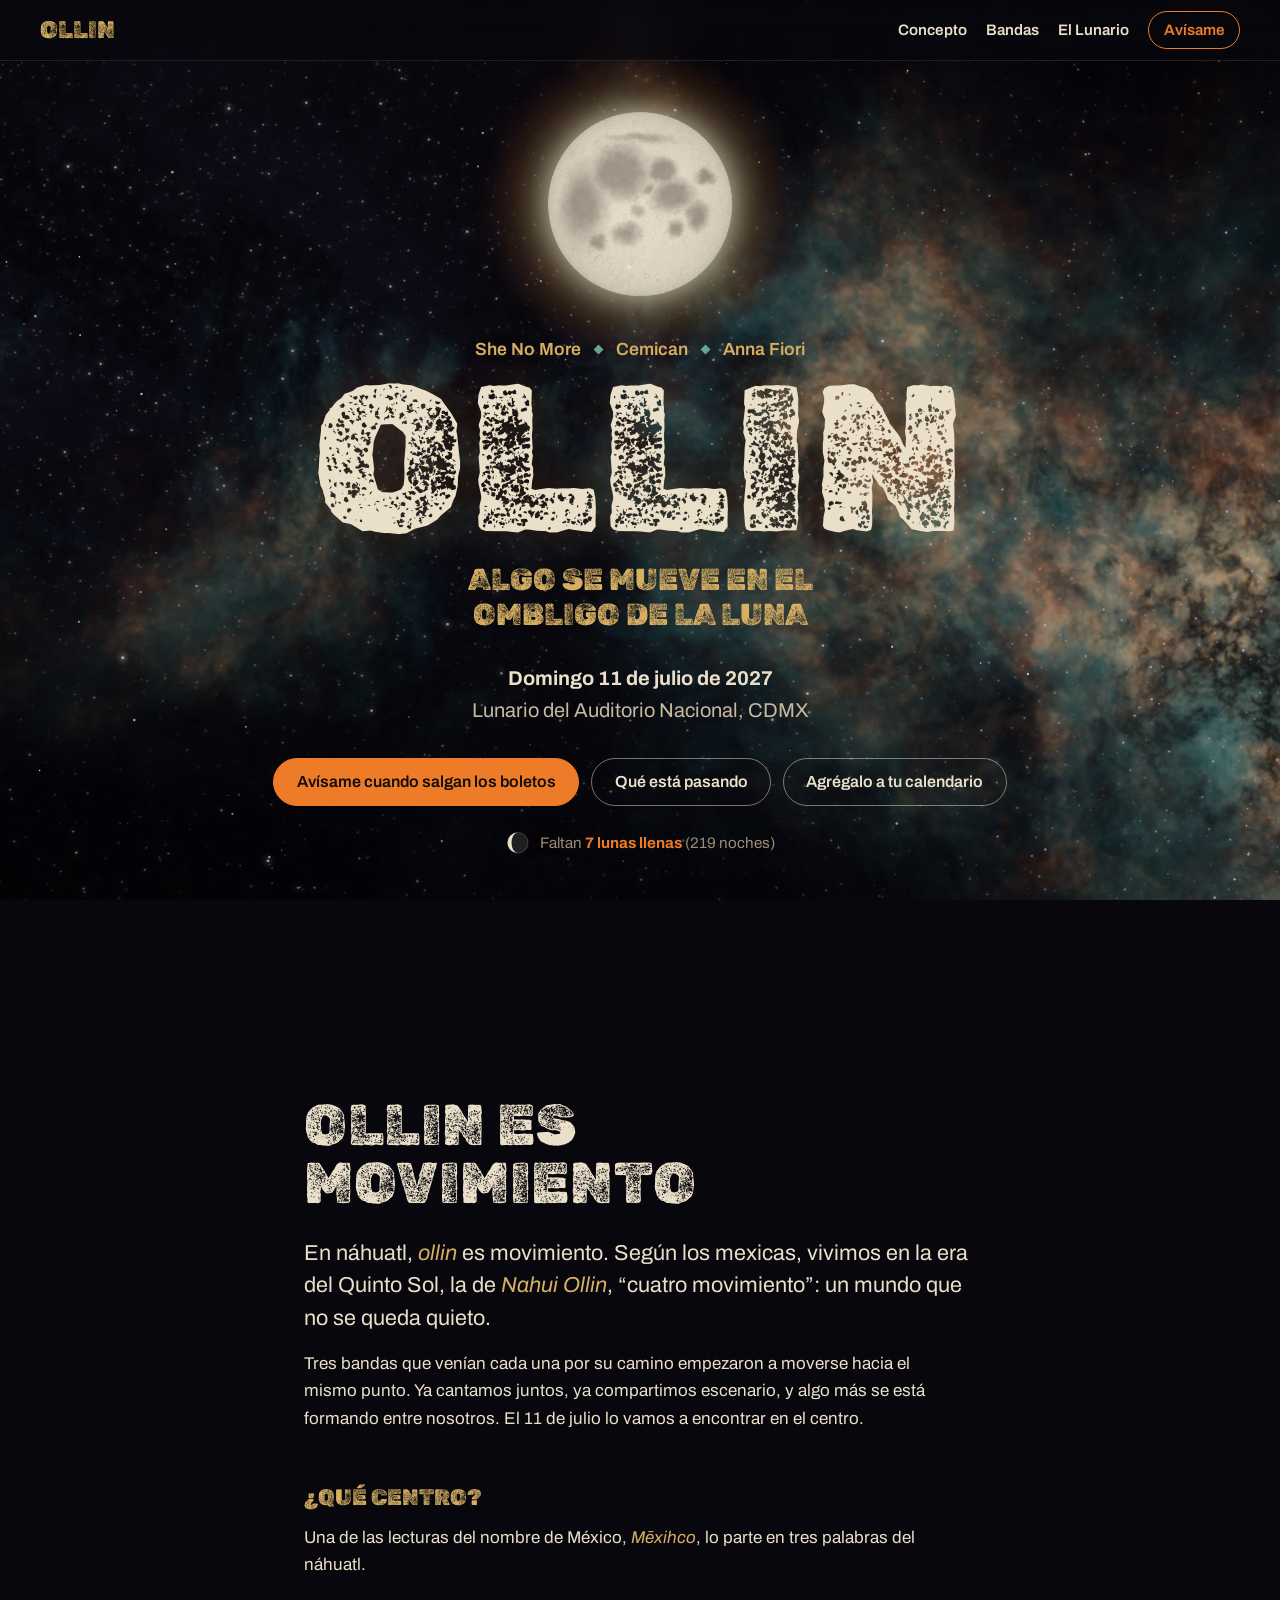
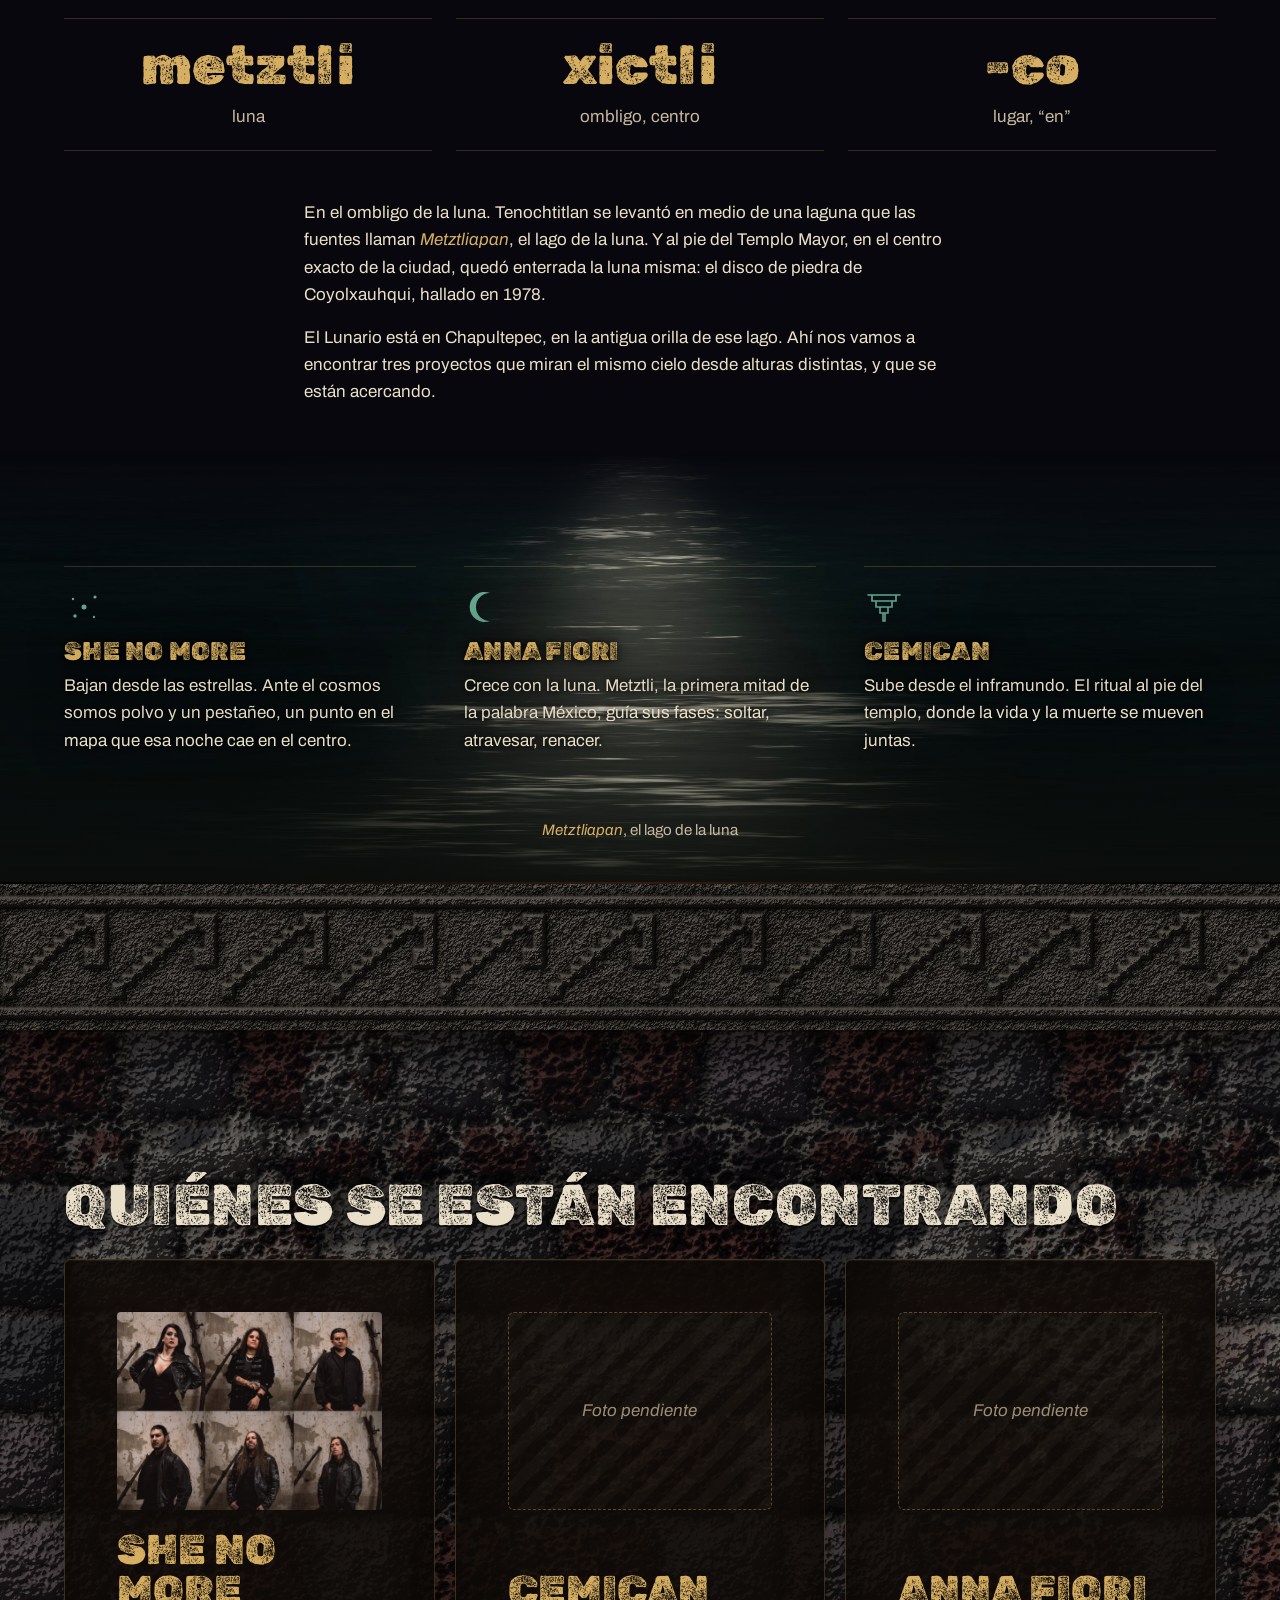
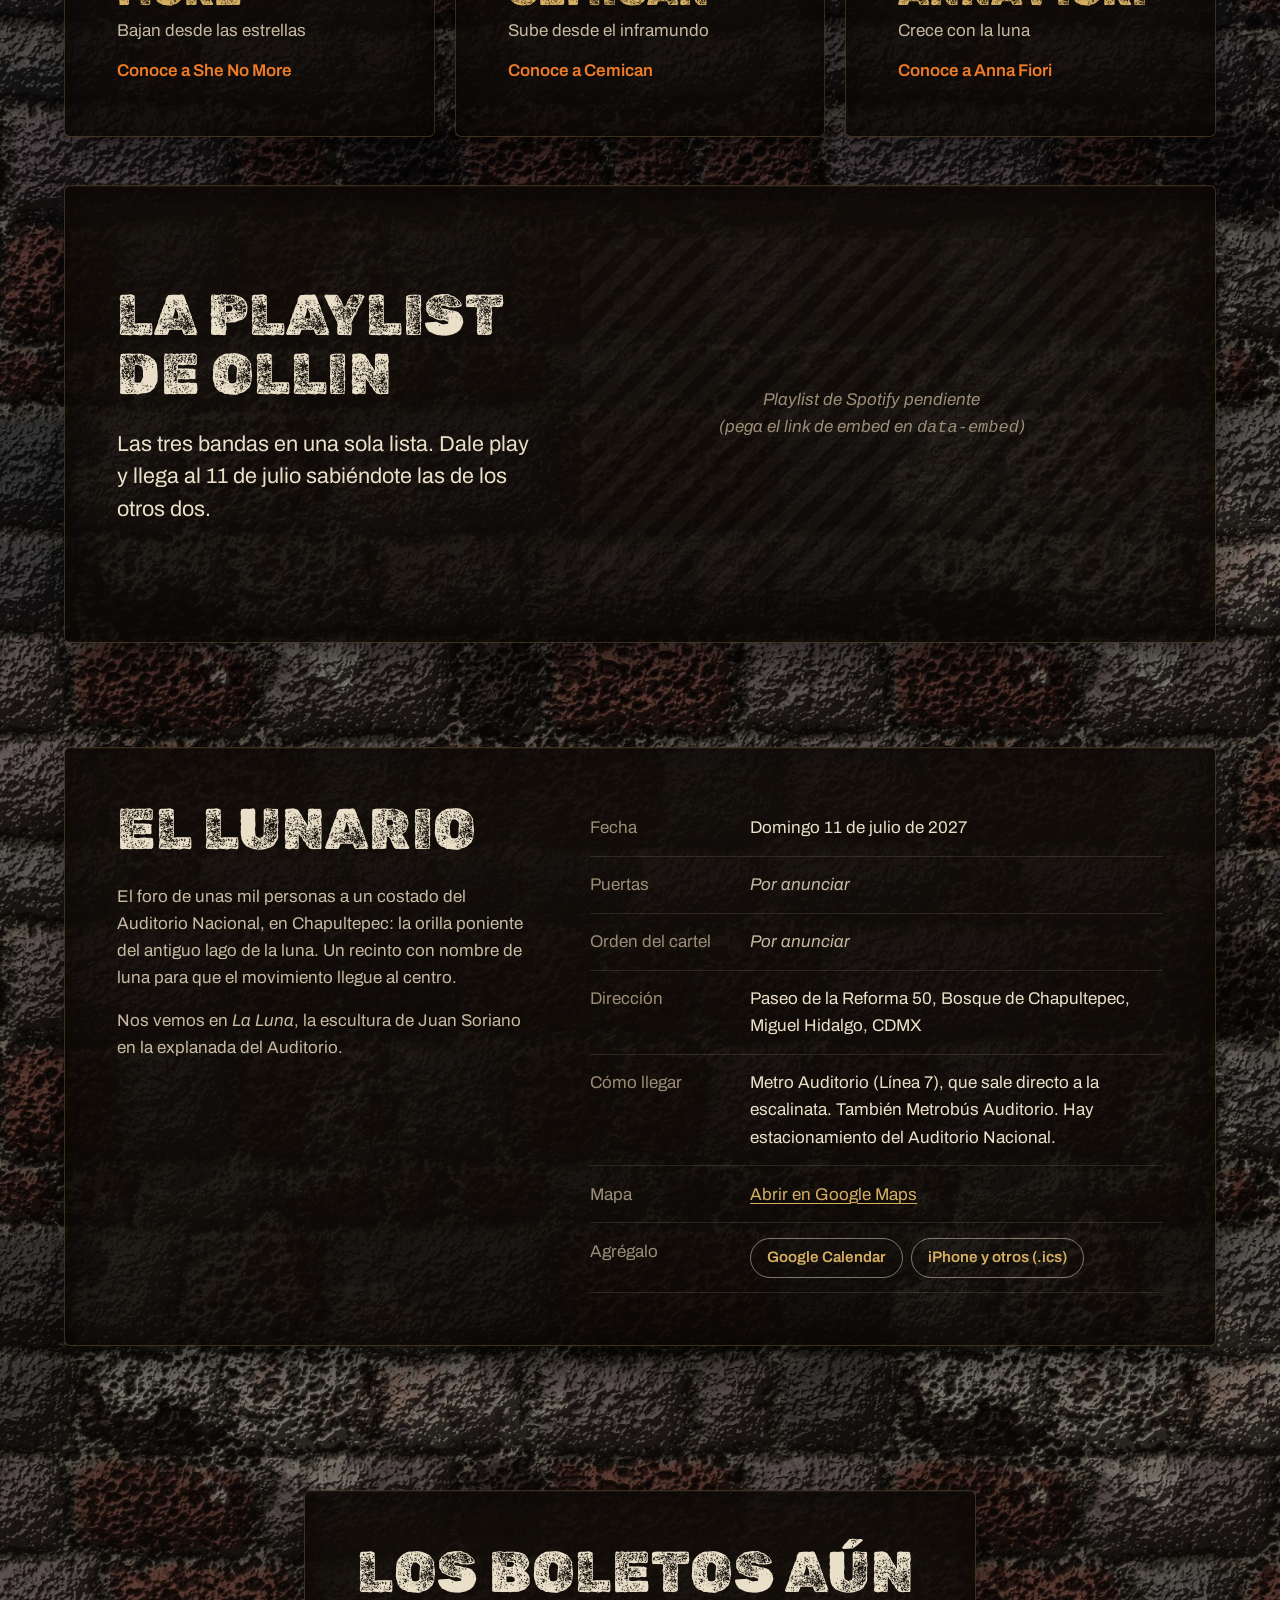
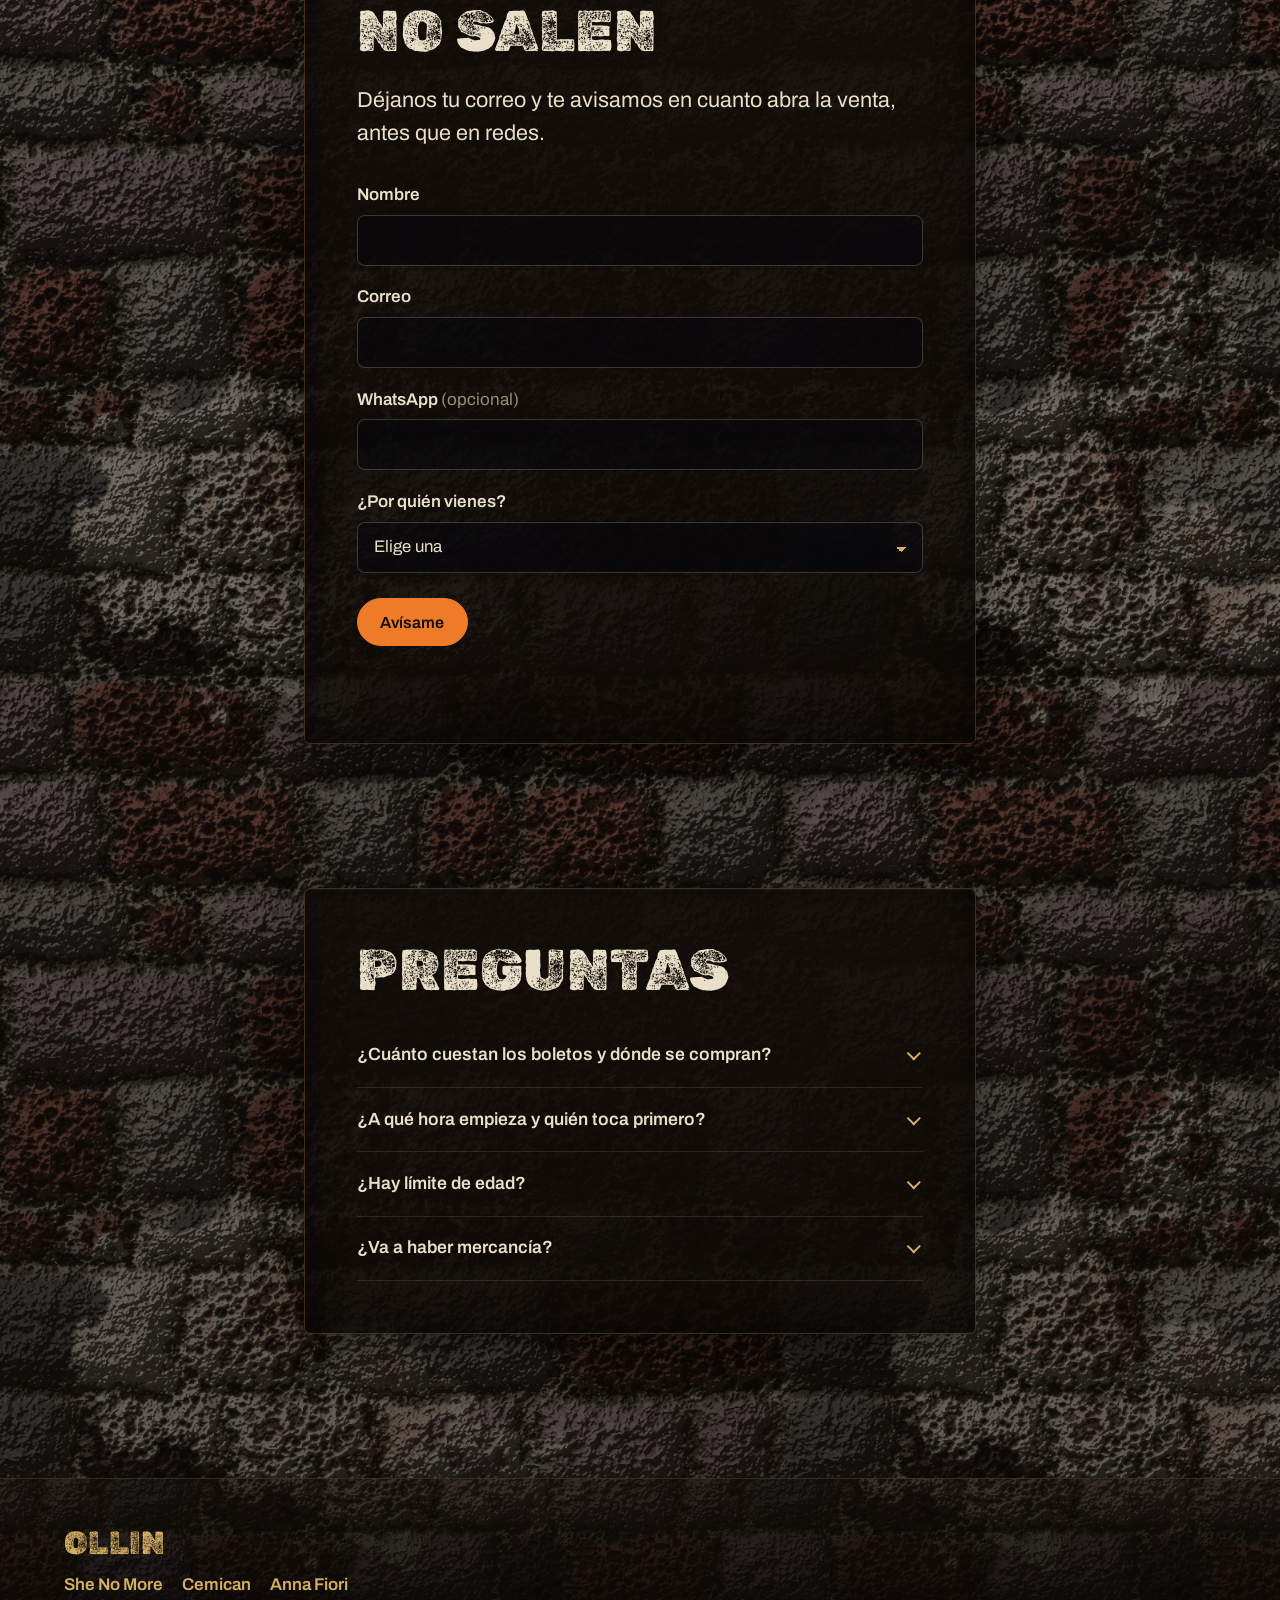
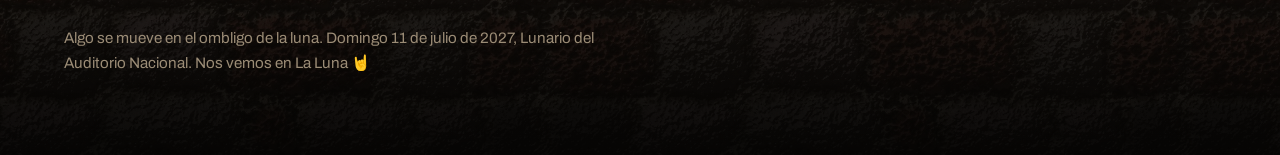
<file: ollin-web/index.html>
<!DOCTYPE html>
<html lang="es">
<head>
  <meta charset="utf-8">
  <meta name="viewport" content="width=device-width, initial-scale=1">
  <title>Ollin · Algo se mueve en el ombligo de la luna · Lunario, 11 de julio de 2027</title>
  <meta name="description" content="Ollin: algo se mueve en el ombligo de la luna. She No More, Cemican y Anna Fiori se encuentran en el Lunario del Auditorio Nacional el domingo 11 de julio de 2027.">
  <meta name="theme-color" content="#120E1E">

  <!-- Vista previa al compartir (WhatsApp, Facebook, X). Cambia la URL cuando tengas dominio. -->
  <meta property="og:type" content="website">
  <meta property="og:title" content="Ollin: algo se mueve en el ombligo de la luna">
  <meta property="og:description" content="She No More, Cemican y Anna Fiori se encuentran en el Lunario del Auditorio Nacional. Domingo 11 de julio de 2027.">
  <meta property="og:image" content="og-image.jpg">
  <meta name="twitter:card" content="summary_large_image">

  <link rel="icon" href="favicon.svg" type="image/svg+xml">
  <link rel="preconnect" href="https://fonts.googleapis.com">
  <link rel="preconnect" href="https://fonts.gstatic.com" crossorigin>
  <link href="https://fonts.googleapis.com/css2?family=Archivo:wdth,wght@75..125,300..800&family=Rubik+Dirt&display=swap" rel="stylesheet">
  <link rel="stylesheet" href="styles.css">
</head>
<body>

<a class="skip" href="#concepto">Saltar al contenido</a>

<!-- ============ HERO ============ -->
<div class="cosmos" aria-hidden="true">
  <div class="cosmos__layer" data-depth="0.06"><div class="cosmos__nebula cosmos__nebula--a"></div></div>
  <div class="cosmos__layer" data-depth="0.16"><div class="cosmos__nebula cosmos__nebula--b"></div></div>
  <div class="cosmos__layer" data-depth="0.28"><div class="cosmos__nebula cosmos__nebula--c"></div></div>
</div>
<canvas class="sky" id="sky" aria-hidden="true"></canvas>

<nav class="nav" aria-label="Principal">
  <a class="nav__logo" href="index.html">Ollin</a>
  <div class="nav__links">
    <a href="#concepto">Concepto</a>
    <a href="#bandas">Bandas</a>
    <a href="#lugar">El Lunario</a>
    <a class="nav__cta" href="#avisame">Avísame</a>
  </div>
</nav>

<header class="hero" id="inicio">

  <div class="hero__inner">
    <div class="luna" aria-hidden="true">
      <div class="luna__halo"></div>
      <img class="luna__disc" src="img/moon.png" alt="" width="720" height="720">
    </div>

    <div class="hero__text">
      <p class="hero__lineup">
        <span class="c-snm">She No More</span>
        <span class="c-cem">Cemican</span>
        <span class="c-anna">Anna Fiori</span>
      </p>
      <h1 class="hero__title">Ollin</h1>
      <p class="hero__tagline">Algo se mueve en el ombligo de la luna</p>

      <div class="hero__when">
        <p><time datetime="2027-07-11">Domingo 11 de julio de 2027</time></p>
        <p>Lunario del Auditorio Nacional, CDMX</p>
      </div>

      <div class="hero__actions">
        <a class="btn btn--primary" href="#avisame">Avísame cuando salgan los boletos</a>
        <a class="btn btn--ghost" href="#concepto">Qué está pasando</a>
        <a class="btn btn--ghost" href="#lugar">Agrégalo a tu calendario</a>
      </div>

      <p class="hero__count" id="countdown" aria-live="polite"><svg class="fase" id="fase" viewBox="0 0 40 40" aria-hidden="true"></svg><span id="countdown-text"></span></p>
    </div>
  </div>
</header>

<main>

<!-- ============ CONCEPTO ============ -->
<section class="concepto" id="concepto">
  <div class="wrap wrap--narrow">
    <h2 class="h-display">Ollin es movimiento</h2>
    <p class="lead">En náhuatl, <i lang="nah">ollin</i> es movimiento. Según los mexicas, vivimos en la era del Quinto Sol, la de <i lang="nah">Nahui Ollin</i>, “cuatro movimiento”: un mundo que no se queda quieto.</p>
    <p>Tres bandas que venían cada una por su camino empezaron a moverse hacia el mismo punto. Ya cantamos juntos, ya compartimos escenario, y algo más se está formando entre nosotros. El 11 de julio lo vamos a encontrar en el centro.</p>
    <h3 class="concepto__sub">¿Qué centro?</h3>
    <p>Una de las lecturas del nombre de México, <i lang="nah">Mēxihco</i>, lo parte en tres palabras del náhuatl.</p>
  </div>

  <div class="wrap">
    <dl class="etimo">
      <div><dt lang="nah">metztli</dt><dd>luna</dd></div>
      <div><dt lang="nah">xictli</dt><dd>ombligo, centro</dd></div>
      <div><dt lang="nah">-co</dt><dd>lugar, “en”</dd></div>
    </dl>
  </div>

  <div class="wrap wrap--narrow">
    <p>En el ombligo de la luna. Tenochtitlan se levantó en medio de una laguna que las fuentes llaman <i lang="nah">Metztliapan</i>, el lago de la luna. Y al pie del Templo Mayor, en el centro exacto de la ciudad, quedó enterrada la luna misma: el disco de piedra de Coyolxauhqui, hallado en 1978.</p>
    <p>El Lunario está en Chapultepec, en la antigua orilla de ese lago. Ahí nos vamos a encontrar tres proyectos que miran el mismo cielo desde alturas distintas, y que se están acercando.</p>
  </div>


</section>





<!-- ============ LAGO: Metztliapan ============
     El agua empieza con las tres miradas y llega hasta la orilla de piedra. -->
<div class="lago">
  <div class="lago__agua" aria-hidden="true"></div>
  <canvas class="lago__olas" id="lago-olas" aria-hidden="true"></canvas>
  <div class="lago__reflejo" aria-hidden="true"></div>
  <canvas class="lago__brillos" id="lago-brillos" aria-hidden="true"></canvas>
  <section class="miradas-sec" aria-label="Las tres alturas del cielo">
  <div class="wrap">
    <ul class="miradas">
      <li class="mirada mirada--snm">
        <svg class="mirada__glyph" viewBox="0 0 40 40" aria-hidden="true"><circle cx="20" cy="20" r="2.5"/><circle cx="9" cy="12" r="1.2"/><circle cx="31" cy="10" r="1.6"/><circle cx="30" cy="30" r="1.2"/><circle cx="11" cy="29" r="1.8"/></svg>
        <h3>She No More</h3>
        <p>Bajan desde las estrellas. Ante el cosmos somos polvo y un pestañeo, un punto en el mapa que esa noche cae en el centro.</p>
      </li>
      <li class="mirada mirada--anna">
        <svg class="mirada__glyph" viewBox="0 0 40 40" aria-hidden="true"><path d="M26 6a15 15 0 1 0 0 28a12 12 0 1 1 0-28z"/></svg>
        <h3>Anna Fiori</h3>
        <p>Crece con la luna. Metztli, la primera mitad de la palabra México, guía sus fases: soltar, atravesar, renacer.</p>
      </li>
      <li class="mirada mirada--cem">
        <svg class="mirada__glyph" viewBox="0 0 40 40" aria-hidden="true"><path d="M4 8h32M8 8v6h24V8M12 14v6h16v-6M16 20v6h8v-6M19 26v8h2v-8"/></svg>
        <h3>Cemican</h3>
        <p>Sube desde el inframundo. El ritual al pie del templo, donde la vida y la muerte se mueven juntas.</p>
      </li>
    </ul>
  </div>
  </section>
  <p class="lago__nombre"><i lang="nah">Metztliapan</i>, el lago de la luna</p>
</div><!-- /lago -->

<!-- ============ TIERRA: desde aquí, la piedra ============ -->
<div class="tierra">
<div class="horizonte" aria-hidden="true"></div>

<!-- ============ BANDAS: tres puertas ============ -->
<section class="bandas" id="bandas" aria-labelledby="bandas-title">
  <div class="wrap">
    <h2 class="h-display" id="bandas-title">Quiénes se están encontrando</h2>
    <div class="puertas">
    <a class="puerta losa" href="she-no-more.html">
      <img class="puerta__foto puerta__img" src="img/bandas/she-no-more.jpg" alt="" loading="lazy">
      <span class="puerta__name">She No More</span>
      <span class="puerta__alt">Bajan desde las estrellas</span>
      <span class="puerta__cta">Conoce a She No More</span>
    </a>
    <a class="puerta losa" href="cemican.html">
      <!-- EDITAR: foto o logo de la banda (img/cemican.jpg) -->
      <span class="puerta__foto ph-box" aria-hidden="true"><span>Foto pendiente</span></span>
      <span class="puerta__name">Cemican</span>
      <span class="puerta__alt">Sube desde el inframundo</span>
      <span class="puerta__cta">Conoce a Cemican</span>
    </a>
    <a class="puerta losa" href="anna-fiori.html">
      <!-- EDITAR: foto o logo de la banda (img/anna-fiori.jpg) -->
      <span class="puerta__foto ph-box" aria-hidden="true"><span>Foto pendiente</span></span>
      <span class="puerta__name">Anna Fiori</span>
      <span class="puerta__alt">Crece con la luna</span>
      <span class="puerta__cta">Conoce a Anna Fiori</span>
    </a>
    </div>
  </div>
</section>

<!-- ============ PLAYLIST ============
     EDITAR: pega el link de embed de la playlist de Spotify en data-embed.
     En Spotify: playlist → Compartir → Insertar playlist → copia el src del iframe
     (se ve así: https://open.spotify.com/embed/playlist/XXXXXXXX). -->
<section class="playlist wrap" id="playlist" aria-labelledby="playlist-title">
  <div class="losa playlist__grid">
    <div>
      <h2 class="h-display" id="playlist-title">La playlist de Ollin</h2>
      <p class="lead">Las tres bandas en una sola lista. Dale play y llega al 11 de julio sabiéndote las de los otros dos.</p>
    </div>
    <div class="playlist__player" id="playlist-player" data-embed="">
      <div class="player ph-box"><span>Playlist de Spotify pendiente<br>(pega el link de embed en <code>data-embed</code>)</span></div>
    </div>
  </div>
</section>

<!-- ============ LUGAR ============ -->
<section class="lugar" id="lugar" aria-labelledby="lugar-title">
  <div class="wrap lugar__grid losa">
    <div>
      <h2 class="h-display" id="lugar-title">El Lunario</h2>
      <p>El foro de unas mil personas a un costado del Auditorio Nacional, en Chapultepec: la orilla poniente del antiguo lago de la luna. Un recinto con nombre de luna para que el movimiento llegue al centro.</p>
      <p>Nos vemos en <cite>La Luna</cite>, la escultura de Juan Soriano en la explanada del Auditorio.</p>
    </div>
    <dl class="lugar__facts">
      <div><dt>Fecha</dt><dd><time datetime="2027-07-11">Domingo 11 de julio de 2027</time></dd></div>
      <div><dt>Puertas</dt><dd class="tbd">Por anunciar</dd></div>
      <div><dt>Orden del cartel</dt><dd class="tbd">Por anunciar</dd></div>
      <div><dt>Dirección</dt><dd>Paseo de la Reforma 50, Bosque de Chapultepec, Miguel Hidalgo, CDMX</dd></div>
      <div><dt>Cómo llegar</dt><dd>Metro Auditorio (Línea 7), que sale directo a la escalinata. También Metrobús Auditorio. Hay estacionamiento del Auditorio Nacional.</dd></div>
      <div><dt>Mapa</dt><dd><a href="https://maps.google.com/?q=Lunario+del+Auditorio+Nacional" rel="noopener">Abrir en Google Maps</a></dd></div>
      <div><dt>Agrégalo</dt><dd class="cal">
        <!-- EDITAR: cuando confirmen la hora, ajústala aquí y en ollin.ics (ahora: 19:00 a 23:59) -->
        <a class="btn btn--ghost" href="https://calendar.google.com/calendar/render?action=TEMPLATE&amp;text=Ollin%3A%20She%20No%20More%2C%20Cemican%20y%20Anna%20Fiori&amp;dates=20270711T190000%2F20270711T235900&amp;ctz=America%2FMexico_City&amp;location=Lunario%20del%20Auditorio%20Nacional%2C%20Paseo%20de%20la%20Reforma%2050%2C%20CDMX&amp;details=Algo%20se%20mueve%20en%20el%20ombligo%20de%20la%20luna." rel="noopener">Google Calendar</a>
        <a class="btn btn--ghost" href="ollin.ics" download>iPhone y otros (.ics)</a>
      </dd></div>
    </dl>
  </div>
</section>

<!-- ============ AVÍSAME ============ -->
<section class="avisame" id="avisame" aria-labelledby="avisame-title">
  <div class="wrap wrap--narrow losa">
    <h2 class="h-display" id="avisame-title">Los boletos aún no salen</h2>
    <p class="lead">Déjanos tu correo y te avisamos en cuanto abra la venta, antes que en redes.</p>

    <!-- Netlify Forms detecta este formulario automáticamente al hacer deploy -->
    <form class="form" name="avisame" method="POST" data-netlify="true" netlify-honeypot="bot-field" id="avisame-form">
      <input type="hidden" name="form-name" value="avisame">
      <p class="hp"><label>No llenes esto <input name="bot-field" tabindex="-1" autocomplete="off"></label></p>

      <div class="field">
        <label for="f-nombre">Nombre</label>
        <input id="f-nombre" name="nombre" type="text" autocomplete="given-name" required>
      </div>
      <div class="field">
        <label for="f-email">Correo</label>
        <input id="f-email" name="email" type="email" autocomplete="email" required>
      </div>
      <div class="field">
        <label for="f-whats">WhatsApp <span class="opt">(opcional)</span></label>
        <input id="f-whats" name="whatsapp" type="tel" autocomplete="tel" inputmode="tel">
      </div>
      <div class="field">
        <label for="f-fan">¿Por quién vienes?</label>
        <select id="f-fan" name="fanbase" required>
          <option value="" disabled selected>Elige una</option>
          <option value="She No More">She No More</option>
          <option value="Cemican">Cemican</option>
          <option value="Anna Fiori">Anna Fiori</option>
          <option value="Las tres">Las tres</option>
          <option value="Ninguna todavía">Ninguna todavía</option>
        </select>
      </div>

      <button class="btn btn--primary" type="submit">Avísame</button>
      <p class="form__status" id="form-status" role="status"></p>
    </form>
  </div>
</section>

<!-- ============ PREGUNTAS ============ -->
<section class="faq" id="preguntas" aria-labelledby="faq-title">
  <div class="wrap wrap--narrow losa">
    <h2 class="h-display" id="faq-title">Preguntas</h2>

    <details>
      <summary>¿Cuánto cuestan los boletos y dónde se compran?</summary>
      <p>Todavía no hay precios ni venta. Regístrate arriba y te avisamos en cuanto abra.</p>
    </details>
    <details>
      <summary>¿A qué hora empieza y quién toca primero?</summary>
      <p>El horario y el orden del cartel los anunciamos junto con la venta.</p>
    </details>
    <details>
      <summary>¿Hay límite de edad?</summary>
      <p>Lo confirmamos con el recinto y lo publicamos aquí.</p>
    </details>
    <details>
      <summary>¿Va a haber mercancía?</summary>
      <p>Sí, de las tres bandas. Los detalles llegan más cerca de la fecha.</p>
    </details>
  </div>
</section>

</div><!-- /tierra -->
</main>

<footer class="footer">
  <div class="wrap footer__grid">
    <p class="footer__name">Ollin</p>
    <p>
      <a href="#she-no-more" class="c-snm">She No More</a>
      <a href="#cemican" class="c-cem">Cemican</a>
      <a href="#anna-fiori" class="c-anna">Anna Fiori</a>
    </p>
    <p class="footer__small">Algo se mueve en el ombligo de la luna. Domingo 11 de julio de 2027, Lunario del Auditorio Nacional. Nos vemos en La Luna 🤘</p>
  </div>
</footer>

<script src="main.js"></script>
</body>
</html>
</file>
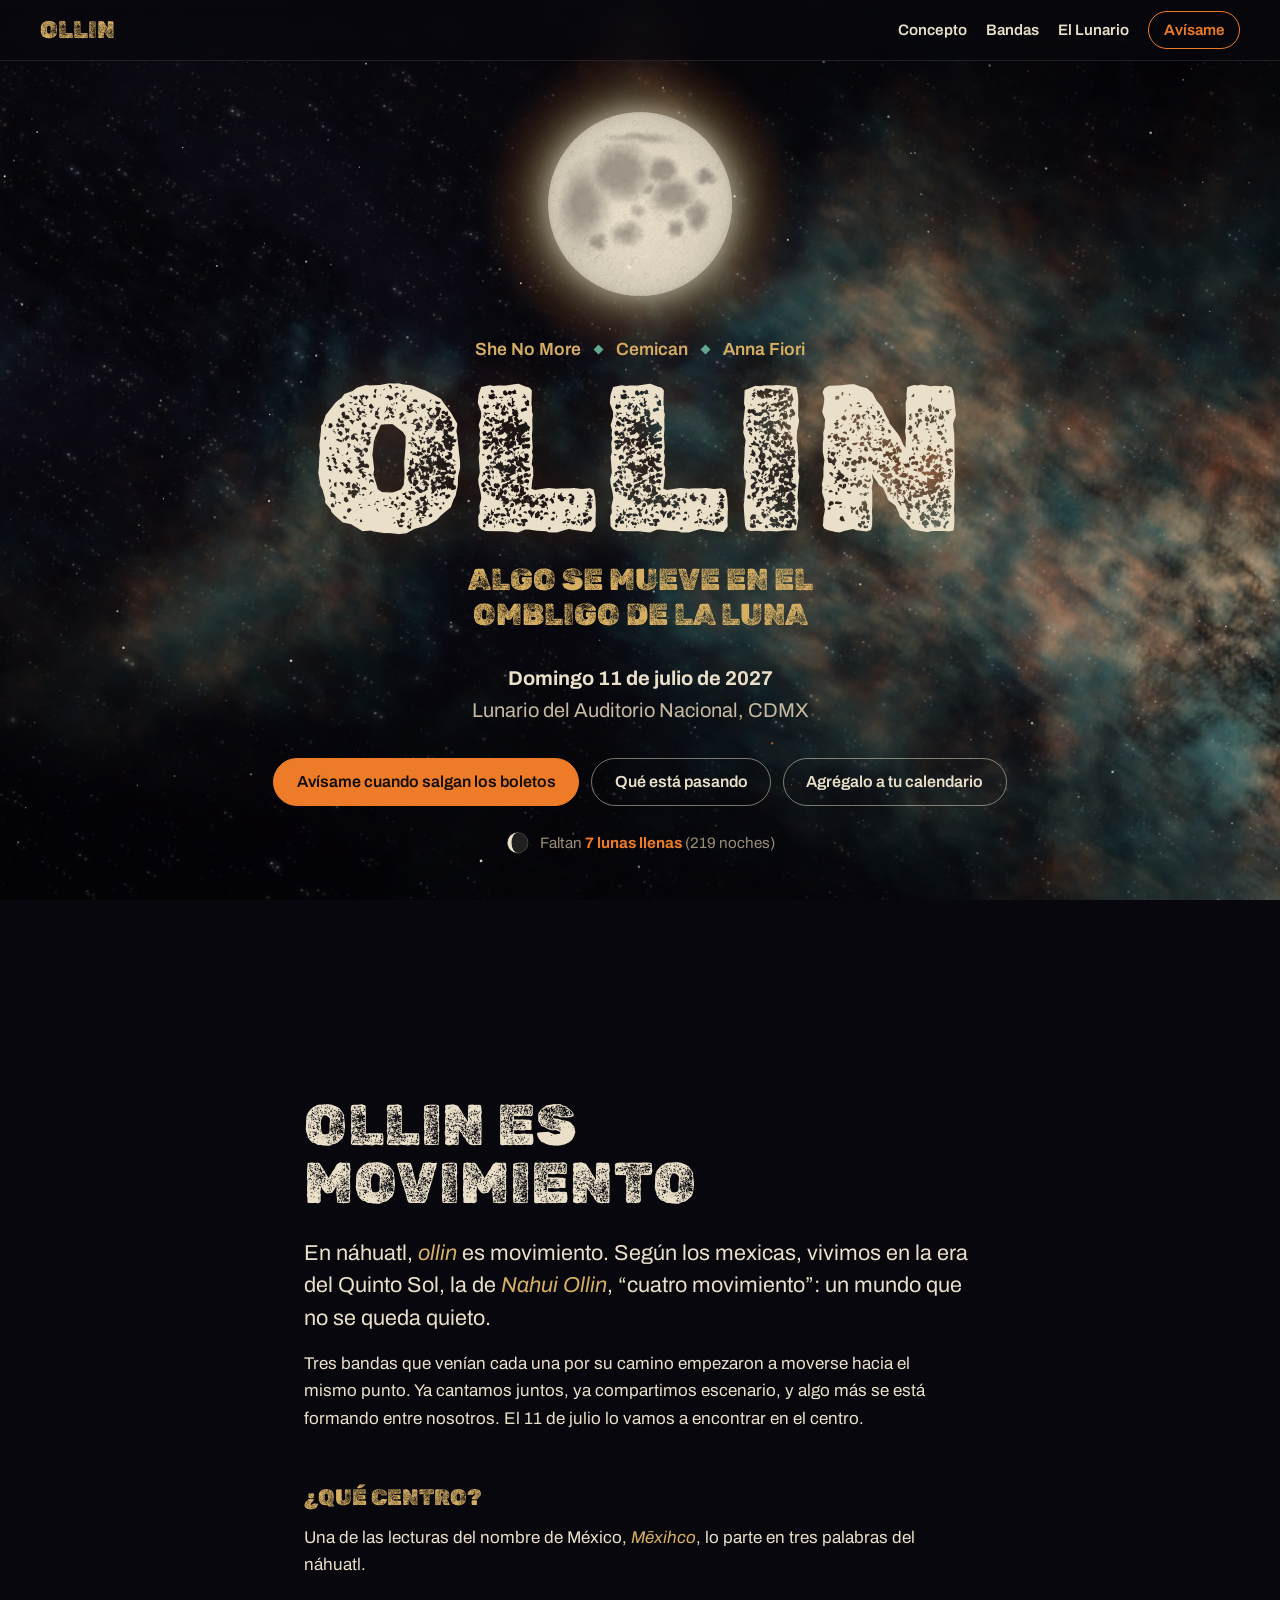
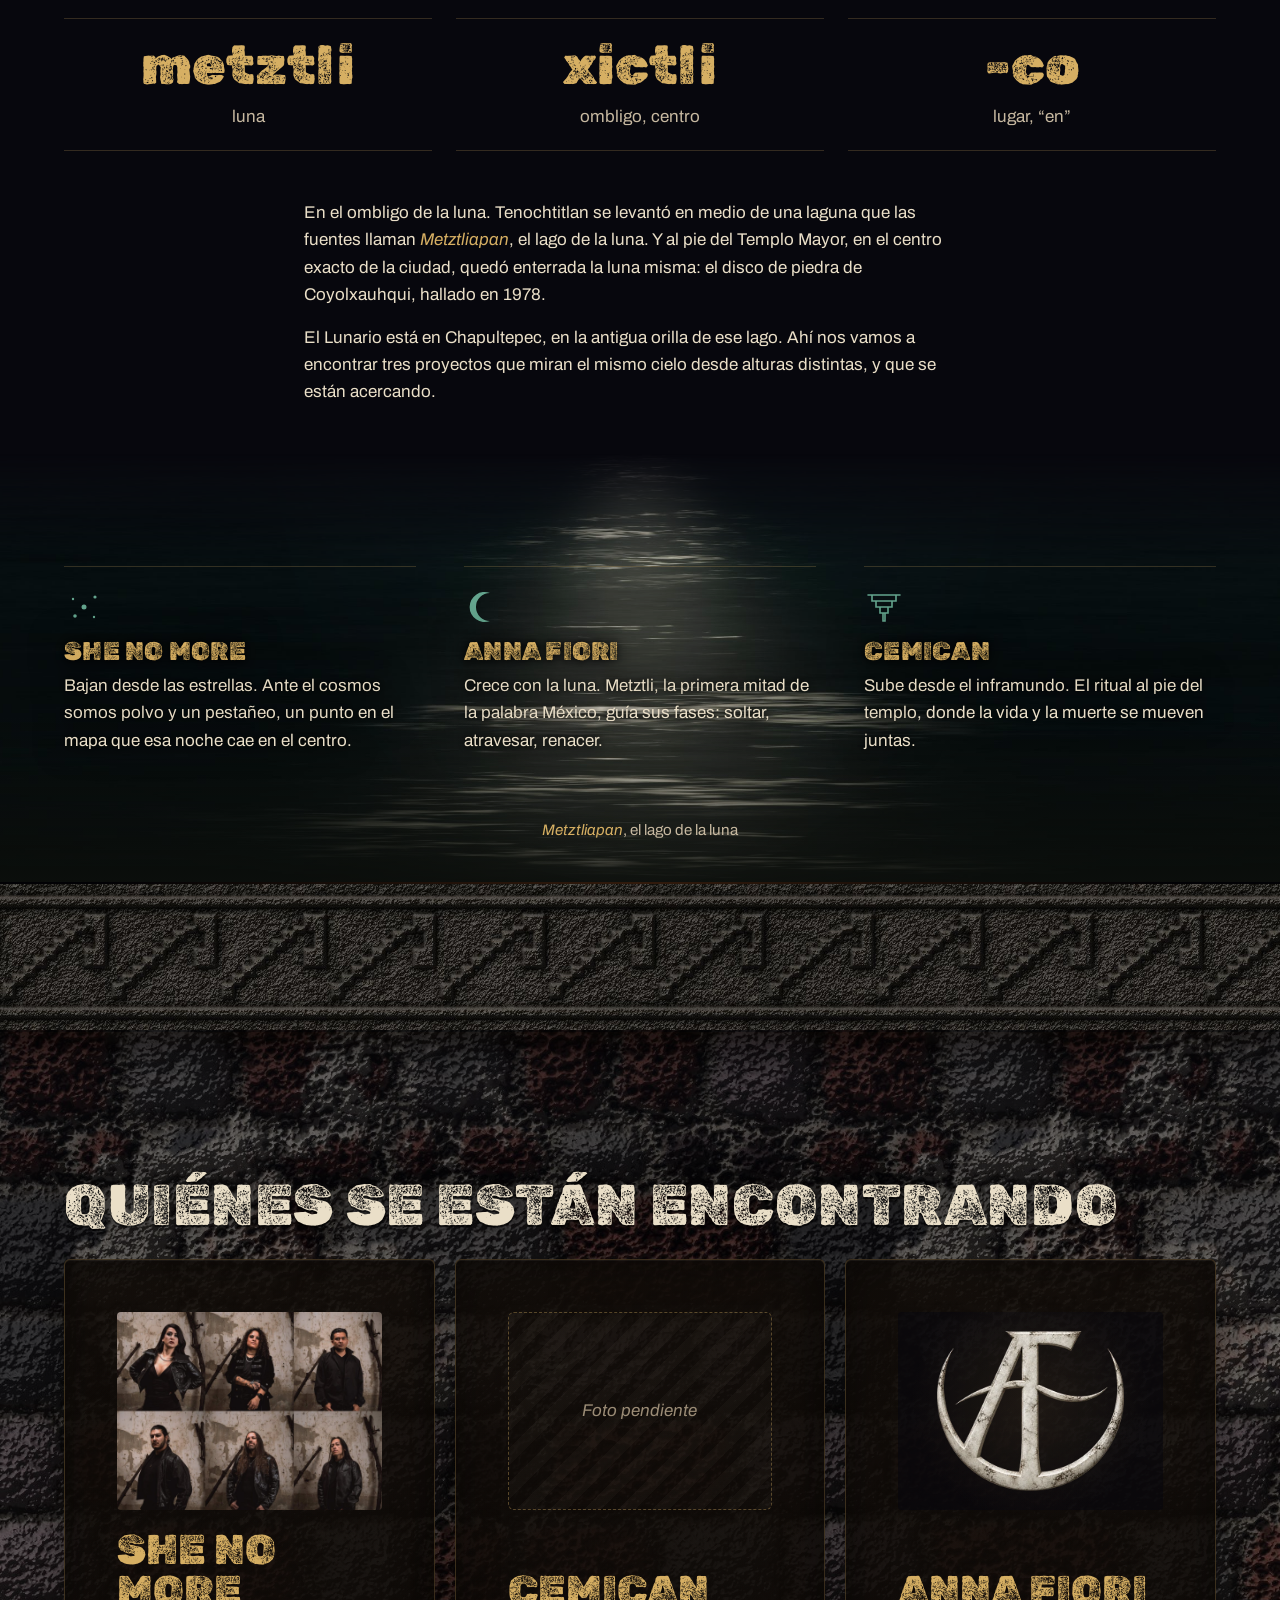
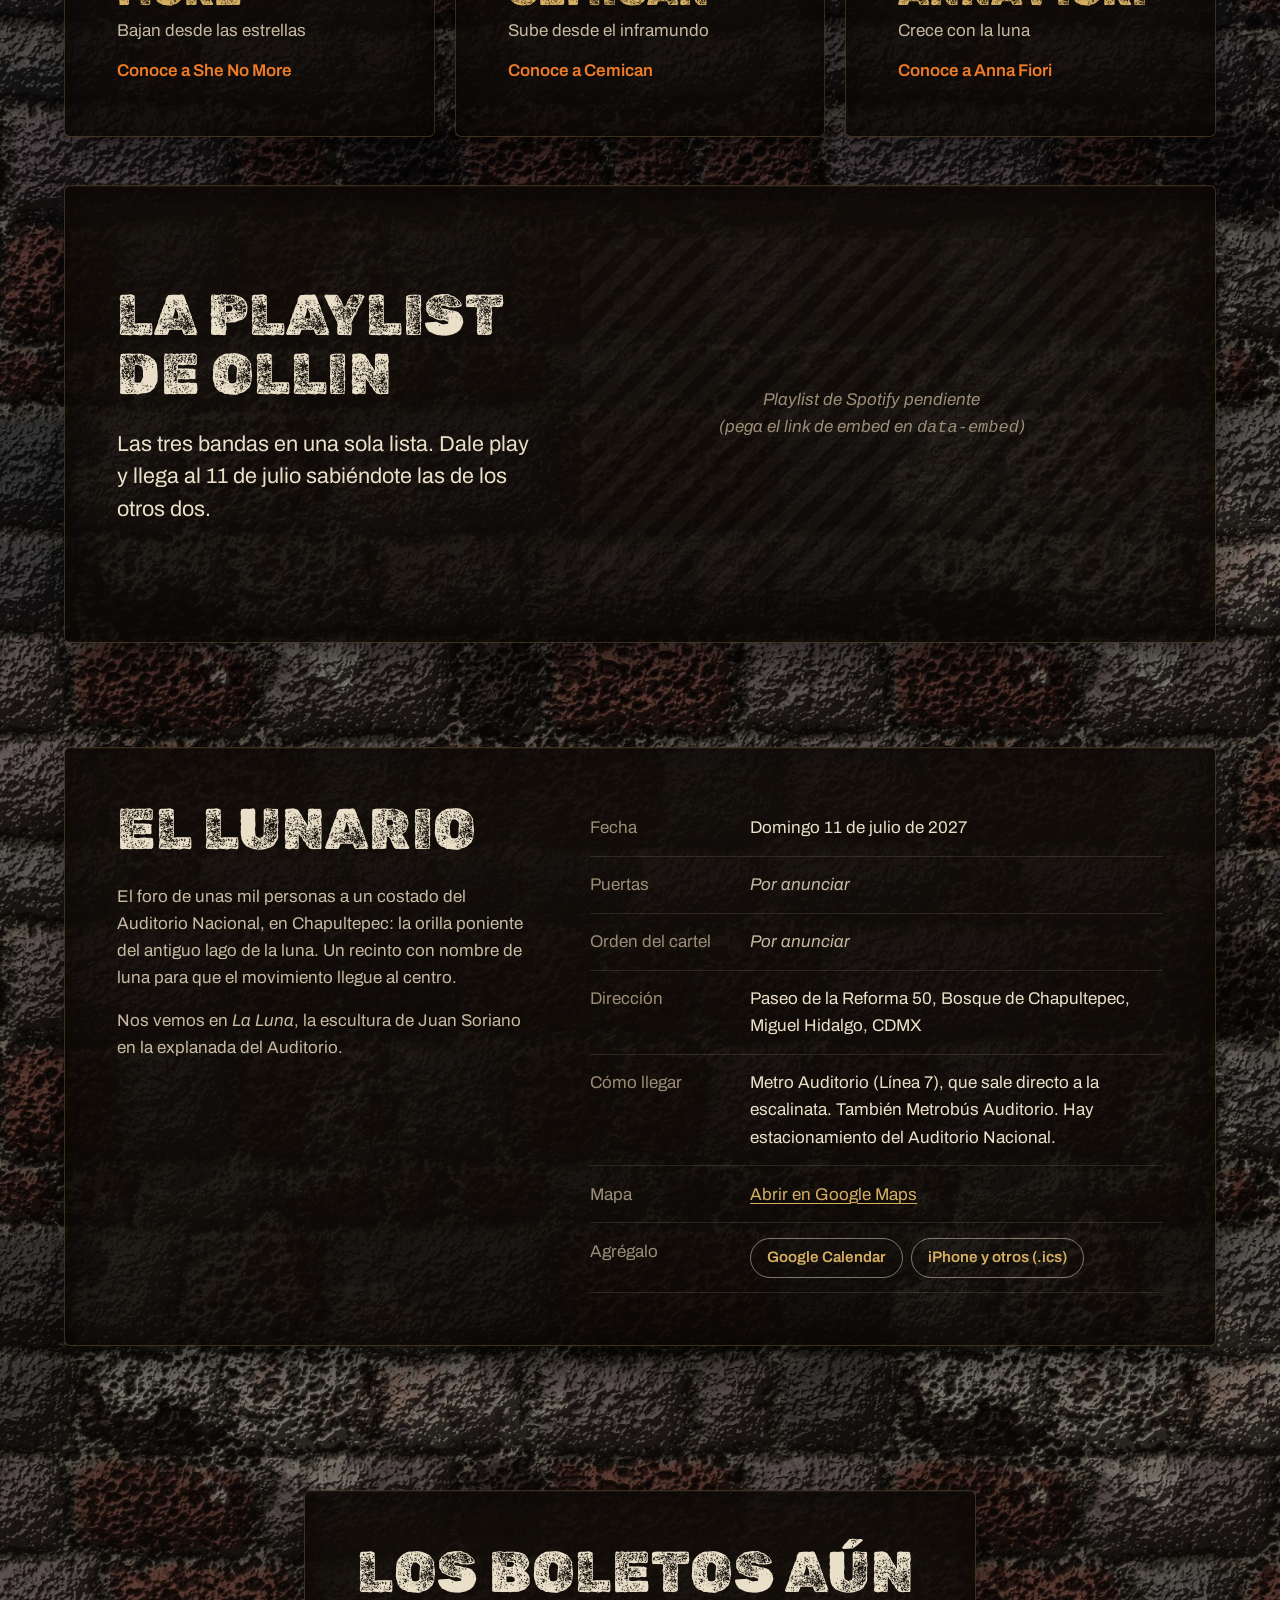
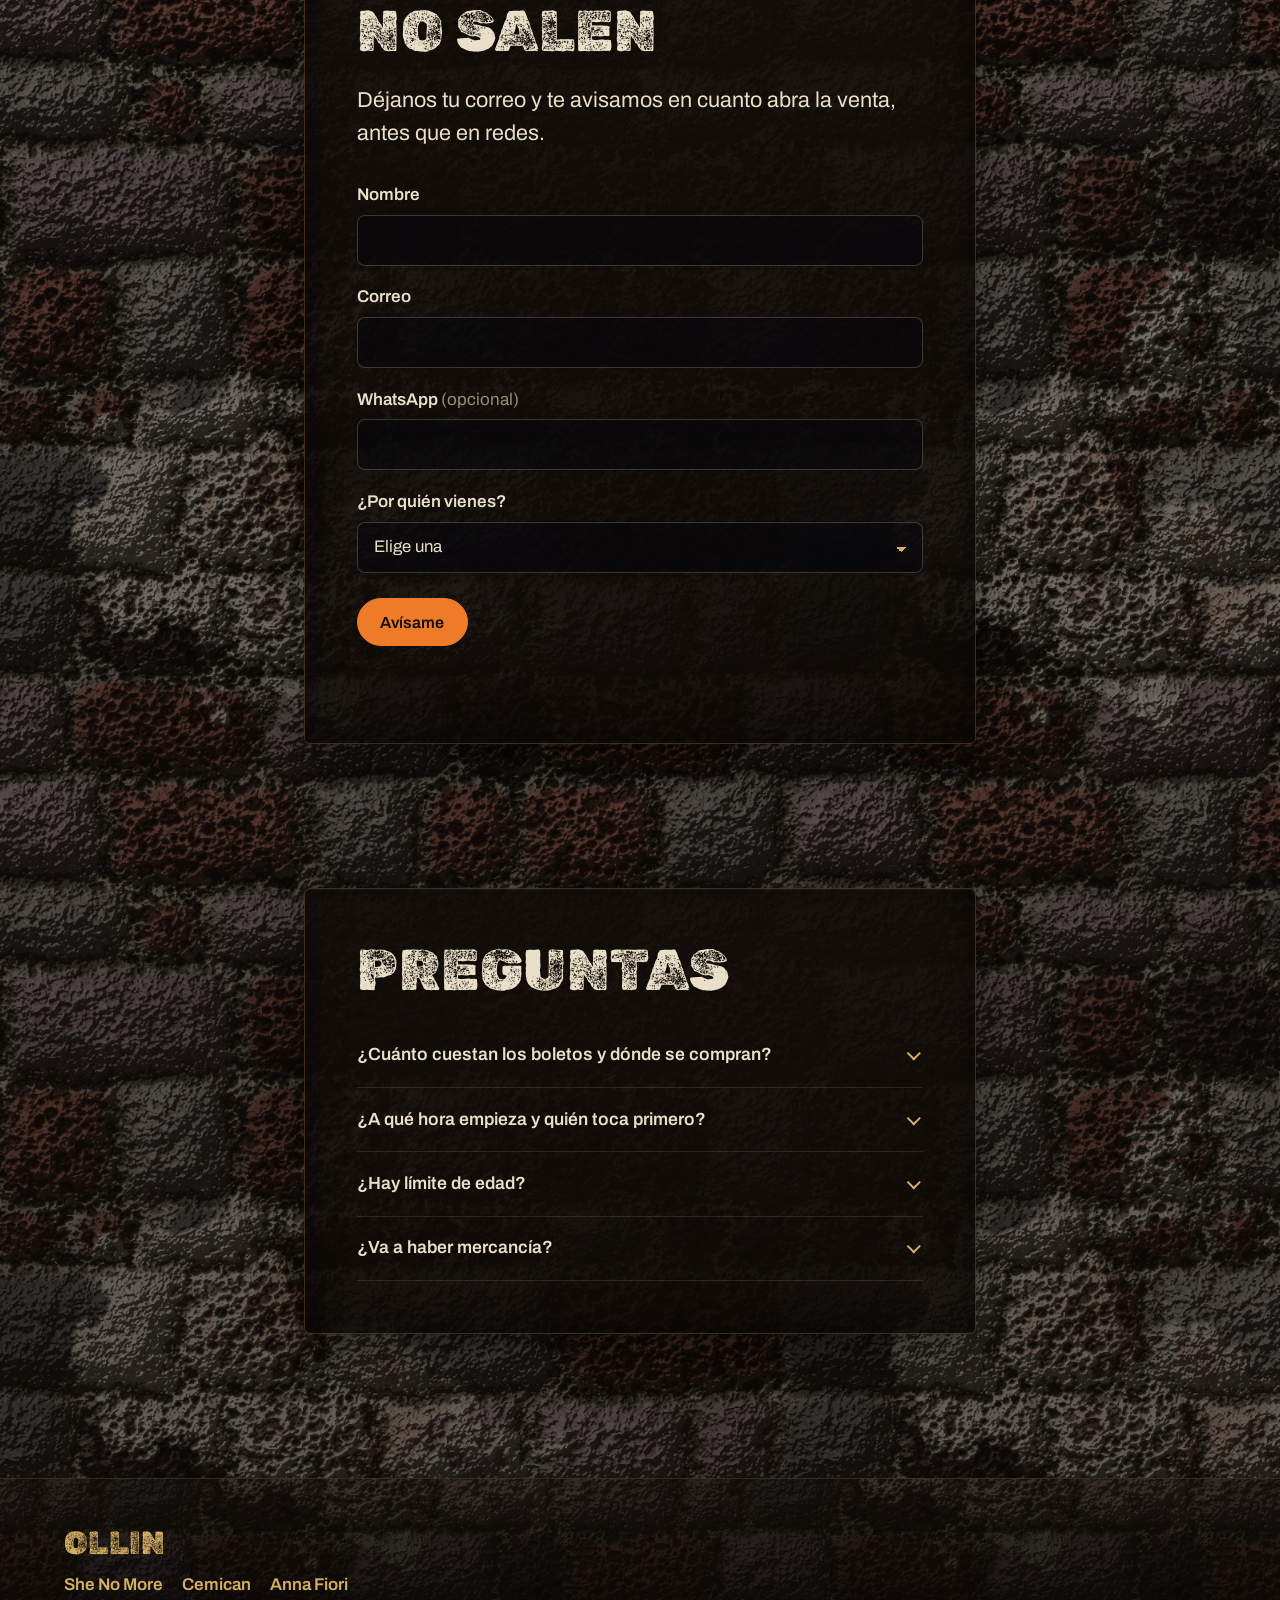
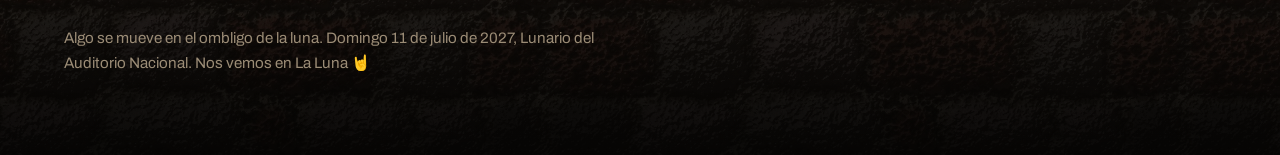
<file: ollin-web/ollin-web/index.html>
<!DOCTYPE html>
<html lang="es">
<head>
  <meta charset="utf-8">
  <meta name="viewport" content="width=device-width, initial-scale=1">
  <title>Ollin · Algo se mueve en el ombligo de la luna · Lunario, 11 de julio de 2027</title>
  <meta name="description" content="Ollin: algo se mueve en el ombligo de la luna. She No More, Cemican y Anna Fiori se encuentran en el Lunario del Auditorio Nacional el domingo 11 de julio de 2027.">
  <meta name="theme-color" content="#120E1E">

  <!-- Vista previa al compartir (WhatsApp, Facebook, X). Cambia la URL cuando tengas dominio. -->
  <meta property="og:type" content="website">
  <meta property="og:title" content="Ollin: algo se mueve en el ombligo de la luna">
  <meta property="og:description" content="She No More, Cemican y Anna Fiori se encuentran en el Lunario del Auditorio Nacional. Domingo 11 de julio de 2027.">
  <meta property="og:image" content="og-image.jpg">
  <meta name="twitter:card" content="summary_large_image">

  <link rel="icon" href="favicon.svg" type="image/svg+xml">
  <link rel="preconnect" href="https://fonts.googleapis.com">
  <link rel="preconnect" href="https://fonts.gstatic.com" crossorigin>
  <link href="https://fonts.googleapis.com/css2?family=Archivo:wdth,wght@75..125,300..800&family=Rubik+Dirt&display=swap" rel="stylesheet">
  <link rel="stylesheet" href="styles.css">
</head>
<body>

<a class="skip" href="#concepto">Saltar al contenido</a>

<!-- ============ HERO ============ -->
<div class="cosmos" aria-hidden="true">
  <div class="cosmos__layer" data-depth="0.06"><div class="cosmos__nebula cosmos__nebula--a"></div></div>
  <div class="cosmos__layer" data-depth="0.16"><div class="cosmos__nebula cosmos__nebula--b"></div></div>
  <div class="cosmos__layer" data-depth="0.28"><div class="cosmos__nebula cosmos__nebula--c"></div></div>
</div>
<canvas class="sky" id="sky" aria-hidden="true"></canvas>

<nav class="nav" aria-label="Principal">
  <a class="nav__logo" href="index.html">Ollin</a>
  <div class="nav__links">
    <a href="#concepto">Concepto</a>
    <a href="#bandas">Bandas</a>
    <a href="#lugar">El Lunario</a>
    <a class="nav__cta" href="#avisame">Avísame</a>
  </div>
</nav>

<header class="hero" id="inicio">

  <div class="hero__inner">
    <div class="luna" aria-hidden="true">
      <div class="luna__halo"></div>
      <img class="luna__disc" src="img/moon.png" alt="" width="720" height="720">
    </div>

    <div class="hero__text">
      <p class="hero__lineup">
        <span class="c-snm">She No More</span>
        <span class="c-cem">Cemican</span>
        <span class="c-anna">Anna Fiori</span>
      </p>
      <h1 class="hero__title">Ollin</h1>
      <p class="hero__tagline">Algo se mueve en el ombligo de la luna</p>

      <div class="hero__when">
        <p><time datetime="2027-07-11">Domingo 11 de julio de 2027</time></p>
        <p>Lunario del Auditorio Nacional, CDMX</p>
      </div>

      <div class="hero__actions">
        <a class="btn btn--primary" href="#avisame">Avísame cuando salgan los boletos</a>
        <a class="btn btn--ghost" href="#concepto">Qué está pasando</a>
        <a class="btn btn--ghost" href="#lugar">Agrégalo a tu calendario</a>
      </div>

      <p class="hero__count" id="countdown" aria-live="polite"><svg class="fase" id="fase" viewBox="0 0 40 40" aria-hidden="true"></svg><span id="countdown-text"></span></p>
    </div>
  </div>
</header>

<main>

<!-- ============ CONCEPTO ============ -->
<section class="concepto" id="concepto">
  <div class="wrap wrap--narrow">
    <h2 class="h-display">Ollin es movimiento</h2>
    <p class="lead">En náhuatl, <i lang="nah">ollin</i> es movimiento. Según los mexicas, vivimos en la era del Quinto Sol, la de <i lang="nah">Nahui Ollin</i>, “cuatro movimiento”: un mundo que no se queda quieto.</p>
    <p>Tres bandas que venían cada una por su camino empezaron a moverse hacia el mismo punto. Ya cantamos juntos, ya compartimos escenario, y algo más se está formando entre nosotros. El 11 de julio lo vamos a encontrar en el centro.</p>
    <h3 class="concepto__sub">¿Qué centro?</h3>
    <p>Una de las lecturas del nombre de México, <i lang="nah">Mēxihco</i>, lo parte en tres palabras del náhuatl.</p>
  </div>

  <div class="wrap">
    <dl class="etimo">
      <div><dt lang="nah">metztli</dt><dd>luna</dd></div>
      <div><dt lang="nah">xictli</dt><dd>ombligo, centro</dd></div>
      <div><dt lang="nah">-co</dt><dd>lugar, “en”</dd></div>
    </dl>
  </div>

  <div class="wrap wrap--narrow">
    <p>En el ombligo de la luna. Tenochtitlan se levantó en medio de una laguna que las fuentes llaman <i lang="nah">Metztliapan</i>, el lago de la luna. Y al pie del Templo Mayor, en el centro exacto de la ciudad, quedó enterrada la luna misma: el disco de piedra de Coyolxauhqui, hallado en 1978.</p>
    <p>El Lunario está en Chapultepec, en la antigua orilla de ese lago. Ahí nos vamos a encontrar tres proyectos que miran el mismo cielo desde alturas distintas, y que se están acercando.</p>
  </div>


</section>





<!-- ============ LAGO: Metztliapan ============
     El agua empieza con las tres miradas y llega hasta la orilla de piedra. -->
<div class="lago">
  <div class="lago__agua" aria-hidden="true"></div>
  <canvas class="lago__olas" id="lago-olas" aria-hidden="true"></canvas>
  <div class="lago__reflejo" aria-hidden="true"></div>
  <canvas class="lago__brillos" id="lago-brillos" aria-hidden="true"></canvas>
  <section class="miradas-sec" aria-label="Las tres alturas del cielo">
  <div class="wrap">
    <ul class="miradas">
      <li class="mirada mirada--snm">
        <svg class="mirada__glyph" viewBox="0 0 40 40" aria-hidden="true"><circle cx="20" cy="20" r="2.5"/><circle cx="9" cy="12" r="1.2"/><circle cx="31" cy="10" r="1.6"/><circle cx="30" cy="30" r="1.2"/><circle cx="11" cy="29" r="1.8"/></svg>
        <h3>She No More</h3>
        <p>Bajan desde las estrellas. Ante el cosmos somos polvo y un pestañeo, un punto en el mapa que esa noche cae en el centro.</p>
      </li>
      <li class="mirada mirada--anna">
        <svg class="mirada__glyph" viewBox="0 0 40 40" aria-hidden="true"><path d="M26 6a15 15 0 1 0 0 28a12 12 0 1 1 0-28z"/></svg>
        <h3>Anna Fiori</h3>
        <p>Crece con la luna. Metztli, la primera mitad de la palabra México, guía sus fases: soltar, atravesar, renacer.</p>
      </li>
      <li class="mirada mirada--cem">
        <svg class="mirada__glyph" viewBox="0 0 40 40" aria-hidden="true"><path d="M4 8h32M8 8v6h24V8M12 14v6h16v-6M16 20v6h8v-6M19 26v8h2v-8"/></svg>
        <h3>Cemican</h3>
        <p>Sube desde el inframundo. El ritual al pie del templo, donde la vida y la muerte se mueven juntas.</p>
      </li>
    </ul>
  </div>
  </section>
  <p class="lago__nombre"><i lang="nah">Metztliapan</i>, el lago de la luna</p>
</div><!-- /lago -->

<!-- ============ TIERRA: desde aquí, la piedra ============ -->
<div class="tierra">
<div class="horizonte" aria-hidden="true"></div>

<!-- ============ BANDAS: tres puertas ============ -->
<section class="bandas" id="bandas" aria-labelledby="bandas-title">
  <div class="wrap">
    <h2 class="h-display" id="bandas-title">Quiénes se están encontrando</h2>
    <div class="puertas">
    <a class="puerta losa" href="she-no-more.html">
      <img class="puerta__foto puerta__img" src="img/bandas/she-no-more.jpg" alt="" loading="lazy">
      <span class="puerta__name">She No More</span>
      <span class="puerta__alt">Bajan desde las estrellas</span>
      <span class="puerta__cta">Conoce a She No More</span>
    </a>
    <a class="puerta losa" href="cemican.html">
      <!-- EDITAR: foto o logo de la banda (img/cemican.jpg) -->
      <span class="puerta__foto ph-box" aria-hidden="true"><span>Foto pendiente</span></span>
      <span class="puerta__name">Cemican</span>
      <span class="puerta__alt">Sube desde el inframundo</span>
      <span class="puerta__cta">Conoce a Cemican</span>
    </a>
    <a class="puerta losa" href="anna-fiori.html">
      <!-- EDITAR: foto o logo de la banda (img/anna-fiori.jpg) -->
      <img class="puerta__foto puerta__img puerta__img--marca" src="img/bandas/anna-fiori-insignia.webp" alt="" loading="lazy">
      <span class="puerta__name">Anna Fiori</span>
      <span class="puerta__alt">Crece con la luna</span>
      <span class="puerta__cta">Conoce a Anna Fiori</span>
    </a>
    </div>
  </div>
</section>

<!-- ============ PLAYLIST ============
     EDITAR: pega el link de embed de la playlist de Spotify en data-embed.
     En Spotify: playlist → Compartir → Insertar playlist → copia el src del iframe
     (se ve así: https://open.spotify.com/embed/playlist/XXXXXXXX). -->
<section class="playlist wrap" id="playlist" aria-labelledby="playlist-title">
  <div class="losa playlist__grid">
    <div>
      <h2 class="h-display" id="playlist-title">La playlist de Ollin</h2>
      <p class="lead">Las tres bandas en una sola lista. Dale play y llega al 11 de julio sabiéndote las de los otros dos.</p>
    </div>
    <div class="playlist__player" id="playlist-player" data-embed="">
      <div class="player ph-box"><span>Playlist de Spotify pendiente<br>(pega el link de embed en <code>data-embed</code>)</span></div>
    </div>
  </div>
</section>

<!-- ============ LUGAR ============ -->
<section class="lugar" id="lugar" aria-labelledby="lugar-title">
  <div class="wrap lugar__grid losa">
    <div>
      <h2 class="h-display" id="lugar-title">El Lunario</h2>
      <p>El foro de unas mil personas a un costado del Auditorio Nacional, en Chapultepec: la orilla poniente del antiguo lago de la luna. Un recinto con nombre de luna para que el movimiento llegue al centro.</p>
      <p>Nos vemos en <cite>La Luna</cite>, la escultura de Juan Soriano en la explanada del Auditorio.</p>
    </div>
    <dl class="lugar__facts">
      <div><dt>Fecha</dt><dd><time datetime="2027-07-11">Domingo 11 de julio de 2027</time></dd></div>
      <div><dt>Puertas</dt><dd class="tbd">Por anunciar</dd></div>
      <div><dt>Orden del cartel</dt><dd class="tbd">Por anunciar</dd></div>
      <div><dt>Dirección</dt><dd>Paseo de la Reforma 50, Bosque de Chapultepec, Miguel Hidalgo, CDMX</dd></div>
      <div><dt>Cómo llegar</dt><dd>Metro Auditorio (Línea 7), que sale directo a la escalinata. También Metrobús Auditorio. Hay estacionamiento del Auditorio Nacional.</dd></div>
      <div><dt>Mapa</dt><dd><a href="https://maps.google.com/?q=Lunario+del+Auditorio+Nacional" rel="noopener">Abrir en Google Maps</a></dd></div>
      <div><dt>Agrégalo</dt><dd class="cal">
        <!-- EDITAR: cuando confirmen la hora, ajústala aquí y en ollin.ics (ahora: 19:00 a 23:59) -->
        <a class="btn btn--ghost" href="https://calendar.google.com/calendar/render?action=TEMPLATE&amp;text=Ollin%3A%20She%20No%20More%2C%20Cemican%20y%20Anna%20Fiori&amp;dates=20270711T190000%2F20270711T235900&amp;ctz=America%2FMexico_City&amp;location=Lunario%20del%20Auditorio%20Nacional%2C%20Paseo%20de%20la%20Reforma%2050%2C%20CDMX&amp;details=Algo%20se%20mueve%20en%20el%20ombligo%20de%20la%20luna." rel="noopener">Google Calendar</a>
        <a class="btn btn--ghost" href="ollin.ics" download>iPhone y otros (.ics)</a>
      </dd></div>
    </dl>
  </div>
</section>

<!-- ============ AVÍSAME ============ -->
<section class="avisame" id="avisame" aria-labelledby="avisame-title">
  <div class="wrap wrap--narrow losa">
    <h2 class="h-display" id="avisame-title">Los boletos aún no salen</h2>
    <p class="lead">Déjanos tu correo y te avisamos en cuanto abra la venta, antes que en redes.</p>

    <!-- Netlify Forms detecta este formulario automáticamente al hacer deploy -->
    <form class="form" name="avisame" method="POST" data-netlify="true" netlify-honeypot="bot-field" id="avisame-form">
      <input type="hidden" name="form-name" value="avisame">
      <p class="hp"><label>No llenes esto <input name="bot-field" tabindex="-1" autocomplete="off"></label></p>

      <div class="field">
        <label for="f-nombre">Nombre</label>
        <input id="f-nombre" name="nombre" type="text" autocomplete="given-name" required>
      </div>
      <div class="field">
        <label for="f-email">Correo</label>
        <input id="f-email" name="email" type="email" autocomplete="email" required>
      </div>
      <div class="field">
        <label for="f-whats">WhatsApp <span class="opt">(opcional)</span></label>
        <input id="f-whats" name="whatsapp" type="tel" autocomplete="tel" inputmode="tel">
      </div>
      <div class="field">
        <label for="f-fan">¿Por quién vienes?</label>
        <select id="f-fan" name="fanbase" required>
          <option value="" disabled selected>Elige una</option>
          <option value="She No More">She No More</option>
          <option value="Cemican">Cemican</option>
          <option value="Anna Fiori">Anna Fiori</option>
          <option value="Las tres">Las tres</option>
          <option value="Ninguna todavía">Ninguna todavía</option>
        </select>
      </div>

      <button class="btn btn--primary" type="submit">Avísame</button>
      <p class="form__status" id="form-status" role="status"></p>
    </form>
  </div>
</section>

<!-- ============ PREGUNTAS ============ -->
<section class="faq" id="preguntas" aria-labelledby="faq-title">
  <div class="wrap wrap--narrow losa">
    <h2 class="h-display" id="faq-title">Preguntas</h2>

    <details>
      <summary>¿Cuánto cuestan los boletos y dónde se compran?</summary>
      <p>Todavía no hay precios ni venta. Regístrate arriba y te avisamos en cuanto abra.</p>
    </details>
    <details>
      <summary>¿A qué hora empieza y quién toca primero?</summary>
      <p>El horario y el orden del cartel los anunciamos junto con la venta.</p>
    </details>
    <details>
      <summary>¿Hay límite de edad?</summary>
      <p>Lo confirmamos con el recinto y lo publicamos aquí.</p>
    </details>
    <details>
      <summary>¿Va a haber mercancía?</summary>
      <p>Sí, de las tres bandas. Los detalles llegan más cerca de la fecha.</p>
    </details>
  </div>
</section>

</div><!-- /tierra -->
</main>

<footer class="footer">
  <div class="wrap footer__grid">
    <p class="footer__name">Ollin</p>
    <p>
      <a href="#she-no-more" class="c-snm">She No More</a>
      <a href="#cemican" class="c-cem">Cemican</a>
      <a href="#anna-fiori" class="c-anna">Anna Fiori</a>
    </p>
    <p class="footer__small">Algo se mueve en el ombligo de la luna. Domingo 11 de julio de 2027, Lunario del Auditorio Nacional. Nos vemos en La Luna 🤘</p>
  </div>
</footer>

<script src="main.js"></script>
</body>
</html>
</file>
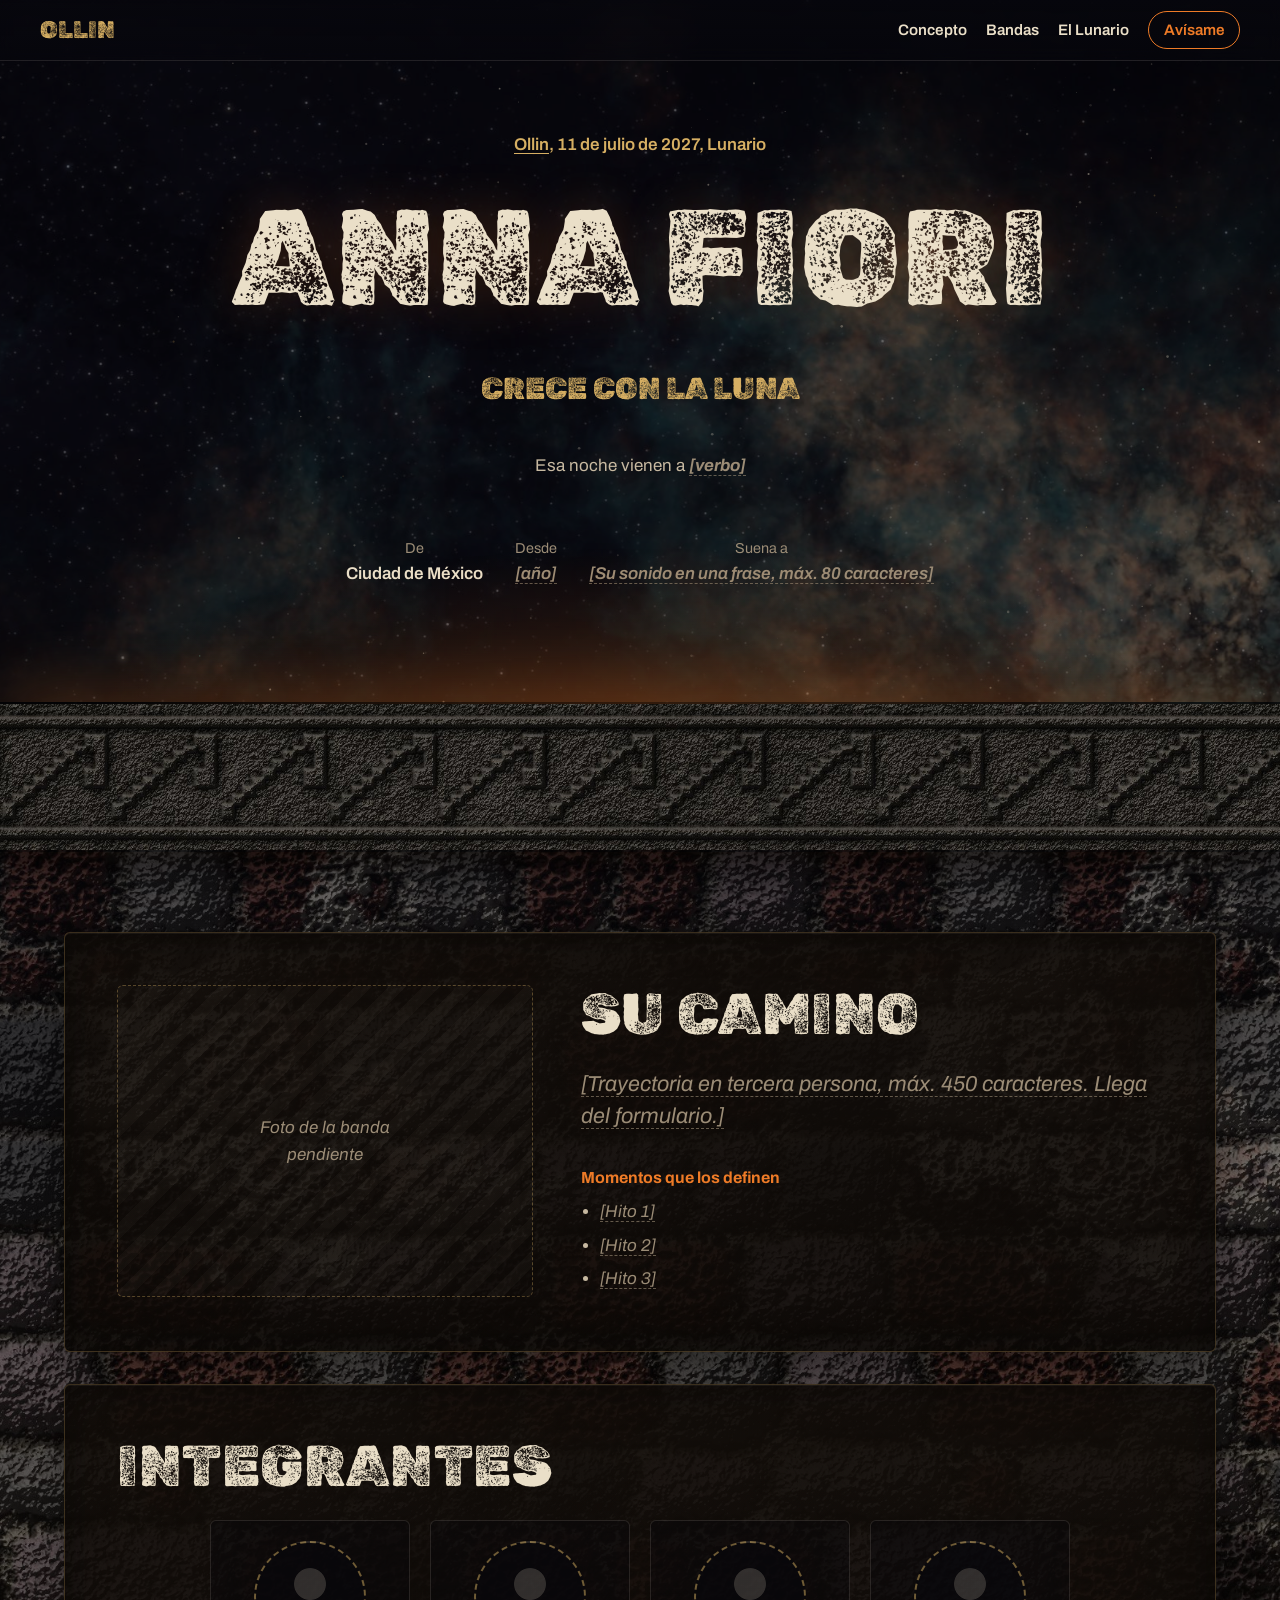
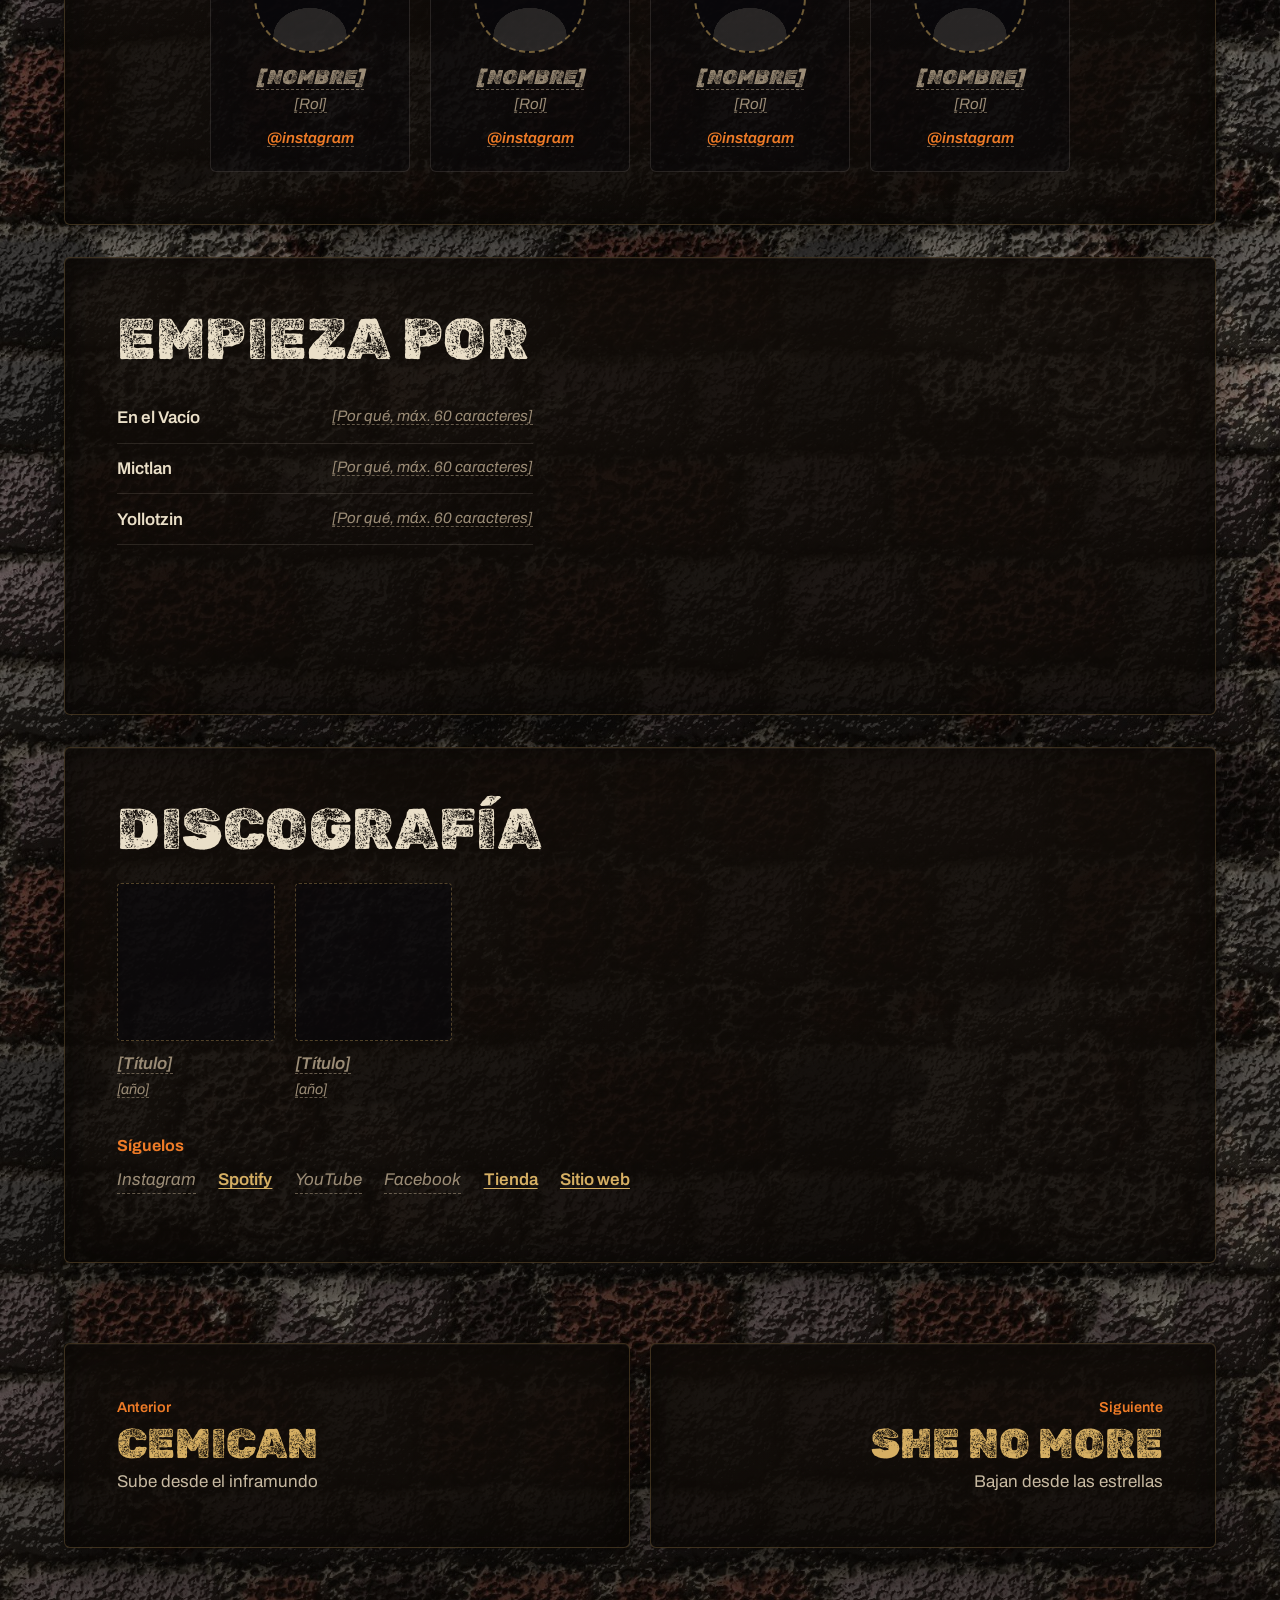
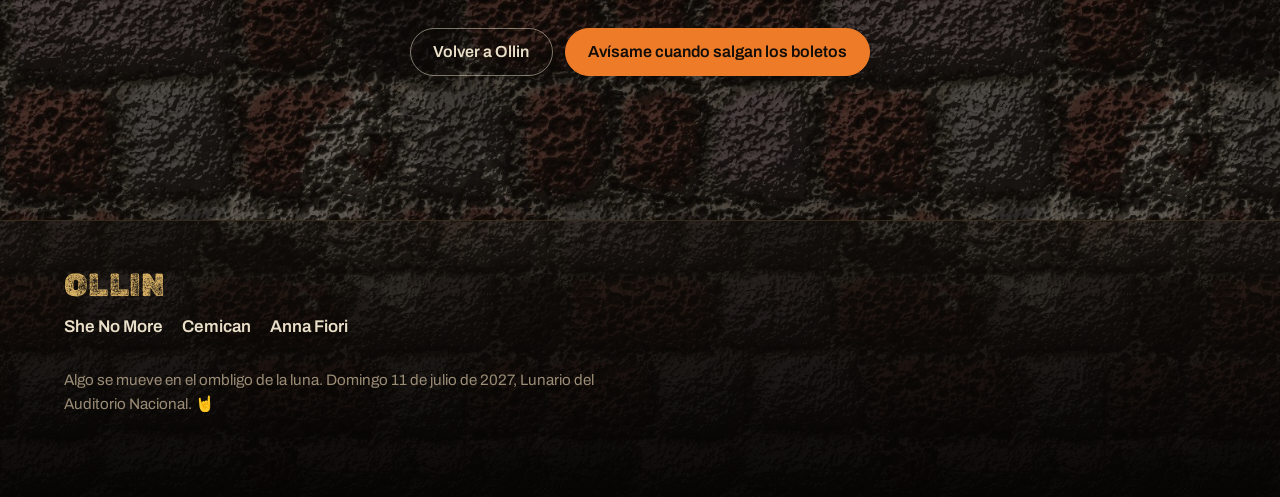
<file: ollin-web/anna-fiori.html>
<!DOCTYPE html>
<html lang="es">
<head>
  <meta charset="utf-8">
  <meta name="viewport" content="width=device-width, initial-scale=1">
  <title>Anna Fiori · Ollin, Lunario 11 de julio de 2027</title>
  <meta name="description" content="Anna Fiori en Ollin: algo se mueve en el ombligo de la luna. Lunario del Auditorio Nacional, domingo 11 de julio de 2027.">
  <meta name="theme-color" content="#07070D">
  <meta property="og:title" content="Anna Fiori en Ollin">
  <meta property="og:image" content="og-image.jpg">
  <link rel="icon" href="favicon.svg" type="image/svg+xml">
  <link rel="preconnect" href="https://fonts.googleapis.com">
  <link rel="preconnect" href="https://fonts.gstatic.com" crossorigin>
  <link href="https://fonts.googleapis.com/css2?family=Archivo:wdth,wght@75..125,300..800&family=Rubik+Dirt&display=swap" rel="stylesheet">
  <link rel="stylesheet" href="styles.css">
  <link rel="stylesheet" href="banda.css">
</head>
<body class="pagina-banda">
<!-- Generado por herramientas/generar_bandas.py desde datos/bandas.json. No edites a mano: edita el JSON y vuelve a generar. -->

<div class="cosmos" aria-hidden="true">
  <div class="cosmos__layer" data-depth="0.06"><div class="cosmos__nebula cosmos__nebula--a"></div></div>
  <div class="cosmos__layer" data-depth="0.16"><div class="cosmos__nebula cosmos__nebula--b"></div></div>
  <div class="cosmos__layer" data-depth="0.28"><div class="cosmos__nebula cosmos__nebula--c"></div></div>
</div>
<canvas class="sky" id="sky" aria-hidden="true"></canvas>

<nav class="nav" aria-label="Principal">
  <a class="nav__logo" href="index.html">Ollin</a>
  <div class="nav__links">
    <a href="index.html#concepto">Concepto</a>
    <a href="index.html#bandas">Bandas</a>
    <a href="index.html#lugar">El Lunario</a>
    <a class="nav__cta" href="index.html#avisame">Avísame</a>
  </div>
</nav>

<header class="hero bp__hero">
  <div class="hero__inner">
    <p class="bp__evento"><a href="index.html">Ollin</a>, 11 de julio de 2027, Lunario</p>
    <h1 class="bp__name">Anna Fiori</h1>
    <p class="bp__altura">Crece con la luna</p>
    <p class="bp__verbo">Esa noche vienen a <strong><span class="ph">[verbo]</span></strong></p>
    <dl class="bp__facts">
      <div><dt>De</dt><dd>Ciudad de México</dd></div>
      <div><dt>Desde</dt><dd><span class="ph">[año]</span></dd></div>
      <div><dt>Suena a</dt><dd><span class="ph">[Su sonido en una frase, máx. 80 caracteres]</span></dd></div>
    </dl>
  </div>
</header>

<main>
<div class="tierra">
<div class="horizonte" aria-hidden="true"></div>

<section class="bp__sec wrap">
  <div class="bp__grid losa">
    <div class="bp__foto bp__foto--ph ph-box" role="img" aria-label="Foto pendiente"><span>Foto de la banda<br>pendiente</span></div>
    <div>
      <h2 class="h-display">Su camino</h2>
      <p class="lead"><span class="ph">[Trayectoria en tercera persona, máx. 450 caracteres. Llega del formulario.]</span></p>
      <h3 class="bp__sub">Momentos que los definen</h3>
      <ul class="bp__hitos"><li><span class="ph">[Hito 1]</span></li><li><span class="ph">[Hito 2]</span></li><li><span class="ph">[Hito 3]</span></li></ul>
    </div>
  </div>
</section>

<section class="bp__sec wrap" aria-labelledby="integrantes-title">
  <div class="losa">
    <h2 class="h-display" id="integrantes-title">Integrantes</h2>
    <ul class="miembros">
        <li class="miembro">
          <div class="miembro__foto miembro__foto--ph" aria-hidden="true"></div>
          <p class="miembro__nombre"><span class="ph">[Nombre]</span></p>
          <p class="miembro__rol"><span class="ph">[Rol]</span></p>
          <span class="miembro__ig ph">@instagram</span>
        </li>
        <li class="miembro">
          <div class="miembro__foto miembro__foto--ph" aria-hidden="true"></div>
          <p class="miembro__nombre"><span class="ph">[Nombre]</span></p>
          <p class="miembro__rol"><span class="ph">[Rol]</span></p>
          <span class="miembro__ig ph">@instagram</span>
        </li>
        <li class="miembro">
          <div class="miembro__foto miembro__foto--ph" aria-hidden="true"></div>
          <p class="miembro__nombre"><span class="ph">[Nombre]</span></p>
          <p class="miembro__rol"><span class="ph">[Rol]</span></p>
          <span class="miembro__ig ph">@instagram</span>
        </li>
        <li class="miembro">
          <div class="miembro__foto miembro__foto--ph" aria-hidden="true"></div>
          <p class="miembro__nombre"><span class="ph">[Nombre]</span></p>
          <p class="miembro__rol"><span class="ph">[Rol]</span></p>
          <span class="miembro__ig ph">@instagram</span>
        </li>
    </ul>
  </div>
</section>

<section class="bp__sec wrap" aria-labelledby="escucha-title">
  <div class="bp__grid losa">
    <div>
      <h2 class="h-display" id="escucha-title">Empieza por</h2>
      <ul class="tracks"><li><span class="tracks__t">En el Vacío</span><span class="tracks__why"><span class="ph">[Por qué, máx. 60 caracteres]</span></span></li><li><span class="tracks__t">Mictlan</span><span class="tracks__why"><span class="ph">[Por qué, máx. 60 caracteres]</span></span></li><li><span class="tracks__t">Yollotzin</span><span class="tracks__why"><span class="ph">[Por qué, máx. 60 caracteres]</span></span></li></ul>
    </div>
    <iframe class="player" title="Reproductor de Spotify de Anna Fiori" src="https://open.spotify.com/embed/artist/518MGsGqVYTk86dnrxZHX6" width="100%" height="352" loading="lazy" allow="autoplay; clipboard-write; encrypted-media; fullscreen; picture-in-picture"></iframe>
  </div>
</section>

<section class="bp__sec wrap" aria-labelledby="disco-title">
  <div class="losa">
    <h2 class="h-display" id="disco-title">Discografía</h2>
    <ul class="discos"><li class="disco"><div class="disco__portada disco__portada--ph" aria-hidden="true"></div><p class="disco__titulo"><span class="ph">[Título]</span></p><p class="disco__anio"><span class="ph">[año]</span></p></li><li class="disco"><div class="disco__portada disco__portada--ph" aria-hidden="true"></div><p class="disco__titulo"><span class="ph">[Título]</span></p><p class="disco__anio"><span class="ph">[año]</span></p></li></ul>
    <h3 class="bp__sub">Síguelos</h3>
    <p class="bp__redes">
          <span class="ph">Instagram</span>
          <a href="https://open.spotify.com/artist/518MGsGqVYTk86dnrxZHX6" rel="noopener">Spotify</a>
          <span class="ph">YouTube</span>
          <span class="ph">Facebook</span>
          <a href="https://annafiorimx.bandcamp.com" rel="noopener">Tienda</a>
          <a href="https://www.annafiorimx.com" rel="noopener">Sitio web</a>
    </p>
  </div>
</section>

<nav class="bp__sec wrap bp__nav" aria-label="Otras bandas">
  <a class="bp__puerta losa" href="cemican.html"><span class="bp__dir">Anterior</span><span class="bp__pname">Cemican</span><span class="bp__palt">Sube desde el inframundo</span></a>
  <a class="bp__puerta losa" href="she-no-more.html"><span class="bp__dir">Siguiente</span><span class="bp__pname">She No More</span><span class="bp__palt">Bajan desde las estrellas</span></a>
</nav>
<p class="bp__sec wrap bp__volver">
  <a class="btn btn--ghost" href="index.html">Volver a Ollin</a>
  <a class="btn btn--primary" href="index.html#avisame">Avísame cuando salgan los boletos</a>
</p>

</div><!-- /tierra -->
</main>

<footer class="footer">
  <div class="wrap footer__grid">
    <p class="footer__name">Ollin</p>
    <p><a href="she-no-more.html">She No More</a> <a href="cemican.html">Cemican</a> <a href="anna-fiori.html">Anna Fiori</a></p>
    <p class="footer__small">Algo se mueve en el ombligo de la luna. Domingo 11 de julio de 2027, Lunario del Auditorio Nacional. 🤘</p>
  </div>
</footer>

<script src="main.js"></script>
</body>
</html>
</file>
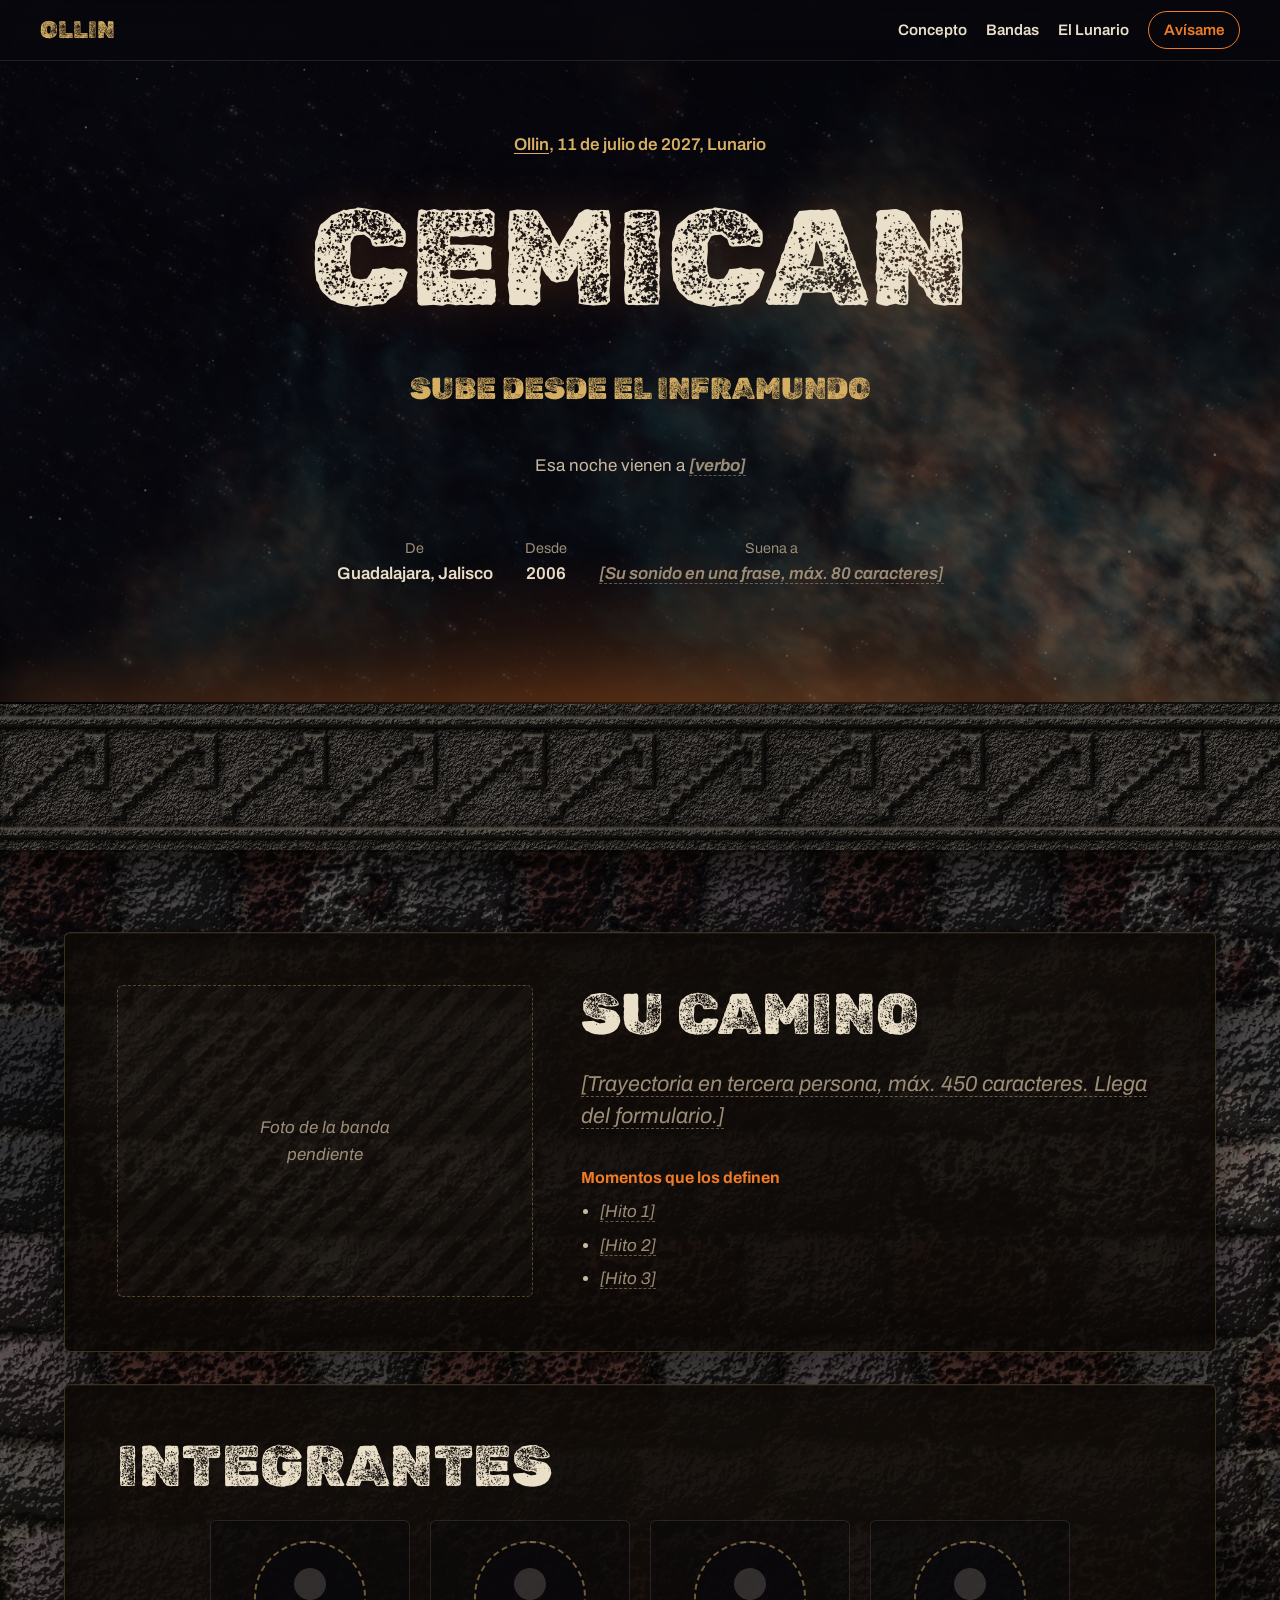
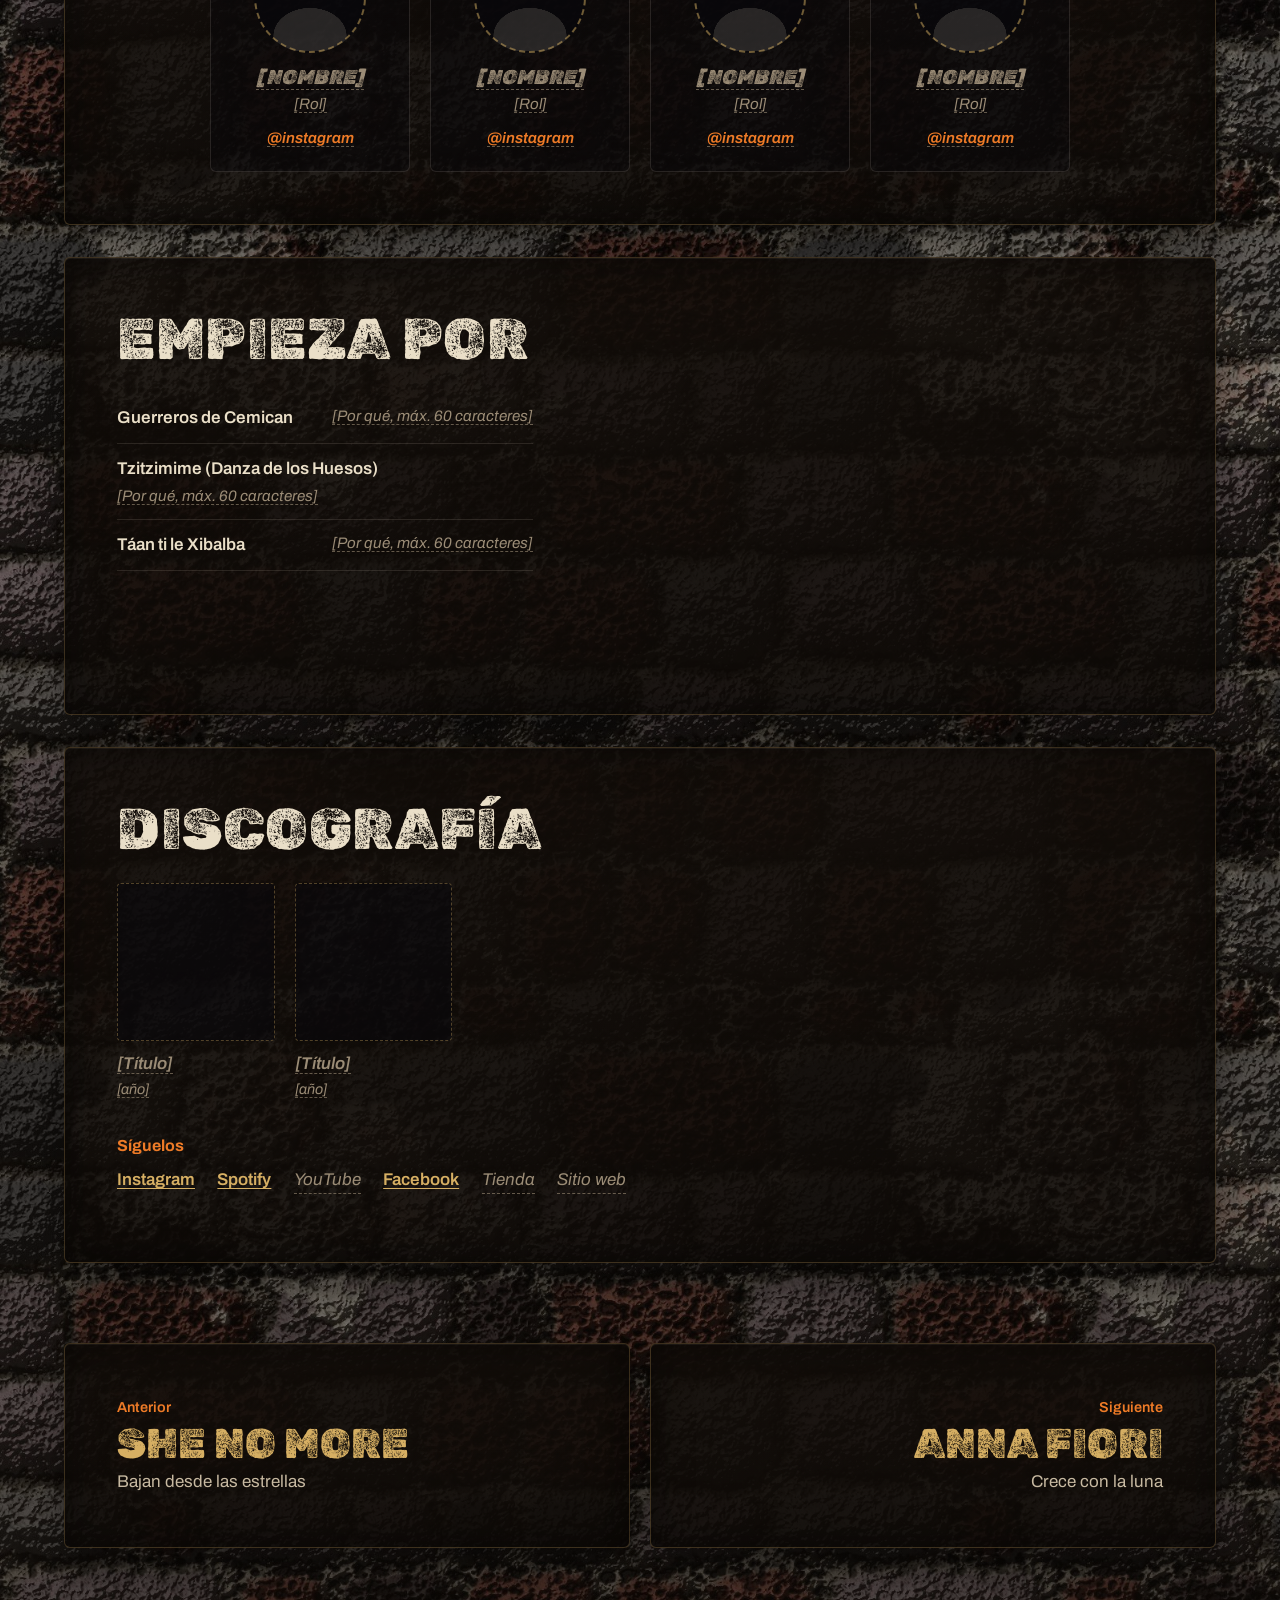
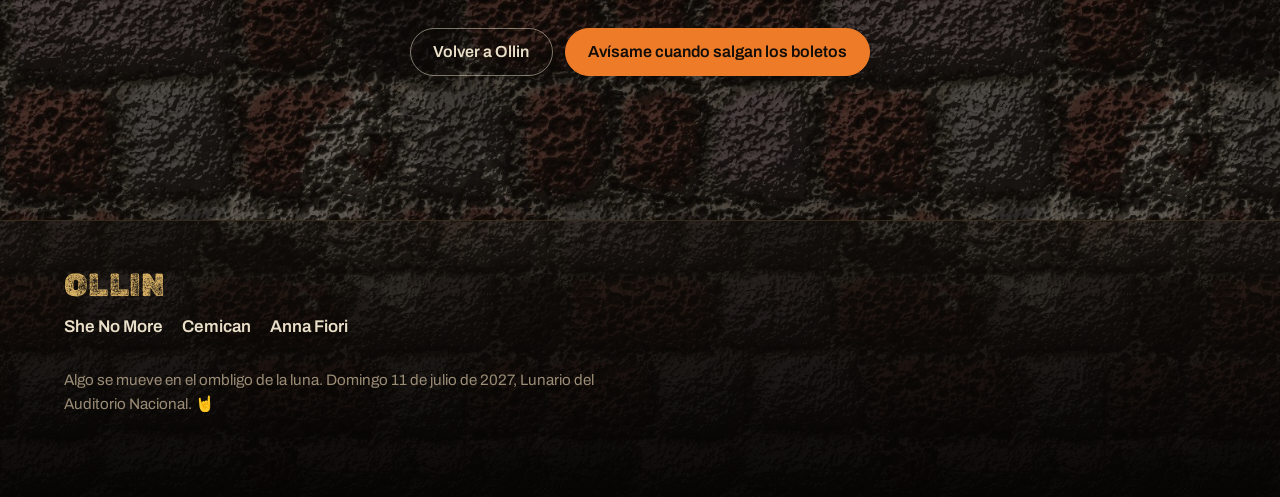
<file: ollin-web/cemican.html>
<!DOCTYPE html>
<html lang="es">
<head>
  <meta charset="utf-8">
  <meta name="viewport" content="width=device-width, initial-scale=1">
  <title>Cemican · Ollin, Lunario 11 de julio de 2027</title>
  <meta name="description" content="Cemican en Ollin: algo se mueve en el ombligo de la luna. Lunario del Auditorio Nacional, domingo 11 de julio de 2027.">
  <meta name="theme-color" content="#07070D">
  <meta property="og:title" content="Cemican en Ollin">
  <meta property="og:image" content="og-image.jpg">
  <link rel="icon" href="favicon.svg" type="image/svg+xml">
  <link rel="preconnect" href="https://fonts.googleapis.com">
  <link rel="preconnect" href="https://fonts.gstatic.com" crossorigin>
  <link href="https://fonts.googleapis.com/css2?family=Archivo:wdth,wght@75..125,300..800&family=Rubik+Dirt&display=swap" rel="stylesheet">
  <link rel="stylesheet" href="styles.css">
  <link rel="stylesheet" href="banda.css">
</head>
<body class="pagina-banda">
<!-- Generado por herramientas/generar_bandas.py desde datos/bandas.json. No edites a mano: edita el JSON y vuelve a generar. -->

<div class="cosmos" aria-hidden="true">
  <div class="cosmos__layer" data-depth="0.06"><div class="cosmos__nebula cosmos__nebula--a"></div></div>
  <div class="cosmos__layer" data-depth="0.16"><div class="cosmos__nebula cosmos__nebula--b"></div></div>
  <div class="cosmos__layer" data-depth="0.28"><div class="cosmos__nebula cosmos__nebula--c"></div></div>
</div>
<canvas class="sky" id="sky" aria-hidden="true"></canvas>

<nav class="nav" aria-label="Principal">
  <a class="nav__logo" href="index.html">Ollin</a>
  <div class="nav__links">
    <a href="index.html#concepto">Concepto</a>
    <a href="index.html#bandas">Bandas</a>
    <a href="index.html#lugar">El Lunario</a>
    <a class="nav__cta" href="index.html#avisame">Avísame</a>
  </div>
</nav>

<header class="hero bp__hero">
  <div class="hero__inner">
    <p class="bp__evento"><a href="index.html">Ollin</a>, 11 de julio de 2027, Lunario</p>
    <h1 class="bp__name">Cemican</h1>
    <p class="bp__altura">Sube desde el inframundo</p>
    <p class="bp__verbo">Esa noche vienen a <strong><span class="ph">[verbo]</span></strong></p>
    <dl class="bp__facts">
      <div><dt>De</dt><dd>Guadalajara, Jalisco</dd></div>
      <div><dt>Desde</dt><dd>2006</dd></div>
      <div><dt>Suena a</dt><dd><span class="ph">[Su sonido en una frase, máx. 80 caracteres]</span></dd></div>
    </dl>
  </div>
</header>

<main>
<div class="tierra">
<div class="horizonte" aria-hidden="true"></div>

<section class="bp__sec wrap">
  <div class="bp__grid losa">
    <div class="bp__foto bp__foto--ph ph-box" role="img" aria-label="Foto pendiente"><span>Foto de la banda<br>pendiente</span></div>
    <div>
      <h2 class="h-display">Su camino</h2>
      <p class="lead"><span class="ph">[Trayectoria en tercera persona, máx. 450 caracteres. Llega del formulario.]</span></p>
      <h3 class="bp__sub">Momentos que los definen</h3>
      <ul class="bp__hitos"><li><span class="ph">[Hito 1]</span></li><li><span class="ph">[Hito 2]</span></li><li><span class="ph">[Hito 3]</span></li></ul>
    </div>
  </div>
</section>

<section class="bp__sec wrap" aria-labelledby="integrantes-title">
  <div class="losa">
    <h2 class="h-display" id="integrantes-title">Integrantes</h2>
    <ul class="miembros">
        <li class="miembro">
          <div class="miembro__foto miembro__foto--ph" aria-hidden="true"></div>
          <p class="miembro__nombre"><span class="ph">[Nombre]</span></p>
          <p class="miembro__rol"><span class="ph">[Rol]</span></p>
          <span class="miembro__ig ph">@instagram</span>
        </li>
        <li class="miembro">
          <div class="miembro__foto miembro__foto--ph" aria-hidden="true"></div>
          <p class="miembro__nombre"><span class="ph">[Nombre]</span></p>
          <p class="miembro__rol"><span class="ph">[Rol]</span></p>
          <span class="miembro__ig ph">@instagram</span>
        </li>
        <li class="miembro">
          <div class="miembro__foto miembro__foto--ph" aria-hidden="true"></div>
          <p class="miembro__nombre"><span class="ph">[Nombre]</span></p>
          <p class="miembro__rol"><span class="ph">[Rol]</span></p>
          <span class="miembro__ig ph">@instagram</span>
        </li>
        <li class="miembro">
          <div class="miembro__foto miembro__foto--ph" aria-hidden="true"></div>
          <p class="miembro__nombre"><span class="ph">[Nombre]</span></p>
          <p class="miembro__rol"><span class="ph">[Rol]</span></p>
          <span class="miembro__ig ph">@instagram</span>
        </li>
    </ul>
  </div>
</section>

<section class="bp__sec wrap" aria-labelledby="escucha-title">
  <div class="bp__grid losa">
    <div>
      <h2 class="h-display" id="escucha-title">Empieza por</h2>
      <ul class="tracks"><li><span class="tracks__t">Guerreros de Cemican</span><span class="tracks__why"><span class="ph">[Por qué, máx. 60 caracteres]</span></span></li><li><span class="tracks__t">Tzitzimime (Danza de los Huesos)</span><span class="tracks__why"><span class="ph">[Por qué, máx. 60 caracteres]</span></span></li><li><span class="tracks__t">Táan ti le Xibalba</span><span class="tracks__why"><span class="ph">[Por qué, máx. 60 caracteres]</span></span></li></ul>
    </div>
    <iframe class="player" title="Reproductor de Spotify de Cemican" src="https://open.spotify.com/embed/artist/0hzhSWZR2nszVSKtN15qNj" width="100%" height="352" loading="lazy" allow="autoplay; clipboard-write; encrypted-media; fullscreen; picture-in-picture"></iframe>
  </div>
</section>

<section class="bp__sec wrap" aria-labelledby="disco-title">
  <div class="losa">
    <h2 class="h-display" id="disco-title">Discografía</h2>
    <ul class="discos"><li class="disco"><div class="disco__portada disco__portada--ph" aria-hidden="true"></div><p class="disco__titulo"><span class="ph">[Título]</span></p><p class="disco__anio"><span class="ph">[año]</span></p></li><li class="disco"><div class="disco__portada disco__portada--ph" aria-hidden="true"></div><p class="disco__titulo"><span class="ph">[Título]</span></p><p class="disco__anio"><span class="ph">[año]</span></p></li></ul>
    <h3 class="bp__sub">Síguelos</h3>
    <p class="bp__redes">
          <a href="https://www.instagram.com/cemican_mex/" rel="noopener">Instagram</a>
          <a href="https://open.spotify.com/artist/0hzhSWZR2nszVSKtN15qNj" rel="noopener">Spotify</a>
          <span class="ph">YouTube</span>
          <a href="https://www.facebook.com/CemicanMex" rel="noopener">Facebook</a>
          <span class="ph">Tienda</span>
          <span class="ph">Sitio web</span>
    </p>
  </div>
</section>

<nav class="bp__sec wrap bp__nav" aria-label="Otras bandas">
  <a class="bp__puerta losa" href="she-no-more.html"><span class="bp__dir">Anterior</span><span class="bp__pname">She No More</span><span class="bp__palt">Bajan desde las estrellas</span></a>
  <a class="bp__puerta losa" href="anna-fiori.html"><span class="bp__dir">Siguiente</span><span class="bp__pname">Anna Fiori</span><span class="bp__palt">Crece con la luna</span></a>
</nav>
<p class="bp__sec wrap bp__volver">
  <a class="btn btn--ghost" href="index.html">Volver a Ollin</a>
  <a class="btn btn--primary" href="index.html#avisame">Avísame cuando salgan los boletos</a>
</p>

</div><!-- /tierra -->
</main>

<footer class="footer">
  <div class="wrap footer__grid">
    <p class="footer__name">Ollin</p>
    <p><a href="she-no-more.html">She No More</a> <a href="cemican.html">Cemican</a> <a href="anna-fiori.html">Anna Fiori</a></p>
    <p class="footer__small">Algo se mueve en el ombligo de la luna. Domingo 11 de julio de 2027, Lunario del Auditorio Nacional. 🤘</p>
  </div>
</footer>

<script src="main.js"></script>
</body>
</html>
</file>
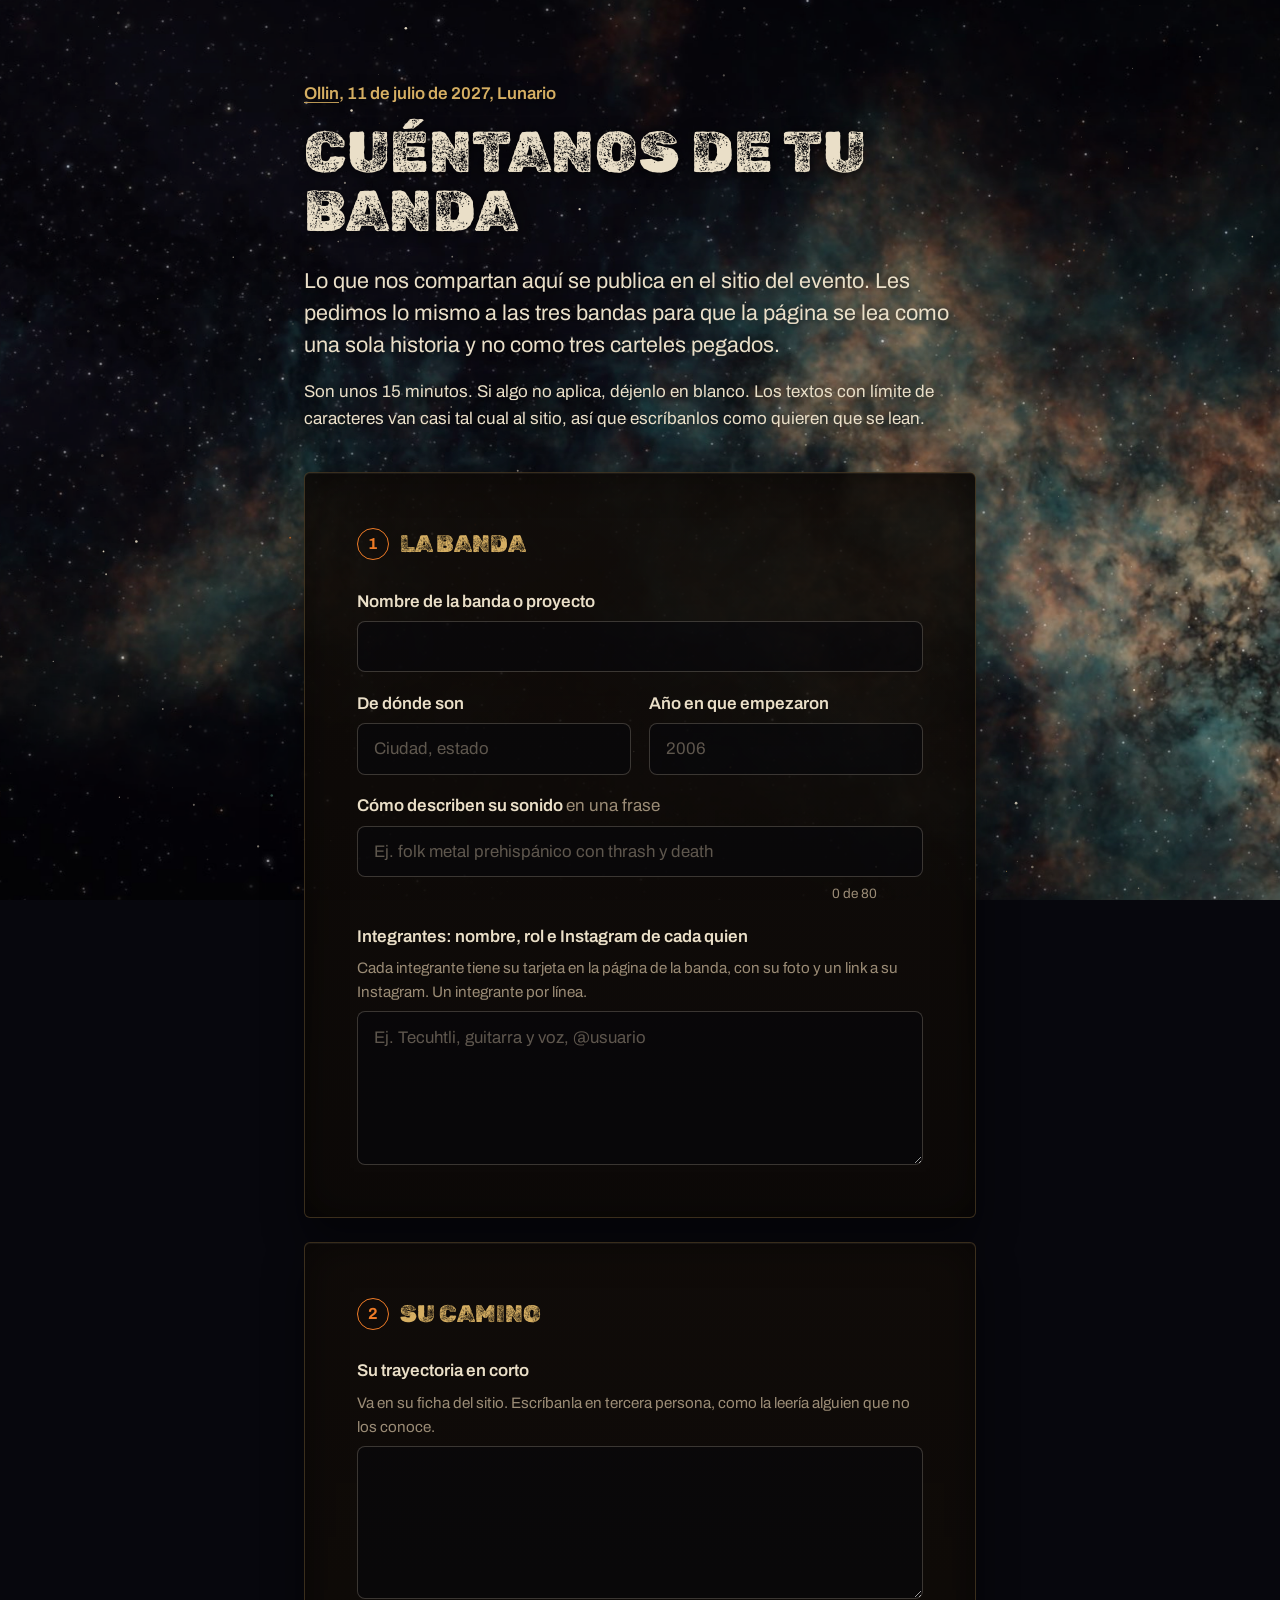
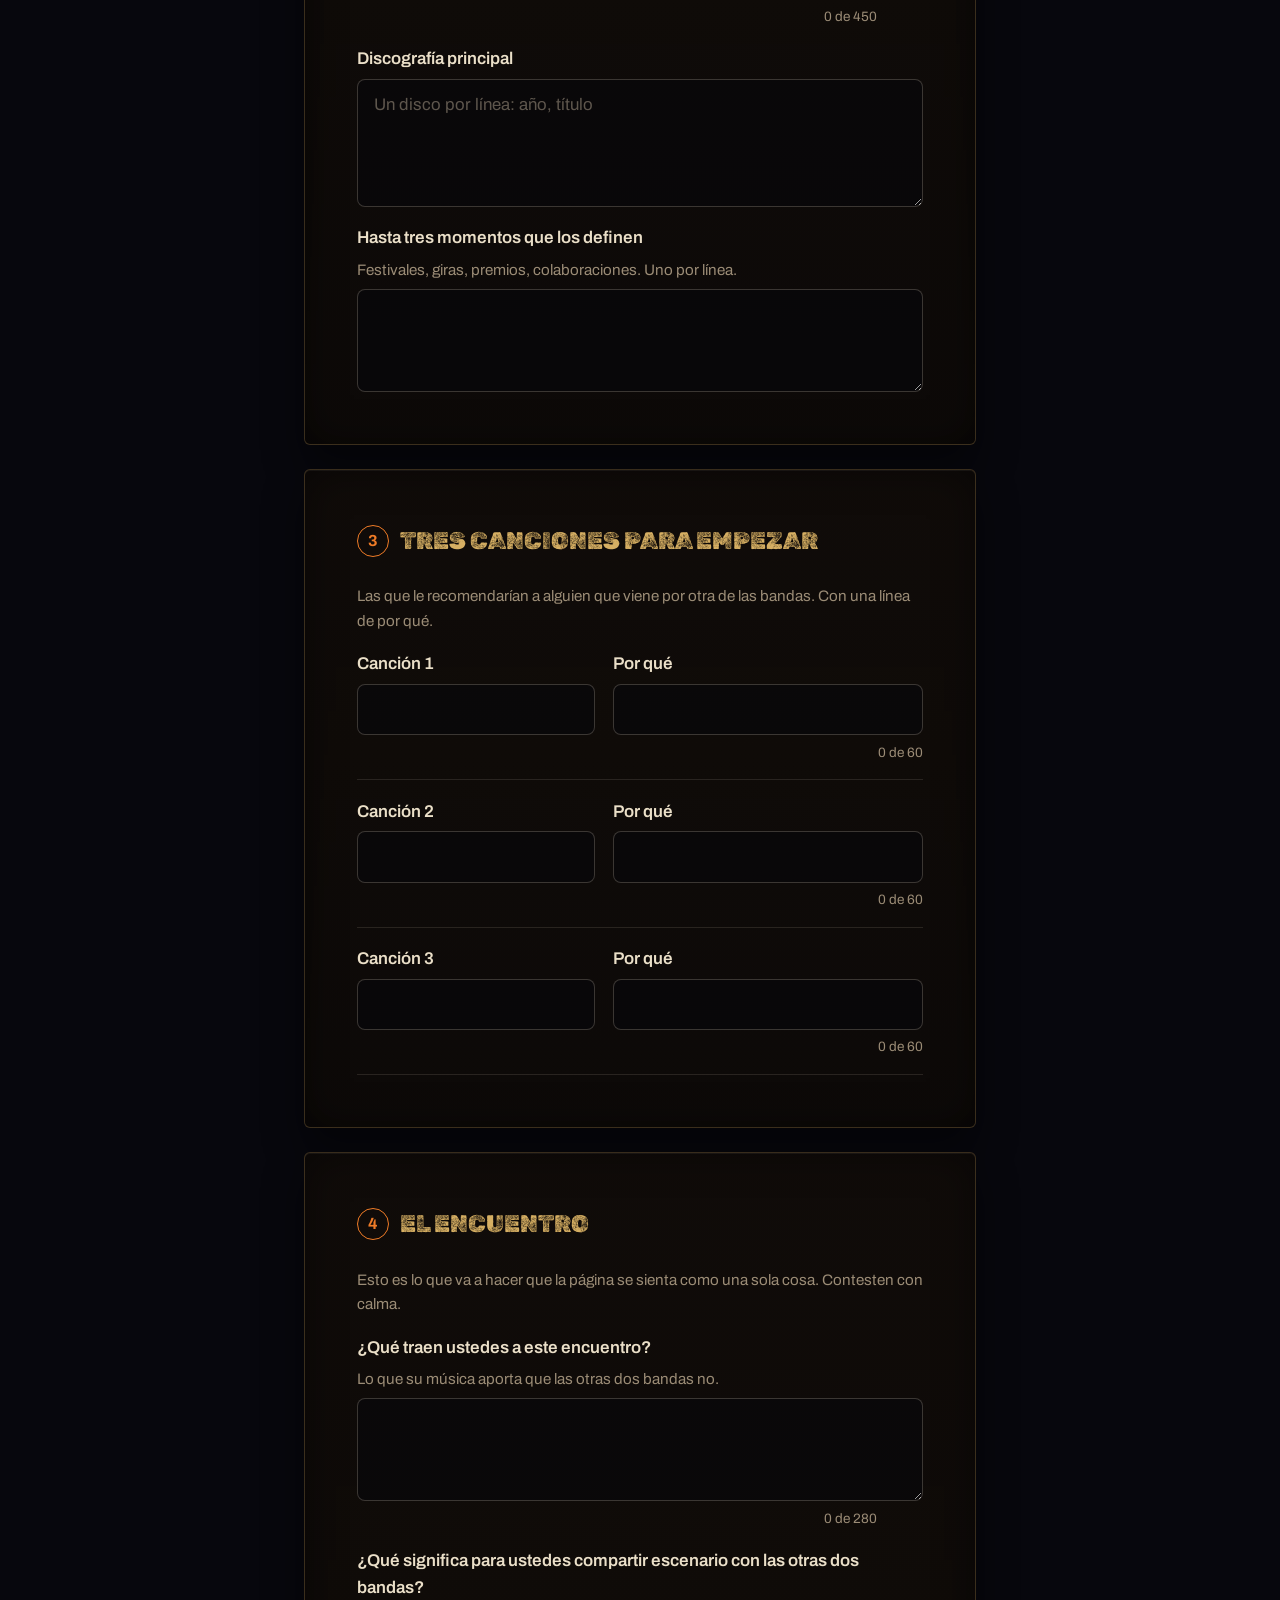
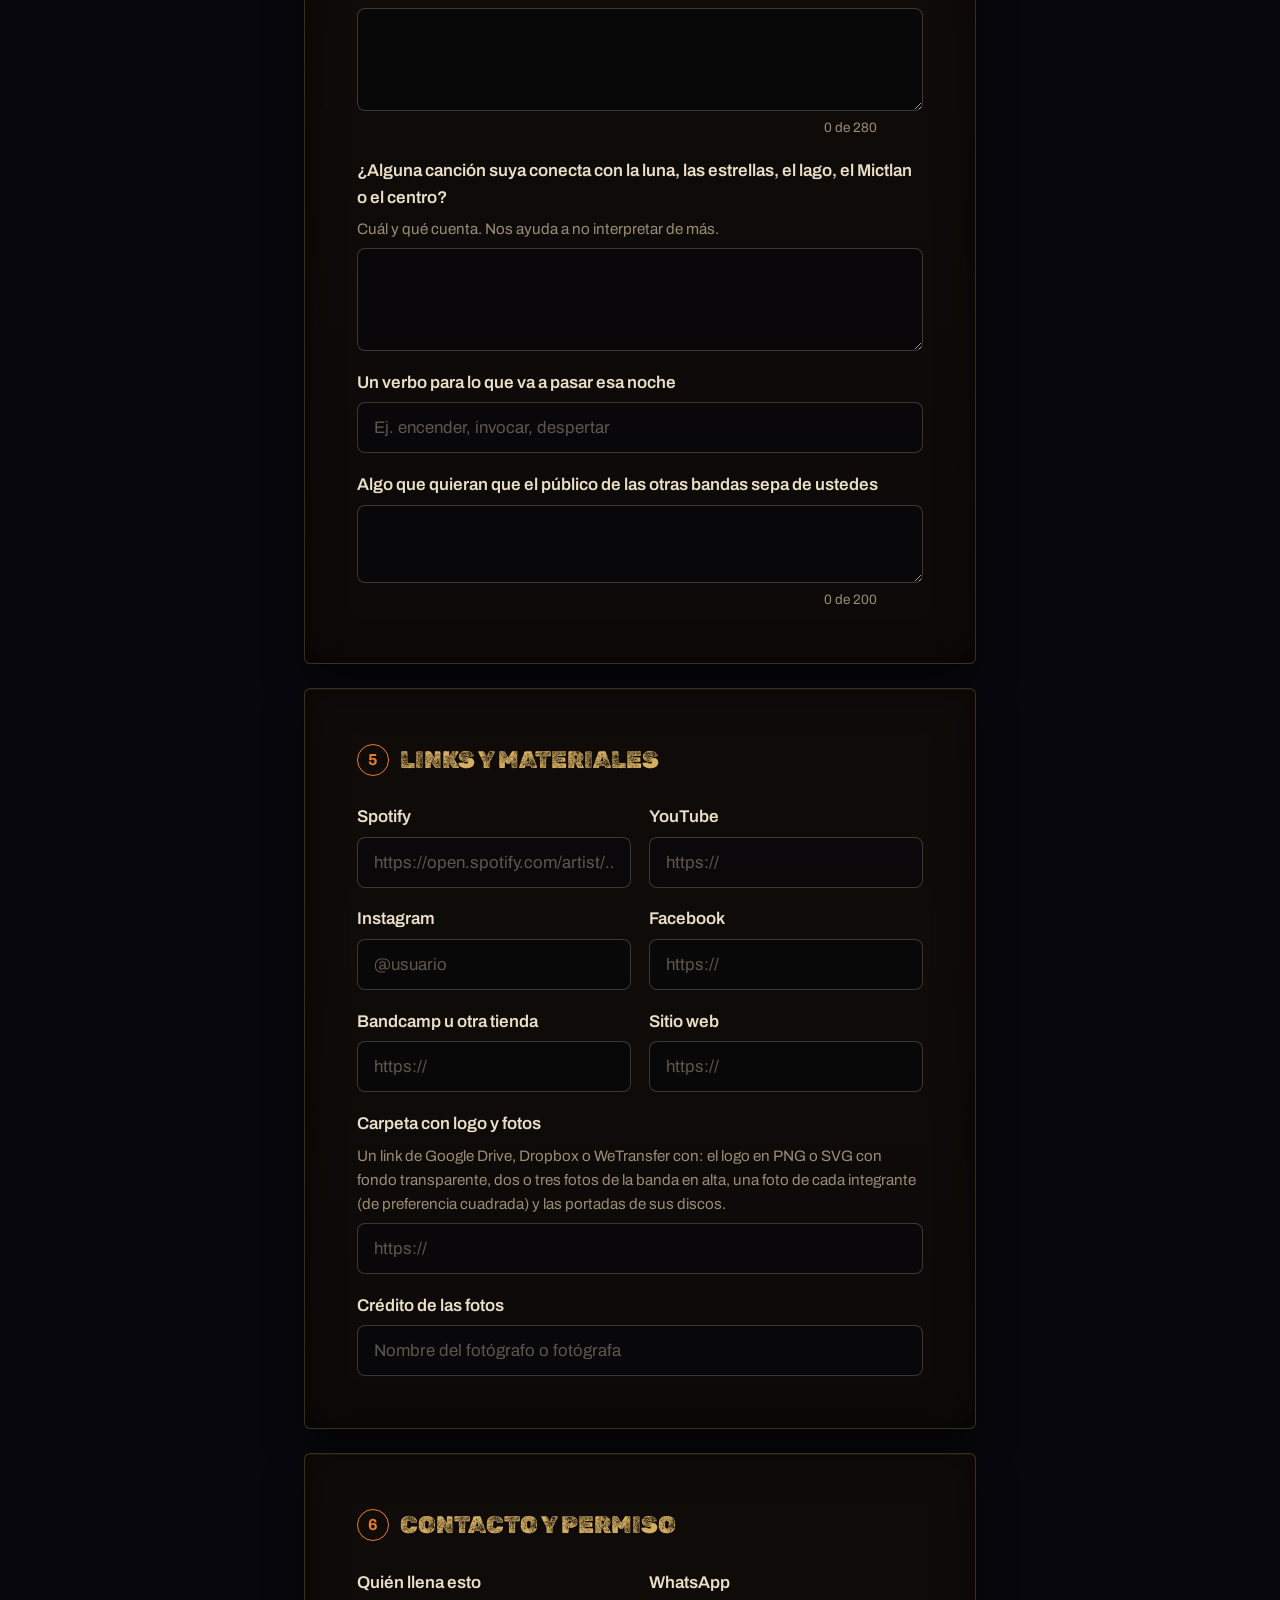
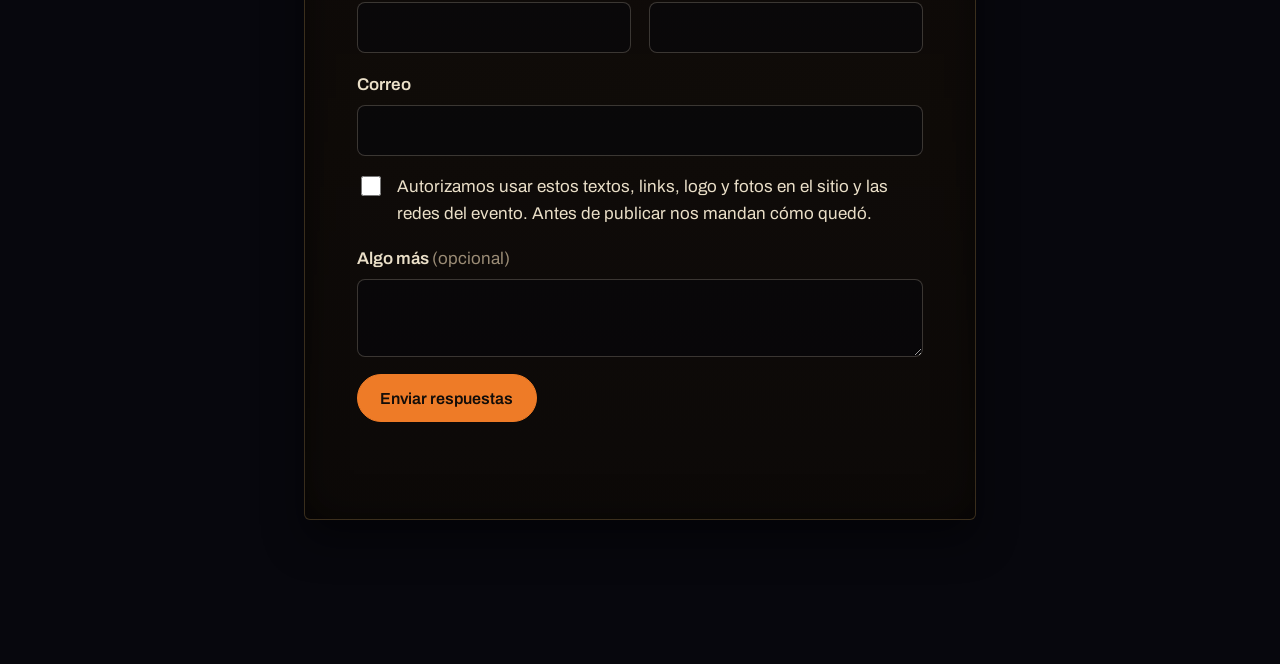
<file: ollin-web/formulario.html>
<!DOCTYPE html>
<html lang="es">
<head>
  <meta charset="utf-8">
  <meta name="viewport" content="width=device-width, initial-scale=1">
  <title>Cuéntanos de tu banda · Ollin</title>
  <meta name="description" content="Formulario para las bandas de Ollin: lo que nos compartan se publica en el sitio del evento con la misma estructura para las tres.">
  <meta name="robots" content="noindex">
  <meta name="theme-color" content="#07070D">
  <link rel="icon" href="favicon.svg" type="image/svg+xml">
  <link rel="preconnect" href="https://fonts.googleapis.com">
  <link rel="preconnect" href="https://fonts.gstatic.com" crossorigin>
  <link href="https://fonts.googleapis.com/css2?family=Archivo:wdth,wght@75..125,300..800&family=Rubik+Dirt&display=swap" rel="stylesheet">
  <link rel="stylesheet" href="styles.css">
  <link rel="stylesheet" href="formulario.css">
</head>
<body class="pagina-form">

<div class="cosmos" aria-hidden="true">
  <div class="cosmos__layer" data-depth="0.06"><div class="cosmos__nebula cosmos__nebula--a"></div></div>
  <div class="cosmos__layer" data-depth="0.16"><div class="cosmos__nebula cosmos__nebula--b"></div></div>
  <div class="cosmos__layer" data-depth="0.28"><div class="cosmos__nebula cosmos__nebula--c"></div></div>
</div>
<canvas class="sky" id="sky" aria-hidden="true"></canvas>

<main class="ff">
  <header class="ff__head wrap wrap--narrow">
    <p class="ff__kicker"><a href="index.html">Ollin</a>, 11 de julio de 2027, Lunario</p>
    <h1 class="h-display">Cuéntanos de tu banda</h1>
    <p class="lead">Lo que nos compartan aquí se publica en el sitio del evento. Les pedimos lo mismo a las tres bandas para que la página se lea como una sola historia y no como tres carteles pegados.</p>
    <p>Son unos 15 minutos. Si algo no aplica, déjenlo en blanco. Los textos con límite de caracteres van casi tal cual al sitio, así que escríbanlos como quieren que se lean.</p>
  </header>

  <form class="ff__form wrap wrap--narrow" name="bandas" method="POST" data-netlify="true" netlify-honeypot="bot-field" id="bandas-form">
    <input type="hidden" name="form-name" value="bandas">
    <p class="hp"><label>No llenes esto <input name="bot-field" tabindex="-1" autocomplete="off"></label></p>

    <!-- 1 -->
    <fieldset class="losa ff__step">
      <legend><span class="ff__num">1</span> La banda</legend>

      <div class="field">
        <label for="b-nombre">Nombre de la banda o proyecto</label>
        <input id="b-nombre" name="banda" type="text" required>
      </div>
      <div class="ff__row">
        <div class="field">
          <label for="b-origen">De dónde son</label>
          <input id="b-origen" name="origen" type="text" placeholder="Ciudad, estado">
        </div>
        <div class="field">
          <label for="b-anio">Año en que empezaron</label>
          <input id="b-anio" name="anio_inicio" type="text" inputmode="numeric" maxlength="4" placeholder="2006">
        </div>
      </div>
      <div class="field">
        <label for="b-genero">Cómo describen su sonido <span class="opt">en una frase</span></label>
        <input id="b-genero" name="sonido" type="text" maxlength="80" data-count placeholder="Ej. folk metal prehispánico con thrash y death">
        <p class="ff__count" data-for="b-genero"></p>
      </div>
      <div class="field">
        <label for="b-integrantes">Integrantes: nombre, rol e Instagram de cada quien</label>
        <p class="ff__hint">Cada integrante tiene su tarjeta en la página de la banda, con su foto y un link a su Instagram. Un integrante por línea.</p>
        <textarea id="b-integrantes" name="integrantes" rows="5" placeholder="Ej. Tecuhtli, guitarra y voz, @usuario"></textarea>
      </div>
    </fieldset>

    <!-- 2 -->
    <fieldset class="losa ff__step">
      <legend><span class="ff__num">2</span> Su camino</legend>

      <div class="field">
        <label for="b-trayectoria">Su trayectoria en corto</label>
        <p class="ff__hint">Va en su ficha del sitio. Escríbanla en tercera persona, como la leería alguien que no los conoce.</p>
        <textarea id="b-trayectoria" name="trayectoria" rows="5" maxlength="450" data-count required></textarea>
        <p class="ff__count" data-for="b-trayectoria"></p>
      </div>
      <div class="field">
        <label for="b-discos">Discografía principal</label>
        <textarea id="b-discos" name="discografia" rows="4" placeholder="Un disco por línea: año, título"></textarea>
      </div>
      <div class="field">
        <label for="b-hitos">Hasta tres momentos que los definen</label>
        <p class="ff__hint">Festivales, giras, premios, colaboraciones. Uno por línea.</p>
        <textarea id="b-hitos" name="hitos" rows="3"></textarea>
      </div>
    </fieldset>

    <!-- 3 -->
    <fieldset class="losa ff__step">
      <legend><span class="ff__num">3</span> Tres canciones para empezar</legend>
      <p class="ff__hint">Las que le recomendarían a alguien que viene por otra de las bandas. Con una línea de por qué.</p>

      <div class="ff__song">
        <div class="field"><label for="c1">Canción 1</label><input id="c1" name="cancion_1" type="text"></div>
        <div class="field"><label for="c1p">Por qué</label><input id="c1p" name="cancion_1_porque" type="text" maxlength="60" data-count><p class="ff__count" data-for="c1p"></p></div>
      </div>
      <div class="ff__song">
        <div class="field"><label for="c2">Canción 2</label><input id="c2" name="cancion_2" type="text"></div>
        <div class="field"><label for="c2p">Por qué</label><input id="c2p" name="cancion_2_porque" type="text" maxlength="60" data-count><p class="ff__count" data-for="c2p"></p></div>
      </div>
      <div class="ff__song">
        <div class="field"><label for="c3">Canción 3</label><input id="c3" name="cancion_3" type="text"></div>
        <div class="field"><label for="c3p">Por qué</label><input id="c3p" name="cancion_3_porque" type="text" maxlength="60" data-count><p class="ff__count" data-for="c3p"></p></div>
      </div>
    </fieldset>

    <!-- 4 -->
    <fieldset class="losa ff__step">
      <legend><span class="ff__num">4</span> El encuentro</legend>
      <p class="ff__hint">Esto es lo que va a hacer que la página se sienta como una sola cosa. Contesten con calma.</p>

      <div class="field">
        <label for="e-trae">¿Qué traen ustedes a este encuentro?</label>
        <p class="ff__hint">Lo que su música aporta que las otras dos bandas no.</p>
        <textarea id="e-trae" name="que_traen" rows="3" maxlength="280" data-count></textarea>
        <p class="ff__count" data-for="e-trae"></p>
      </div>
      <div class="field">
        <label for="e-significa">¿Qué significa para ustedes compartir escenario con las otras dos bandas?</label>
        <textarea id="e-significa" name="que_significa" rows="3" maxlength="280" data-count></textarea>
        <p class="ff__count" data-for="e-significa"></p>
      </div>
      <div class="field">
        <label for="e-cancion">¿Alguna canción suya conecta con la luna, las estrellas, el lago, el Mictlan o el centro?</label>
        <p class="ff__hint">Cuál y qué cuenta. Nos ayuda a no interpretar de más.</p>
        <textarea id="e-cancion" name="cancion_conexion" rows="3"></textarea>
      </div>
      <div class="field">
        <label for="e-verbo">Un verbo para lo que va a pasar esa noche</label>
        <input id="e-verbo" name="verbo" type="text" maxlength="24" placeholder="Ej. encender, invocar, despertar">
      </div>
      <div class="field">
        <label for="e-publico">Algo que quieran que el público de las otras bandas sepa de ustedes</label>
        <textarea id="e-publico" name="para_otros_publicos" rows="2" maxlength="200" data-count></textarea>
        <p class="ff__count" data-for="e-publico"></p>
      </div>
    </fieldset>

    <!-- 5 -->
    <fieldset class="losa ff__step">
      <legend><span class="ff__num">5</span> Links y materiales</legend>

      <div class="ff__row">
        <div class="field"><label for="l-spotify">Spotify</label><input id="l-spotify" name="spotify" type="url" placeholder="https://open.spotify.com/artist/…"></div>
        <div class="field"><label for="l-youtube">YouTube</label><input id="l-youtube" name="youtube" type="url" placeholder="https://"></div>
      </div>
      <div class="ff__row">
        <div class="field"><label for="l-instagram">Instagram</label><input id="l-instagram" name="instagram" type="text" placeholder="@usuario"></div>
        <div class="field"><label for="l-facebook">Facebook</label><input id="l-facebook" name="facebook" type="url" placeholder="https://"></div>
      </div>
      <div class="ff__row">
        <div class="field"><label for="l-bandcamp">Bandcamp u otra tienda</label><input id="l-bandcamp" name="bandcamp" type="url" placeholder="https://"></div>
        <div class="field"><label for="l-web">Sitio web</label><input id="l-web" name="web" type="url" placeholder="https://"></div>
      </div>
      <div class="field">
        <label for="l-carpeta">Carpeta con logo y fotos</label>
        <p class="ff__hint">Un link de Google Drive, Dropbox o WeTransfer con: el logo en PNG o SVG con fondo transparente, dos o tres fotos de la banda en alta, una foto de cada integrante (de preferencia cuadrada) y las portadas de sus discos.</p>
        <input id="l-carpeta" name="carpeta_materiales" type="url" placeholder="https://">
      </div>
      <div class="field">
        <label for="l-credito">Crédito de las fotos</label>
        <input id="l-credito" name="credito_fotos" type="text" placeholder="Nombre del fotógrafo o fotógrafa">
      </div>
    </fieldset>

    <!-- 6 -->
    <fieldset class="losa ff__step">
      <legend><span class="ff__num">6</span> Contacto y permiso</legend>

      <div class="ff__row">
        <div class="field"><label for="k-nombre">Quién llena esto</label><input id="k-nombre" name="contacto_nombre" type="text" autocomplete="name" required></div>
        <div class="field"><label for="k-whats">WhatsApp</label><input id="k-whats" name="contacto_whatsapp" type="tel" autocomplete="tel" inputmode="tel" required></div>
      </div>
      <div class="field">
        <label for="k-email">Correo</label>
        <input id="k-email" name="contacto_email" type="email" autocomplete="email">
      </div>
      <label class="ff__check">
        <input type="checkbox" name="autorizacion" value="Sí" required>
        <span>Autorizamos usar estos textos, links, logo y fotos en el sitio y las redes del evento. Antes de publicar nos mandan cómo quedó.</span>
      </label>
      <div class="field">
        <label for="k-notas">Algo más <span class="opt">(opcional)</span></label>
        <textarea id="k-notas" name="notas" rows="2"></textarea>
      </div>

      <button class="btn btn--primary" type="submit">Enviar respuestas</button>
      <p class="form__status" id="bandas-status" role="status"></p>
    </fieldset>
  </form>
</main>

<script src="main.js"></script>
<script src="formulario.js"></script>
</body>
</html>
</file>
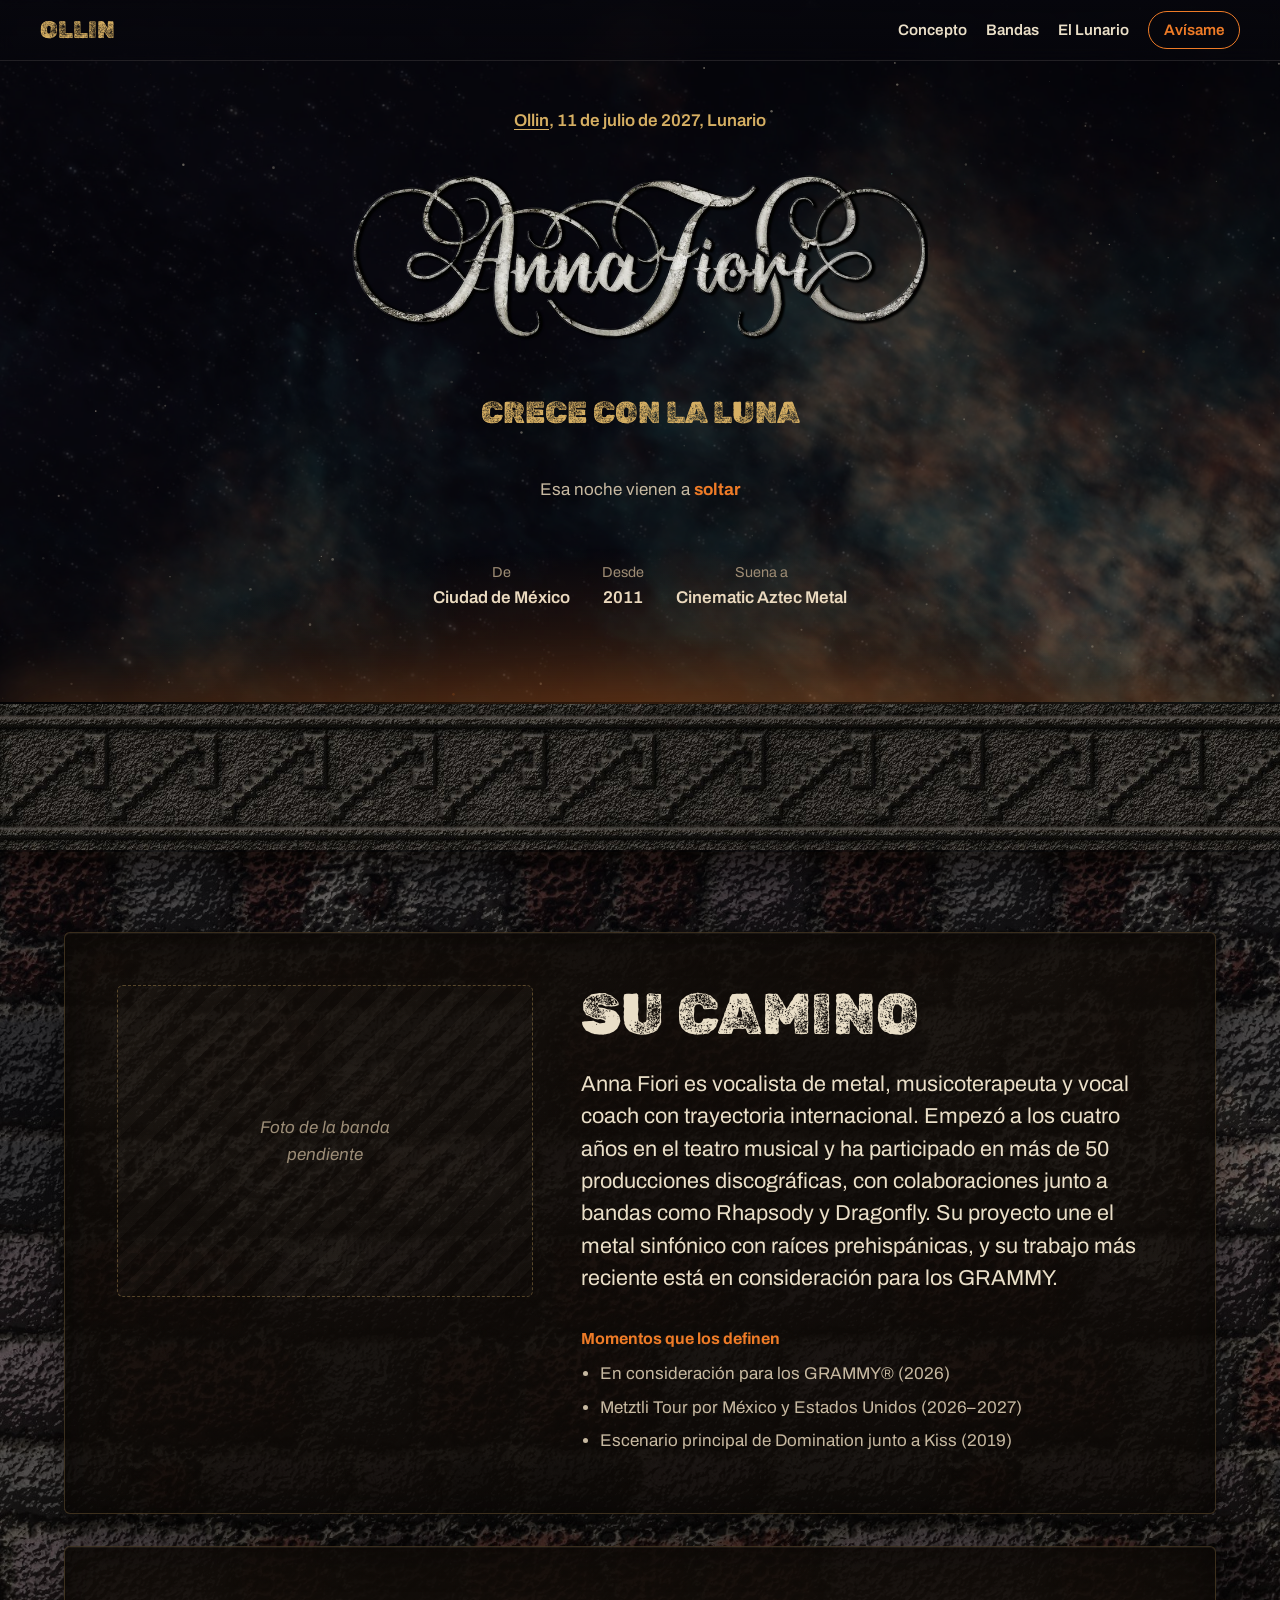
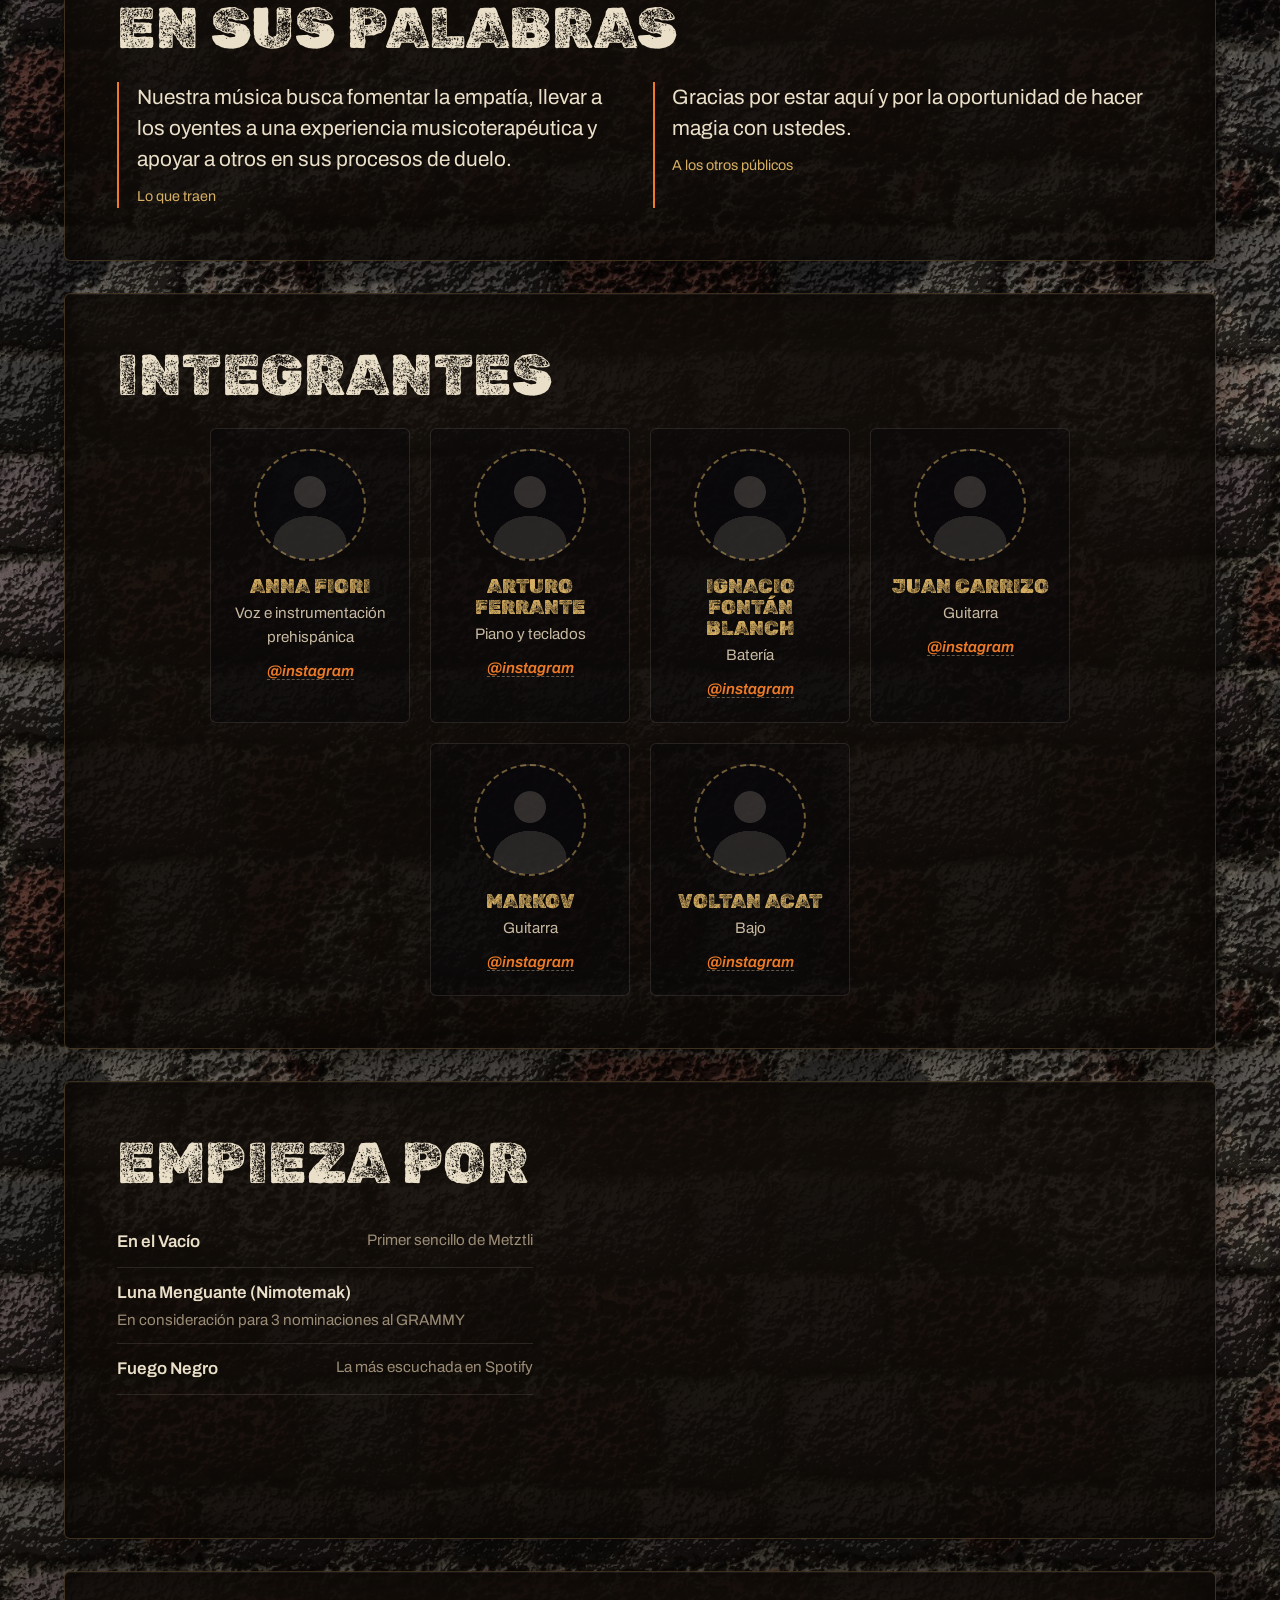
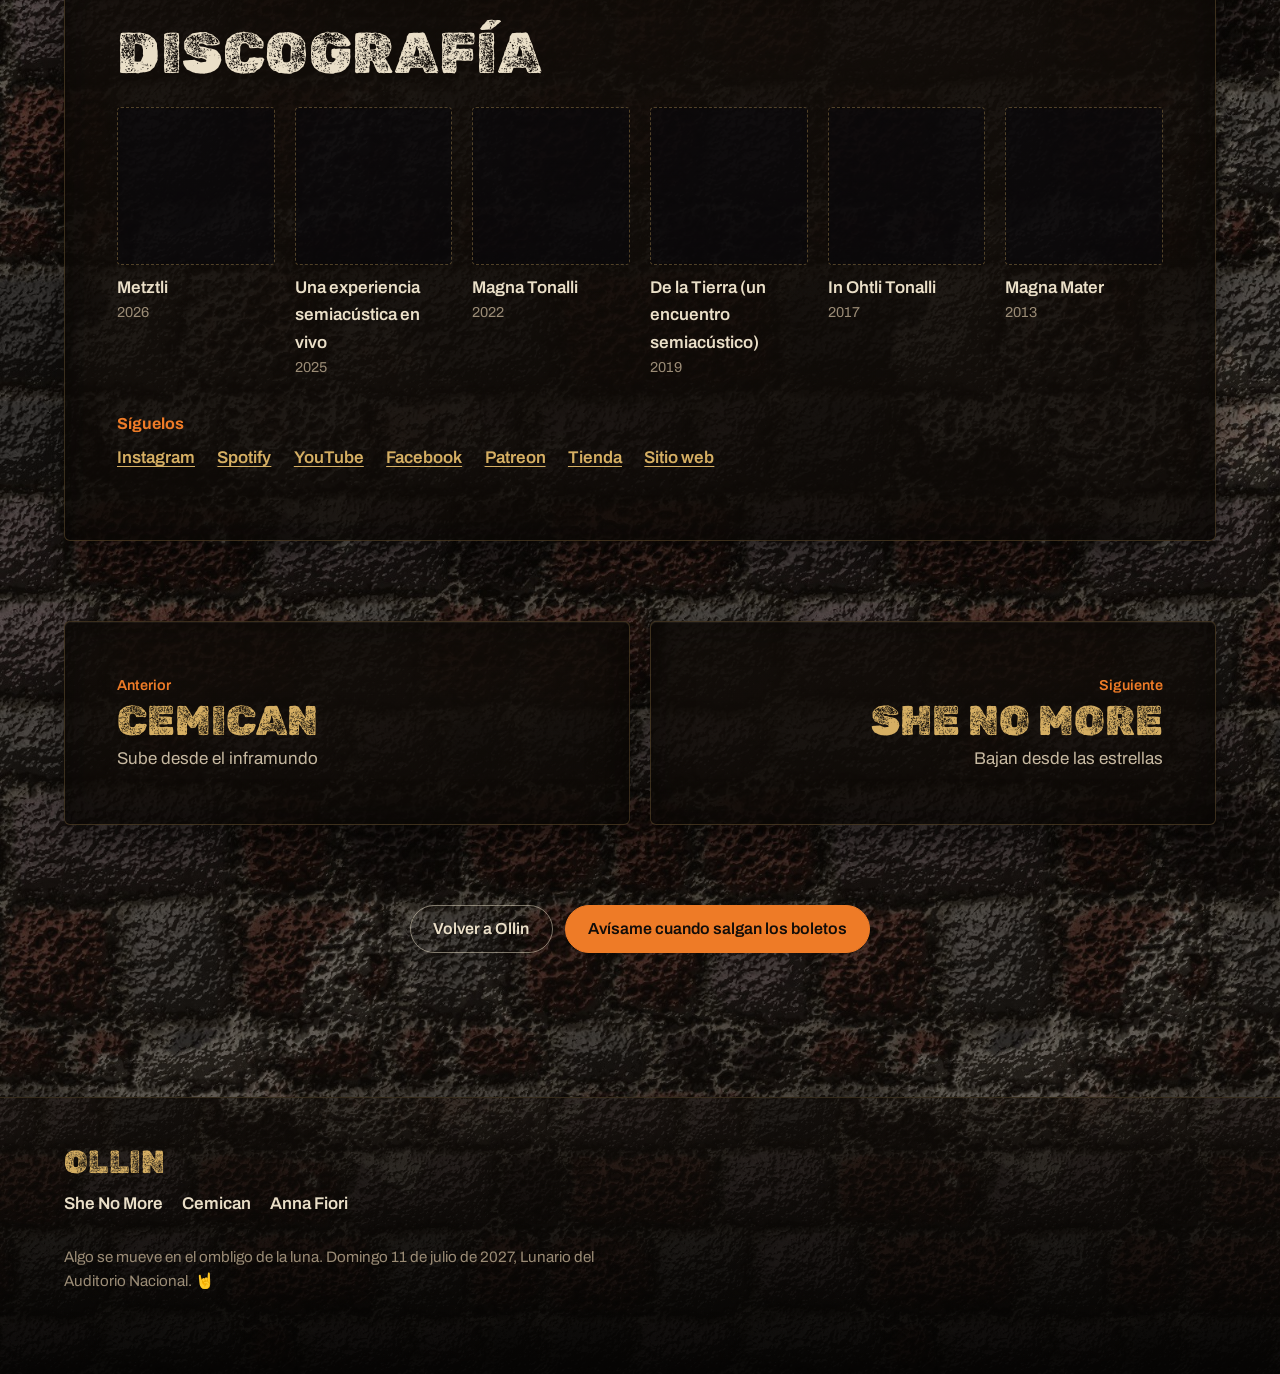
<file: ollin-web/ollin-web/anna-fiori.html>
<!DOCTYPE html>
<html lang="es">
<head>
  <meta charset="utf-8">
  <meta name="viewport" content="width=device-width, initial-scale=1">
  <title>Anna Fiori · Ollin, Lunario 11 de julio de 2027</title>
  <meta name="description" content="Anna Fiori en Ollin: algo se mueve en el ombligo de la luna. Lunario del Auditorio Nacional, domingo 11 de julio de 2027.">
  <meta name="theme-color" content="#07070D">
  <meta property="og:title" content="Anna Fiori en Ollin">
  <meta property="og:image" content="og-image.jpg">
  <link rel="icon" href="favicon.svg" type="image/svg+xml">
  <link rel="preconnect" href="https://fonts.googleapis.com">
  <link rel="preconnect" href="https://fonts.gstatic.com" crossorigin>
  <link href="https://fonts.googleapis.com/css2?family=Archivo:wdth,wght@75..125,300..800&family=Rubik+Dirt&display=swap" rel="stylesheet">
  <link rel="stylesheet" href="styles.css">
  <link rel="stylesheet" href="banda.css">
</head>
<body class="pagina-banda">
<!-- Generado por herramientas/generar_bandas.py desde datos/bandas.json. No edites a mano: edita el JSON y vuelve a generar. -->

<div class="cosmos" aria-hidden="true">
  <div class="cosmos__layer" data-depth="0.06"><div class="cosmos__nebula cosmos__nebula--a"></div></div>
  <div class="cosmos__layer" data-depth="0.16"><div class="cosmos__nebula cosmos__nebula--b"></div></div>
  <div class="cosmos__layer" data-depth="0.28"><div class="cosmos__nebula cosmos__nebula--c"></div></div>
</div>
<canvas class="sky" id="sky" aria-hidden="true"></canvas>

<nav class="nav" aria-label="Principal">
  <a class="nav__logo" href="index.html">Ollin</a>
  <div class="nav__links">
    <a href="index.html#concepto">Concepto</a>
    <a href="index.html#bandas">Bandas</a>
    <a href="index.html#lugar">El Lunario</a>
    <a class="nav__cta" href="index.html#avisame">Avísame</a>
  </div>
</nav>

<header class="hero bp__hero">
  <div class="hero__inner">
    <p class="bp__evento"><a href="index.html">Ollin</a>, 11 de julio de 2027, Lunario</p>
    <h1 class="sr-only">Anna Fiori</h1><img class="bp__logo" src="img/bandas/anna-fiori-logo.webp" alt="Anna Fiori">
    <p class="bp__altura">Crece con la luna</p>
    <p class="bp__verbo">Esa noche vienen a <strong>soltar</strong></p>
    <dl class="bp__facts">
      <div><dt>De</dt><dd>Ciudad de México</dd></div>
      <div><dt>Desde</dt><dd>2011</dd></div>
      <div><dt>Suena a</dt><dd>Cinematic Aztec Metal</dd></div>
    </dl>
  </div>
</header>

<main>
<div class="tierra">
<div class="horizonte" aria-hidden="true"></div>

<section class="bp__sec wrap">
  <div class="bp__grid losa">
    <div class="bp__foto bp__foto--ph ph-box" role="img" aria-label="Foto pendiente"><span>Foto de la banda<br>pendiente</span></div>
    <div>
      <h2 class="h-display">Su camino</h2>
      <p class="lead">Anna Fiori es vocalista de metal, musicoterapeuta y vocal coach con trayectoria internacional. Empezó a los cuatro años en el teatro musical y ha participado en más de 50 producciones discográficas, con colaboraciones junto a bandas como Rhapsody y Dragonfly. Su proyecto une el metal sinfónico con raíces prehispánicas, y su trabajo más reciente está en consideración para los GRAMMY.</p>
      <h3 class="bp__sub">Momentos que los definen</h3>
      <ul class="bp__hitos"><li>En consideración para los GRAMMY® (2026)</li><li>Metztli Tour por México y Estados Unidos (2026–2027)</li><li>Escenario principal de Domination junto a Kiss (2019)</li></ul>
    </div>
  </div>
</section>

<section class="bp__sec wrap" aria-labelledby="palabras-title">
  <div class="losa">
    <h2 class="h-display" id="palabras-title">En sus palabras</h2>
    <div class="citas"><figure class="cita"><blockquote>Nuestra música busca fomentar la empatía, llevar a los oyentes a una experiencia musicoterapéutica y apoyar a otros en sus procesos de duelo.</blockquote><figcaption>Lo que traen</figcaption></figure><figure class="cita"><blockquote>Gracias por estar aquí y por la oportunidad de hacer magia con ustedes.</blockquote><figcaption>A los otros públicos</figcaption></figure></div>
  </div>
</section>

<section class="bp__sec wrap" aria-labelledby="integrantes-title">
  <div class="losa">
    <h2 class="h-display" id="integrantes-title">Integrantes</h2>
    <ul class="miembros">
        <li class="miembro">
          <div class="miembro__foto miembro__foto--ph" aria-hidden="true"></div>
          <p class="miembro__nombre">Anna Fiori</p>
          <p class="miembro__rol">Voz e instrumentación prehispánica</p>
          <span class="miembro__ig ph">@instagram</span>
        </li>
        <li class="miembro">
          <div class="miembro__foto miembro__foto--ph" aria-hidden="true"></div>
          <p class="miembro__nombre">Arturo Ferrante</p>
          <p class="miembro__rol">Piano y teclados</p>
          <span class="miembro__ig ph">@instagram</span>
        </li>
        <li class="miembro">
          <div class="miembro__foto miembro__foto--ph" aria-hidden="true"></div>
          <p class="miembro__nombre">Ignacio Fontán Blanch</p>
          <p class="miembro__rol">Batería</p>
          <span class="miembro__ig ph">@instagram</span>
        </li>
        <li class="miembro">
          <div class="miembro__foto miembro__foto--ph" aria-hidden="true"></div>
          <p class="miembro__nombre">Juan Carrizo</p>
          <p class="miembro__rol">Guitarra</p>
          <span class="miembro__ig ph">@instagram</span>
        </li>
        <li class="miembro">
          <div class="miembro__foto miembro__foto--ph" aria-hidden="true"></div>
          <p class="miembro__nombre">Markov</p>
          <p class="miembro__rol">Guitarra</p>
          <span class="miembro__ig ph">@instagram</span>
        </li>
        <li class="miembro">
          <div class="miembro__foto miembro__foto--ph" aria-hidden="true"></div>
          <p class="miembro__nombre">Voltan Acat</p>
          <p class="miembro__rol">Bajo</p>
          <span class="miembro__ig ph">@instagram</span>
        </li>
    </ul>
  </div>
</section>

<section class="bp__sec wrap" aria-labelledby="escucha-title">
  <div class="bp__grid losa">
    <div>
      <h2 class="h-display" id="escucha-title">Empieza por</h2>
      <ul class="tracks"><li><span class="tracks__t">En el Vacío</span><span class="tracks__why">Primer sencillo de Metztli</span></li><li><span class="tracks__t">Luna Menguante (Nimotemak)</span><span class="tracks__why">En consideración para 3 nominaciones al GRAMMY</span></li><li><span class="tracks__t">Fuego Negro</span><span class="tracks__why">La más escuchada en Spotify</span></li></ul>
    </div>
    <iframe class="player" title="Reproductor de Spotify de Anna Fiori" src="https://open.spotify.com/embed/artist/518MGsGqVYTk86dnrxZHX6" width="100%" height="352" loading="lazy" allow="autoplay; clipboard-write; encrypted-media; fullscreen; picture-in-picture"></iframe>
  </div>
</section>

<section class="bp__sec wrap" aria-labelledby="disco-title">
  <div class="losa">
    <h2 class="h-display" id="disco-title">Discografía</h2>
    <ul class="discos"><li class="disco"><div class="disco__portada disco__portada--ph" aria-hidden="true"></div><p class="disco__titulo">Metztli</p><p class="disco__anio">2026</p></li><li class="disco"><div class="disco__portada disco__portada--ph" aria-hidden="true"></div><p class="disco__titulo">Una experiencia semiacústica en vivo</p><p class="disco__anio">2025</p></li><li class="disco"><div class="disco__portada disco__portada--ph" aria-hidden="true"></div><p class="disco__titulo">Magna Tonalli</p><p class="disco__anio">2022</p></li><li class="disco"><div class="disco__portada disco__portada--ph" aria-hidden="true"></div><p class="disco__titulo">De la Tierra (un encuentro semiacústico)</p><p class="disco__anio">2019</p></li><li class="disco"><div class="disco__portada disco__portada--ph" aria-hidden="true"></div><p class="disco__titulo">In Ohtli Tonalli</p><p class="disco__anio">2017</p></li><li class="disco"><div class="disco__portada disco__portada--ph" aria-hidden="true"></div><p class="disco__titulo">Magna Mater</p><p class="disco__anio">2013</p></li></ul>
    <h3 class="bp__sub">Síguelos</h3>
    <p class="bp__redes">
          <a href="https://www.instagram.com/annafiorimx" rel="noopener">Instagram</a>
          <a href="https://open.spotify.com/artist/518MGsGqVYTk86dnrxZHX6" rel="noopener">Spotify</a>
          <a href="https://www.youtube.com/@annafiorimx" rel="noopener">YouTube</a>
          <a href="https://www.facebook.com/annafiorimx" rel="noopener">Facebook</a>
          <a href="https://www.patreon.com/annafiorimx" rel="noopener">Patreon</a>
          <a href="https://annafiorimx.bandcamp.com" rel="noopener">Tienda</a>
          <a href="https://www.annafiorimx.com" rel="noopener">Sitio web</a>
    </p>
  </div>
</section>

<nav class="bp__sec wrap bp__nav" aria-label="Otras bandas">
  <a class="bp__puerta losa" href="cemican.html"><span class="bp__dir">Anterior</span><span class="bp__pname">Cemican</span><span class="bp__palt">Sube desde el inframundo</span></a>
  <a class="bp__puerta losa" href="she-no-more.html"><span class="bp__dir">Siguiente</span><span class="bp__pname">She No More</span><span class="bp__palt">Bajan desde las estrellas</span></a>
</nav>
<p class="bp__sec wrap bp__volver">
  <a class="btn btn--ghost" href="index.html">Volver a Ollin</a>
  <a class="btn btn--primary" href="index.html#avisame">Avísame cuando salgan los boletos</a>
</p>

</div><!-- /tierra -->
</main>

<footer class="footer">
  <div class="wrap footer__grid">
    <p class="footer__name">Ollin</p>
    <p><a href="she-no-more.html">She No More</a> <a href="cemican.html">Cemican</a> <a href="anna-fiori.html">Anna Fiori</a></p>
    <p class="footer__small">Algo se mueve en el ombligo de la luna. Domingo 11 de julio de 2027, Lunario del Auditorio Nacional. 🤘</p>
  </div>
</footer>

<script src="main.js"></script>
</body>
</html>
</file>
<file: ollin-web/styles.css>
/* =========================================================
   Ollin: algo se mueve en el ombligo de la luna — sitio del evento
   Paleta tomada del flyer de Cemican, neutral para las 3 bandas.
   Arriba: cosmos. Al bajar: la tierra, piedra tallada.
   ========================================================= */
:root {
  --void: #07070D;       /* espacio */
  --soot: #120D09;       /* hollín, sombra de piedra */
  --stone: #3A3027;      /* piedra */
  --bone: #EADFC8;       /* hueso */
  --bone-dim: #C7B9A1;
  --ash: #9B8C76;
  --gold: #D6AF63;       /* oro viejo de la tipografía del flyer */
  --marigold: #EE7B27;   /* cempasúchil */
  --blood: #9A2E22;      /* sangre seca */
  --jade: #64A58E;       /* jade de las serpientes */

  --line: rgba(214, 175, 99, .22);
  --line-soft: rgba(234, 223, 200, .12);

  --display: "Rubik Dirt", Impact, "Arial Black", sans-serif;
  --body: "Archivo", system-ui, -apple-system, "Segoe UI", sans-serif;

  --wrap: 72rem;
  --narrow: 42rem;
  --gap: clamp(1.25rem, 4vw, 2.5rem);
  --section: clamp(4.5rem, 12vw, 9rem);
}

*, *::before, *::after { box-sizing: border-box; }
html { scroll-behavior: smooth; -webkit-text-size-adjust: 100%; background: var(--void); }
body {
  margin: 0;
  color: var(--bone);
  font-family: var(--body);
  font-size: 1.0625rem;
  line-height: 1.6;
  background: var(--void);
}
img, svg, canvas { display: block; max-width: 100%; }
a { color: inherit; text-underline-offset: .2em; text-decoration-thickness: 1px; }
a:hover { text-decoration-thickness: 2px; }
:focus-visible { outline: 2px solid var(--marigold); outline-offset: 3px; border-radius: 2px; }

.skip {
  position: absolute; left: 1rem; top: -4rem; z-index: 10;
  background: var(--bone); color: var(--soot); padding: .6rem 1rem;
}
.skip:focus { top: 1rem; }

.wrap { width: min(100% - 2 * var(--gap), var(--wrap)); margin-inline: auto; }
.wrap--narrow { width: min(100% - 2 * var(--gap), var(--narrow)); }

/* Las tres bandas comparten tratamiento: nadie tiene "su" color */
.c-snm, .c-cem, .c-anna { color: var(--gold); }

/* ---------- capas de fondo ---------- */
/* Cosmos: nebulosa viva + estrellas, fijos en pantalla.
   Se apagan al llegar a la tierra (main.js → updateFade) */
.cosmos, .sky {
  position: fixed; inset: 0; width: 100%; height: 100%;
  z-index: 0; pointer-events: none;
}
.cosmos { overflow: hidden; }
.cosmos__layer { position: absolute; inset: 0; will-change: transform; }
.cosmos__nebula {
  position: absolute; inset: -18%;
  background: url("img/nebula.jpg") center / cover no-repeat;
  will-change: transform;
}
.cosmos__nebula--a { animation: nebula-a 34s ease-in-out infinite alternate; }
.cosmos__nebula--b {
  /* capa espejeada: las nubes se cruzan en sentidos opuestos */
  opacity: .45; mix-blend-mode: screen;
  animation: nebula-b 26s ease-in-out infinite alternate;
}
.cosmos__nebula--c {
  /* capa cercana, tenue y más rápida: da profundidad */
  opacity: .22; mix-blend-mode: screen;
  background-size: 140% auto;
  animation: nebula-c 19s ease-in-out infinite alternate;
}
@keyframes nebula-a {
  from { transform: translate3d(0, 0, 0) scale(1.02) rotate(0deg); }
  to   { transform: translate3d(-9%, 6%, 0) scale(1.22) rotate(4deg); }
}
@keyframes nebula-b {
  from { transform: scaleX(-1) translate3d(0, 0, 0) scale(1.08) rotate(0deg); }
  to   { transform: scaleX(-1) translate3d(-10%, -7%, 0) scale(1.3) rotate(-6deg); }
}
@keyframes nebula-c {
  from { transform: scaleY(-1) translate3d(6%, 0, 0) scale(1.1); }
  to   { transform: scaleY(-1) translate3d(-8%, 8%, 0) scale(1.35) rotate(5deg); }
}

.hero, main, .footer { position: relative; z-index: 1; }

/* La tierra: la roca aparece poco a poco debajo de las bandas */
.tierra { position: relative; isolation: isolate; }
.tierra::before {
  content: ""; position: absolute; inset: 0; z-index: -1;
  background:
    linear-gradient(180deg, rgba(7,7,13,.55) 0%, rgba(18,13,9,.35) 40%, rgba(18,13,9,.55) 100%),
    url("img/rock.jpg") center top / 820px auto repeat;
  -webkit-mask-image: linear-gradient(180deg, transparent 0, #000 4rem);
          mask-image: linear-gradient(180deg, transparent 0, #000 4rem);
}

.concepto__sub { font-family: var(--display); font-weight: 400; text-transform: uppercase; font-size: 1.4rem; color: var(--gold); margin: 3rem 0 .5rem; }

/* Bitácora: una línea de tiempo real, la entrada viva arriba */
.bitacora { padding-block: calc(var(--section) / 1.5); }
.bitacora__lista { list-style: none; padding: 0; margin: 2.5rem 0 0; position: relative; }
.bitacora__lista::before {
  content: ""; position: absolute; left: .45rem; top: .6rem; bottom: .6rem; width: 1px;
  background: linear-gradient(180deg, var(--marigold), var(--line) 30%, var(--line));
}
.bitacora__item { position: relative; padding: 0 0 2rem 2.2rem; }
.bitacora__item::before {
  content: ""; position: absolute; left: 0; top: .35rem; width: .9rem; height: .9rem; border-radius: 50%;
  background: var(--void); border: 1.5px solid var(--gold);
}
.bitacora__item--now::before { background: var(--marigold); border-color: var(--marigold); box-shadow: 0 0 0 0 rgba(238,123,39,.6); animation: latido 2.4s ease-out infinite; }
@keyframes latido { 0% { box-shadow: 0 0 0 0 rgba(238,123,39,.55); } 80%, 100% { box-shadow: 0 0 0 14px rgba(238,123,39,0); } }
.bitacora__fecha { margin: 0 0 .2rem; color: var(--gold); font-weight: 600; font-size: .95rem; }
.bitacora__item--now .bitacora__fecha { color: var(--marigold); }
.bitacora__texto { margin: 0; color: var(--bone); }

/* Lago: Metztliapan. Empieza en "Quiénes se están encontrando" y llega hasta la orilla de piedra */
.lago {
  position: relative; z-index: 1;
  overflow: hidden;
  background: #050A0B;
  padding-bottom: 2.5rem;
  /* el agua aparece poco a poco desde el cielo, sin corte */
  -webkit-mask-image: linear-gradient(180deg, transparent 0, #000 7rem);
          mask-image: linear-gradient(180deg, transparent 0, #000 7rem);
}
/* El agua: la textura con el filtro de oleaje encima. Se extiende más allá del borde
   para que la deformación nunca deje ver un hueco en las orillas. */
.lago__agua {
  position: absolute; inset: -24px;
  background:
    linear-gradient(180deg, rgba(5,10,11,0) 60%, #0B0E0B 100%),
    url("img/water.jpg") center top / cover no-repeat;
  animation: deriva 22s ease-in-out infinite alternate;
  will-change: transform;
}
@keyframes deriva {
  from { transform: translate3d(-10px, 0, 0); }
  to   { transform: translate3d(10px, 2px, 0); }
}
/* Oleaje: main.js redibuja el agua en franjas que se desplazan con una onda.
   Mientras no corre (sin JS o con "reducir movimiento"), se ve .lago__agua quieta debajo. */
.lago__olas { position: absolute; inset: 0; width: 100%; height: 100%; pointer-events: none; opacity: 0; transition: opacity .6s; }
.lago__olas.is-on { opacity: 1; }
/* Destellos de la luna sobre el agua (los dibuja main.js) */
.lago__brillos { position: absolute; inset: 0; width: 100%; height: 100%; pointer-events: none; }
.lago__reflejo {
  /* el mismo oleaje, desplazado y sumado: los destellos de la luna se mueven */
  position: absolute; inset: 0;
  background: url("img/water.jpg") center top / cover no-repeat;
  mix-blend-mode: screen; opacity: .4;
  -webkit-mask-image: radial-gradient(ellipse 34% 120% at 50% 0%, #000 0%, rgba(0,0,0,.5) 50%, transparent 85%);
          mask-image: radial-gradient(ellipse 34% 120% at 50% 0%, #000 0%, rgba(0,0,0,.5) 50%, transparent 85%);
  pointer-events: none;
  animation: oleaje 7s ease-in-out infinite alternate;
}
@keyframes oleaje {
  from { transform: translate3d(-14px, 0, 0) scaleY(1); opacity: .25; }
  to   { transform: translate3d(14px, 3px, 0) scaleY(1.02); opacity: .5; }
}
.lago > section { position: relative; z-index: 1; }
.miradas-sec { padding: 7rem 0 4rem; text-shadow: 0 0 6px rgba(0,0,0,.95), 0 0 18px rgba(0,0,0,.9), 0 0 36px rgba(0,0,0,.8); }
.miradas-sec .mirada p { color: var(--bone); }
.miradas-sec .miradas { margin-top: 0; }
.lago__nombre { position: relative; z-index: 1; margin: 0 auto; color: var(--bone-dim); font-size: .95rem; text-align: center; }
.banda__pendiente { color: var(--bone-dim); font-style: italic; }

/* Horizonte: friso de grecas donde el agua toca la tierra */
.horizonte {
  position: relative;
  height: clamp(90px, 12vw, 150px);
  background: url("img/frieze.jpg") left center / auto 100% repeat-x;
  box-shadow: 0 -30px 60px -10px rgba(238,123,39,.22), 0 18px 30px rgba(0,0,0,.55);
  border-block: 2px solid rgba(0,0,0,.6);
}
.horizonte::before {
  /* resplandor de cempasúchil sobre el horizonte, como velas en el suelo */
  content: ""; position: absolute; left: 0; right: 0; bottom: 100%; height: 14rem;
  background: radial-gradient(ellipse 60% 100% at 50% 100%, rgba(238,123,39,.20), transparent 70%);
  pointer-events: none;
}

/* Losa: bloque de piedra oscura donde vive el texto en la zona de tierra */
.losa {
  background:
    linear-gradient(180deg, rgba(18,13,9,.88), rgba(14,10,7,.82));
  border: 1px solid var(--line);
  border-radius: 6px;
  box-shadow:
    inset 0 1px 0 rgba(234,223,200,.06),
    inset 0 0 40px rgba(0,0,0,.45),
    0 20px 40px rgba(0,0,0,.45);
  padding: clamp(1.75rem, 5vw, 3.25rem);
}

/* ---------- tipografía ---------- */
/* Rubik Dirt tiene un solo peso: nunca pedirle bold */
.h-display, .hero__title, .banda__name, .mirada h3, .reco__band h3, .colab__title, .footer__name {
  font-family: var(--display);
  font-weight: 400;
  text-transform: uppercase;
  letter-spacing: .01em;
}
.h-display {
  font-size: clamp(2rem, 6vw, 3.6rem);
  line-height: 1.02;
  margin: 0 0 1.5rem;
  color: var(--bone);
}
.lead { font-size: clamp(1.15rem, 2.4vw, 1.35rem); line-height: 1.5; color: var(--bone); }
p { margin: 0 0 1rem; max-width: 65ch; }
cite { font-style: italic; }

/* ---------- botones ---------- */
.btn {
  display: inline-flex; align-items: center; justify-content: center;
  min-height: 3rem; padding: .75rem 1.4rem;
  font: 600 1rem/1.2 var(--body);
  text-decoration: none; border-radius: 999px; cursor: pointer;
  border: 1.5px solid var(--marigold);
  transition: background-color .2s, color .2s, border-color .2s;
}
.btn--primary { background: var(--marigold); color: var(--soot); }
.btn--primary:hover { background: transparent; color: var(--marigold); }
.btn--ghost { background: transparent; color: var(--bone); border-color: rgba(234,223,200,.5); }
.btn--ghost:hover { border-color: var(--gold); color: var(--gold); }

/* =========================================================
   HERO
   ========================================================= */
.hero {
  overflow: hidden;
  min-height: 100svh;
  display: grid; align-items: center;
  padding-block: clamp(3rem, 8vw, 5rem);
}

.hero__inner {
  width: min(100% - 2 * var(--gap), var(--wrap)); margin-inline: auto;
  display: grid; gap: clamp(1.25rem, 3vw, 2rem);
  justify-items: center; text-align: center;
}

/* La luna llena: sale una sola vez al cargar */
.luna {
  position: relative;
  width: clamp(7.5rem, 22vw, 12.5rem); aspect-ratio: 1;
}
.luna__halo, .luna__disc { position: absolute; inset: 0; width: 100%; height: 100%; border-radius: 50%; }
.luna__halo {
  background: radial-gradient(circle,
    rgba(255,240,210,.55) 38%,
    rgba(214,175,99,.28) 48%,
    rgba(238,123,39,.12) 60%,
    transparent 72%);
  transform: scale(1.55);
  filter: blur(6px);
  animation: halo-in 3.4s ease-out .2s both, halo-breathe 10s ease-in-out 3.6s infinite;
}
.luna__disc {
  object-fit: contain;
  filter: drop-shadow(0 0 18px rgba(255,236,196,.35));
  animation: luna-in 2.8s cubic-bezier(.2,.7,.2,1) .1s both;
}
@keyframes luna-in {
  from { opacity: 0; transform: translateY(6%) scale(.97); }
  to   { opacity: 1; transform: none; }
}
@keyframes halo-in { from { opacity: 0; } to { opacity: 1; } }
@keyframes halo-breathe {
  0%, 100% { transform: scale(1.55); opacity: 1; }
  50%      { transform: scale(1.62); opacity: .85; }
}

.hero__lineup {
  display: flex; flex-wrap: wrap; align-items: center; justify-content: center; gap: .25rem 0;
  font-weight: 600; font-size: clamp(.95rem, 2.4vw, 1.1rem);
  margin-bottom: .5rem;
}
.hero__lineup span + span::before {
  /* rombo de jade entre nombres */
  content: ""; display: inline-block; width: .4em; height: .4em; margin: 0 .8em .12em;
  background: var(--jade); transform: rotate(45deg);
}
.hero__title {
  font-size: clamp(5.5rem, 24vw, 13rem);
  line-height: .85;
  margin: 0 0 .9rem;
  color: var(--bone);
  text-shadow: 0 0 50px rgba(238,123,39,.22);
}
.hero__tagline {
  font-family: var(--display); font-weight: 400; text-transform: uppercase;
  font-size: clamp(1.15rem, 3.2vw, 1.9rem); line-height: 1.15;
  color: var(--gold); margin-bottom: 1.8rem; max-width: 22ch;
}
.hero__when p { margin: 0; font-size: clamp(1.05rem, 2.6vw, 1.25rem); }
.hero__when p:first-child { font-weight: 700; }
.hero__when p + p { color: var(--bone-dim); }
.hero__actions { display: flex; flex-wrap: wrap; justify-content: center; gap: .75rem; margin-top: 2rem; }
.hero__count { margin-top: 1.5rem; color: var(--ash); font-size: .95rem; }
.hero__count strong { color: var(--marigold); font-weight: 700; }

.hero__text { display: grid; justify-items: center; }
.hero__text p { margin-inline: auto; }

/* =========================================================
   CONCEPTO (todavía en el cielo)
   ========================================================= */
.concepto { padding-block: var(--section) 2rem; }
.miradas {
  list-style: none; padding: 0; margin: clamp(3rem, 8vw, 5rem) 0 0;
  display: grid; gap: 2.5rem;
}
@media (min-width: 820px) { .miradas { grid-template-columns: repeat(3, 1fr); gap: 3rem; } }
.mirada { border-top: 1px solid var(--line); padding-top: 1.25rem; }
.mirada h3 { font-size: 1.6rem; margin: .75rem 0 .5rem; line-height: 1; color: var(--gold); }

.etimo { margin: 2.5rem 0 3rem; display: grid; gap: 1.5rem; grid-template-columns: repeat(3, 1fr); text-align: center; }
.etimo div { border-top: 1px solid var(--line); border-bottom: 1px solid var(--line); padding: 1.25rem .5rem; }
.etimo dt { font-family: var(--display); font-size: clamp(1.6rem, 6vw, 3.4rem); line-height: 1; color: var(--gold); }
.etimo dd { margin: .6rem 0 0; color: var(--bone-dim); }
@media (max-width: 520px) { .etimo { gap: .6rem; } .etimo dd { font-size: .9rem; } }
i[lang="nah"] { font-style: italic; color: var(--gold); }
.mirada p { color: var(--bone-dim); margin: 0; }
.mirada__glyph { width: 2.5rem; height: 2.5rem; fill: none; stroke: var(--jade); stroke-width: 1.6; stroke-linecap: round; }
.mirada--snm .mirada__glyph circle { fill: var(--jade); stroke: none; }
.mirada--anna .mirada__glyph { fill: var(--jade); stroke: none; }

/* =========================================================
   BANDAS (transición: la roca empieza a asomar)
   ========================================================= */
.bandas { padding-top: var(--section); padding-bottom: clamp(3rem, 8vw, 5rem); }
.banda {
  position: relative;
  padding-block: clamp(1rem, 3vw, 1.75rem);
}
.bandas .h-display { text-shadow: 0 2px 0 rgba(0,0,0,.6), 0 0 30px rgba(0,0,0,.8); }
.banda__grid { display: grid; gap: 2rem; }
@media (min-width: 900px) { .banda__grid { grid-template-columns: 5fr 7fr; gap: 4rem; } }

.banda__name {
  font-size: clamp(2.4rem, 8vw, 4.4rem); line-height: .95;
  color: var(--gold); margin: 0 0 1.5rem;
  text-shadow: 0 2px 0 rgba(0,0,0,.6), 0 0 30px rgba(0,0,0,.6);
}
.banda__facts { margin: 0; display: grid; gap: .9rem; }
.banda__facts div { display: grid; grid-template-columns: 5.5rem 1fr; gap: 1rem; }
.banda__facts dt { color: var(--ash); font-size: .95rem; }
.banda__facts dd { margin: 0; }
.banda__body { text-shadow: 0 1px 12px rgba(0,0,0,.85); }

.banda__body h4 { font-weight: 700; font-size: 1rem; margin: 2rem 0 .5rem; color: var(--marigold); }
.tracks { list-style: none; padding: 0; margin: 0; }
.tracks li {
  display: flex; flex-wrap: wrap; justify-content: space-between; gap: .1rem 1rem;
  padding: .7rem 0; border-bottom: 1px solid var(--line-soft);
}
.tracks__t { font-weight: 600; }
.tracks__why { color: var(--ash); font-size: .95rem; }
.banda__links { display: flex; flex-wrap: wrap; gap: .5rem 1.4rem; margin-top: 1.5rem; }
.banda__links a { color: var(--gold); font-weight: 600; }

/* =========================================================
   PUENTE
   ========================================================= */
.puente { padding-block: var(--section) calc(var(--section) / 2); }
.puente__choices { display: flex; flex-wrap: wrap; gap: .6rem; margin: 2rem 0 2.5rem; }
.chip {
  font: 600 1rem/1 var(--body); color: var(--bone);
  background: rgba(7,7,13,.35); border: 1.5px solid rgba(234,223,200,.3);
  border-radius: 999px; padding: .85rem 1.2rem; min-height: 3rem; cursor: pointer;
  transition: border-color .2s, background-color .2s, color .2s;
}
.chip:hover { border-color: var(--gold); }
.chip[aria-pressed="true"] { background: var(--marigold); border-color: var(--marigold); color: var(--soot); }

.puente__empty { color: var(--ash); }
.reco { display: grid; gap: 2rem; }
.reco__intro { font-size: 1.15rem; margin: 0; }
.reco__band { border-left: 3px solid var(--jade); padding-left: 1.25rem; }
.reco__band h3 { font-size: 1.7rem; line-height: 1; margin: 0 0 .4rem; color: var(--gold); }
.reco__band > p { color: var(--bone-dim); margin-bottom: .75rem; }
.reco__band ul { list-style: none; padding: 0; margin: 0; }
.reco__band li { padding: .55rem 0; border-bottom: 1px solid var(--line-soft); }
.reco__band li a { font-weight: 600; text-decoration: none; }
.reco__band li a:hover { text-decoration: underline; color: var(--marigold); }
.reco__band li span { display: block; color: var(--ash); font-size: .95rem; }
.reco__band .reco__more { display: inline-block; margin-top: .75rem; color: var(--gold); font-weight: 600; }
.reco.is-in { animation: reco-in .35s ease-out; }
@keyframes reco-in { from { opacity: 0; transform: translateY(6px); } to { opacity: 1; transform: none; } }

/* =========================================================
   COLABORACIÓN
   ========================================================= */
.colab { padding-block: calc(var(--section) / 2); }
.colab__grid { display: grid; gap: 2.5rem; align-items: center; }
@media (min-width: 900px) { .colab__grid { grid-template-columns: 1fr 1fr; gap: 4rem; } }
.colab__grid > div:first-child { text-shadow: 0 1px 14px rgba(0,0,0,.9); }
.colab__song {
  padding: clamp(1.5rem, 4vw, 2.5rem);
  border: 1px solid var(--line);
  border-radius: 6px;
  background:
    radial-gradient(circle at 0% 0%, rgba(238,123,39,.18), transparent 55%),
    radial-gradient(circle at 100% 100%, rgba(100,165,142,.16), transparent 55%),
    rgba(14,10,7,.88);
  box-shadow: inset 0 0 40px rgba(0,0,0,.45), 0 20px 40px rgba(0,0,0,.45);
}
.colab__credit { font-weight: 600; margin-bottom: .25rem; }
.colab__title { font-size: clamp(1.9rem, 5vw, 2.9rem); line-height: 1; margin: 0 0 1.5rem; }
.colab__more { margin: 1.5rem 0 0; color: var(--bone-dim); }

/* =========================================================
   LUGAR
   ========================================================= */
.lugar { padding-block: calc(var(--section) / 2); }
.lugar__grid { display: grid; gap: 2.5rem; }
@media (min-width: 900px) { .lugar__grid { grid-template-columns: 5fr 7fr; gap: 4rem; } }
.lugar__grid > div > p { color: var(--bone-dim); }
.lugar__facts { margin: 0; }
.lugar__facts div { display: grid; grid-template-columns: 9rem 1fr; gap: 1rem; padding: .9rem 0; border-bottom: 1px solid var(--line-soft); }
.lugar__facts dt { color: var(--ash); }
.lugar__facts dd { margin: 0; }
.lugar__facts a { color: var(--gold); }
.tbd { color: var(--bone-dim); font-style: italic; }
@media (max-width: 520px) { .lugar__facts div { grid-template-columns: 1fr; gap: .2rem; } }

/* =========================================================
   AVÍSAME
   ========================================================= */
.avisame { padding-block: calc(var(--section) / 2); }
.form { display: grid; gap: 1.1rem; margin-top: 2rem; }
.field { display: grid; gap: .4rem; }
.field label { font-weight: 600; }
.opt { color: var(--ash); font-weight: 400; }
.field input, .field select {
  font: 400 1.05rem/1.4 var(--body); color: var(--bone);
  background: rgba(7,7,13,.6); border: 1.5px solid rgba(234,223,200,.22);
  border-radius: .5rem; padding: .8rem 1rem; min-height: 3rem; width: 100%;
}
.field select { appearance: none; background-image: linear-gradient(45deg, transparent 50%, var(--gold) 50%), linear-gradient(135deg, var(--gold) 50%, transparent 50%); background-position: calc(100% - 1.3rem) 55%, calc(100% - .95rem) 55%; background-size: .35rem .35rem; background-repeat: no-repeat; }
.field select option { background: var(--soot); }
.field input:focus, .field select:focus { border-color: var(--marigold); outline: none; }
.form .btn { justify-self: start; margin-top: .5rem; }
.form__status { min-height: 1.6em; margin: 0; }
.form__status.is-ok { color: var(--jade); }
.form__status.is-error { color: var(--marigold); }
.hp { position: absolute; left: -9999px; }

/* =========================================================
   FAQ
   ========================================================= */
.faq { padding-block: calc(var(--section) / 2) var(--section); }
.faq details { border-bottom: 1px solid var(--line-soft); }
.faq summary {
  cursor: pointer; list-style: none; padding: 1.1rem 2.2rem 1.1rem 0; position: relative;
  font-weight: 600; font-size: 1.1rem;
}
.faq summary::-webkit-details-marker { display: none; }
.faq summary::after {
  content: ""; position: absolute; right: .3rem; top: 50%; width: .6rem; height: .6rem;
  border-right: 2px solid var(--gold); border-bottom: 2px solid var(--gold);
  transform: translateY(-70%) rotate(45deg); transition: transform .2s;
}
.faq details[open] summary::after { transform: translateY(-30%) rotate(225deg); }
.faq details p { color: var(--bone-dim); padding-bottom: 1.1rem; margin: 0; }

/* =========================================================
   FOOTER: el fondo de la tierra
   ========================================================= */
.footer {
  padding-block: 3rem 4rem;
  background:
    linear-gradient(180deg, rgba(18,13,9,.78), rgba(5,4,3,.95)),
    url("img/rock.jpg") center bottom / 640px auto repeat;
  border-top: 1px solid var(--line);
}
.footer__grid { display: grid; gap: .75rem; }
.footer__name { font-size: 2rem; line-height: 1; margin: 0; color: var(--gold); }
.footer__grid p:nth-child(2) { display: flex; flex-wrap: wrap; gap: .4rem 1.2rem; font-weight: 600; }
.footer__grid p:nth-child(2) a { text-decoration: none; }
.footer__small { color: var(--ash); font-size: .95rem; }

/* ---------- movimiento reducido ---------- */
@media (prefers-reduced-motion: reduce) {
  html { scroll-behavior: auto; }
  .luna__halo, .luna__disc { animation: none; opacity: 1; }
  .lago__reflejo, .lago__agua { animation: none; }
  .cosmos__nebula { animation: none; }
  .bitacora__item--now::before { animation: none; }
  .reco.is-in { animation: none; }
}

/* En pantallas angostas el agua se escala mucho: la oscurecemos para que el texto mande */
@media (max-width: 700px) {
  .lago__agua {
    background:
      linear-gradient(180deg, rgba(5,10,11,.5), rgba(5,10,11,.7) 60%, #0B0E0B 100%),
      url("img/water.jpg") center top / cover no-repeat;
  }
  .lago__reflejo { display: none; }
}


/* placeholders: se ven claramente como pendientes */
.ph { color: var(--ash); font-style: italic; border-bottom: 1px dashed rgba(155,140,118,.6); }
.ph-box {
  display: grid; place-items: center; text-align: center;
  border: 1.5px dashed rgba(214,175,99,.35); border-radius: 6px;
  background: repeating-linear-gradient(135deg, rgba(234,223,200,.03) 0 12px, transparent 12px 24px);
  color: var(--ash); font-style: italic; padding: 1.5rem;
}

/* ---------- menú ---------- */
.nav {
  position: fixed; top: 0; left: 0; right: 0; z-index: 20;
  display: flex; align-items: center; justify-content: space-between; gap: 1rem;
  padding: .7rem var(--gap);
  background: linear-gradient(180deg, rgba(7,7,13,.85), rgba(7,7,13,.55));
  -webkit-backdrop-filter: blur(8px); backdrop-filter: blur(8px);
  border-bottom: 1px solid var(--line-soft);
}
.nav__logo { font-family: var(--display); text-transform: uppercase; font-size: 1.5rem; color: var(--gold); text-decoration: none; line-height: 1; }
.nav__links { display: flex; align-items: center; gap: .3rem 1.2rem; overflow-x: auto; scrollbar-width: none; }
.nav__links::-webkit-scrollbar { display: none; }
.nav__links a { color: var(--bone); text-decoration: none; font-weight: 600; font-size: .95rem; white-space: nowrap; padding: .35rem 0; }
.nav__links a:hover { color: var(--gold); }
.nav__cta { border: 1.5px solid var(--marigold); border-radius: 999px; padding: .35rem .9rem !important; color: var(--marigold) !important; }
@media (max-width: 560px) { .nav__links a:not(.nav__cta):nth-child(1) { display: none; } .nav__links { gap: .9rem; } .nav__links a { font-size: .9rem; } }
html { scroll-padding-top: 4.5rem; }
.hero { padding-top: clamp(5rem, 10vw, 6.5rem); }

/* ---------- fase de la luna en la cuenta regresiva ---------- */
.hero__count { display: inline-flex; align-items: center; gap: .6rem; }
.fase { width: 1.6rem; height: 1.6rem; flex: none; }

/* ---------- puertas a las bandas ---------- */
.puertas { display: grid; gap: 1.25rem; margin-top: 1rem; }
@media (min-width: 860px) { .puertas { grid-template-columns: repeat(3, 1fr); } .puerta__name { min-height: 2em; display: flex; align-items: flex-end; } }
.puerta { display: grid; gap: .35rem; text-decoration: none; transition: border-color .2s, transform .2s; }
.puerta:hover { border-color: var(--marigold); transform: translateY(-2px); }
.puerta__foto { aspect-ratio: 4 / 3; margin-bottom: .8rem; }
.puerta__name { font-family: var(--display); text-transform: uppercase; color: var(--gold); font-size: clamp(1.9rem, 4.5vw, 2.6rem); line-height: 1; }
.puerta__alt { color: var(--bone-dim); }
.puerta__cta { color: var(--marigold); font-weight: 600; margin-top: .4rem; }
.bandas { padding-bottom: 1rem; }

/* ---------- playlist ---------- */
.playlist { margin-block: 2rem; }
.playlist__grid { display: grid; gap: 2rem; align-items: center; }
@media (min-width: 900px) { .playlist__grid { grid-template-columns: 5fr 7fr; gap: 3rem; } }
.player { width: 100%; min-height: 352px; border: 0; border-radius: 12px; }
.cal { display: flex; flex-wrap: wrap; gap: .5rem; }
.cal .btn { min-height: 2.5rem; padding: .5rem 1rem; font-size: .95rem; }
@media (prefers-reduced-motion: reduce) { .puerta:hover { transform: none; } }

.puerta__img { width: 100%; object-fit: cover; border-radius: 4px; display: block; }
</file>
<file: ollin-web/ollin-web/styles.css>
/* =========================================================
   Ollin: algo se mueve en el ombligo de la luna — sitio del evento
   Paleta tomada del flyer de Cemican, neutral para las 3 bandas.
   Arriba: cosmos. Al bajar: la tierra, piedra tallada.
   ========================================================= */
:root {
  --void: #07070D;       /* espacio */
  --soot: #120D09;       /* hollín, sombra de piedra */
  --stone: #3A3027;      /* piedra */
  --bone: #EADFC8;       /* hueso */
  --bone-dim: #C7B9A1;
  --ash: #9B8C76;
  --gold: #D6AF63;       /* oro viejo de la tipografía del flyer */
  --marigold: #EE7B27;   /* cempasúchil */
  --blood: #9A2E22;      /* sangre seca */
  --jade: #64A58E;       /* jade de las serpientes */

  --line: rgba(214, 175, 99, .22);
  --line-soft: rgba(234, 223, 200, .12);

  --display: "Rubik Dirt", Impact, "Arial Black", sans-serif;
  --body: "Archivo", system-ui, -apple-system, "Segoe UI", sans-serif;

  --wrap: 72rem;
  --narrow: 42rem;
  --gap: clamp(1.25rem, 4vw, 2.5rem);
  --section: clamp(4.5rem, 12vw, 9rem);
}

*, *::before, *::after { box-sizing: border-box; }
html { scroll-behavior: smooth; -webkit-text-size-adjust: 100%; background: var(--void); }
body {
  margin: 0;
  color: var(--bone);
  font-family: var(--body);
  font-size: 1.0625rem;
  line-height: 1.6;
  background: var(--void);
}
img, svg, canvas { display: block; max-width: 100%; }
a { color: inherit; text-underline-offset: .2em; text-decoration-thickness: 1px; }
a:hover { text-decoration-thickness: 2px; }
:focus-visible { outline: 2px solid var(--marigold); outline-offset: 3px; border-radius: 2px; }

.skip {
  position: absolute; left: 1rem; top: -4rem; z-index: 10;
  background: var(--bone); color: var(--soot); padding: .6rem 1rem;
}
.skip:focus { top: 1rem; }

.wrap { width: min(100% - 2 * var(--gap), var(--wrap)); margin-inline: auto; }
.wrap--narrow { width: min(100% - 2 * var(--gap), var(--narrow)); }

/* Las tres bandas comparten tratamiento: nadie tiene "su" color */
.c-snm, .c-cem, .c-anna { color: var(--gold); }

/* ---------- capas de fondo ---------- */
/* Cosmos: nebulosa viva + estrellas, fijos en pantalla.
   Se apagan al llegar a la tierra (main.js → updateFade) */
.cosmos, .sky {
  position: fixed; inset: 0; width: 100%; height: 100%;
  z-index: 0; pointer-events: none;
}
.cosmos { overflow: hidden; }
.cosmos__layer { position: absolute; inset: 0; will-change: transform; }
.cosmos__nebula {
  position: absolute; inset: -18%;
  background: url("img/nebula.jpg") center / cover no-repeat;
  will-change: transform;
}
.cosmos__nebula--a { animation: nebula-a 34s ease-in-out infinite alternate; }
.cosmos__nebula--b {
  /* capa espejeada: las nubes se cruzan en sentidos opuestos */
  opacity: .45; mix-blend-mode: screen;
  animation: nebula-b 26s ease-in-out infinite alternate;
}
.cosmos__nebula--c {
  /* capa cercana, tenue y más rápida: da profundidad */
  opacity: .22; mix-blend-mode: screen;
  background-size: 140% auto;
  animation: nebula-c 19s ease-in-out infinite alternate;
}
@keyframes nebula-a {
  from { transform: translate3d(0, 0, 0) scale(1.02) rotate(0deg); }
  to   { transform: translate3d(-9%, 6%, 0) scale(1.22) rotate(4deg); }
}
@keyframes nebula-b {
  from { transform: scaleX(-1) translate3d(0, 0, 0) scale(1.08) rotate(0deg); }
  to   { transform: scaleX(-1) translate3d(-10%, -7%, 0) scale(1.3) rotate(-6deg); }
}
@keyframes nebula-c {
  from { transform: scaleY(-1) translate3d(6%, 0, 0) scale(1.1); }
  to   { transform: scaleY(-1) translate3d(-8%, 8%, 0) scale(1.35) rotate(5deg); }
}

.hero, main, .footer { position: relative; z-index: 1; }

/* La tierra: la roca aparece poco a poco debajo de las bandas */
.tierra { position: relative; isolation: isolate; }
.tierra::before {
  content: ""; position: absolute; inset: 0; z-index: -1;
  background:
    linear-gradient(180deg, rgba(7,7,13,.55) 0%, rgba(18,13,9,.35) 40%, rgba(18,13,9,.55) 100%),
    url("img/rock.jpg") center top / 820px auto repeat;
  -webkit-mask-image: linear-gradient(180deg, transparent 0, #000 4rem);
          mask-image: linear-gradient(180deg, transparent 0, #000 4rem);
}

.concepto__sub { font-family: var(--display); font-weight: 400; text-transform: uppercase; font-size: 1.4rem; color: var(--gold); margin: 3rem 0 .5rem; }

/* Bitácora: una línea de tiempo real, la entrada viva arriba */
.bitacora { padding-block: calc(var(--section) / 1.5); }
.bitacora__lista { list-style: none; padding: 0; margin: 2.5rem 0 0; position: relative; }
.bitacora__lista::before {
  content: ""; position: absolute; left: .45rem; top: .6rem; bottom: .6rem; width: 1px;
  background: linear-gradient(180deg, var(--marigold), var(--line) 30%, var(--line));
}
.bitacora__item { position: relative; padding: 0 0 2rem 2.2rem; }
.bitacora__item::before {
  content: ""; position: absolute; left: 0; top: .35rem; width: .9rem; height: .9rem; border-radius: 50%;
  background: var(--void); border: 1.5px solid var(--gold);
}
.bitacora__item--now::before { background: var(--marigold); border-color: var(--marigold); box-shadow: 0 0 0 0 rgba(238,123,39,.6); animation: latido 2.4s ease-out infinite; }
@keyframes latido { 0% { box-shadow: 0 0 0 0 rgba(238,123,39,.55); } 80%, 100% { box-shadow: 0 0 0 14px rgba(238,123,39,0); } }
.bitacora__fecha { margin: 0 0 .2rem; color: var(--gold); font-weight: 600; font-size: .95rem; }
.bitacora__item--now .bitacora__fecha { color: var(--marigold); }
.bitacora__texto { margin: 0; color: var(--bone); }

/* Lago: Metztliapan. Empieza en "Quiénes se están encontrando" y llega hasta la orilla de piedra */
.lago {
  position: relative; z-index: 1;
  overflow: hidden;
  background: #050A0B;
  padding-bottom: 2.5rem;
  /* el agua aparece poco a poco desde el cielo, sin corte */
  -webkit-mask-image: linear-gradient(180deg, transparent 0, #000 7rem);
          mask-image: linear-gradient(180deg, transparent 0, #000 7rem);
}
/* El agua: la textura con el filtro de oleaje encima. Se extiende más allá del borde
   para que la deformación nunca deje ver un hueco en las orillas. */
.lago__agua {
  position: absolute; inset: -24px;
  background:
    linear-gradient(180deg, rgba(5,10,11,0) 60%, #0B0E0B 100%),
    url("img/water.jpg") center top / cover no-repeat;
  animation: deriva 22s ease-in-out infinite alternate;
  will-change: transform;
}
@keyframes deriva {
  from { transform: translate3d(-10px, 0, 0); }
  to   { transform: translate3d(10px, 2px, 0); }
}
/* Oleaje: main.js redibuja el agua en franjas que se desplazan con una onda.
   Mientras no corre (sin JS o con "reducir movimiento"), se ve .lago__agua quieta debajo. */
.lago__olas { position: absolute; inset: 0; width: 100%; height: 100%; pointer-events: none; opacity: 0; transition: opacity .6s; }
.lago__olas.is-on { opacity: 1; }
/* Destellos de la luna sobre el agua (los dibuja main.js) */
.lago__brillos { position: absolute; inset: 0; width: 100%; height: 100%; pointer-events: none; }
.lago__reflejo {
  /* el mismo oleaje, desplazado y sumado: los destellos de la luna se mueven */
  position: absolute; inset: 0;
  background: url("img/water.jpg") center top / cover no-repeat;
  mix-blend-mode: screen; opacity: .4;
  -webkit-mask-image: radial-gradient(ellipse 34% 120% at 50% 0%, #000 0%, rgba(0,0,0,.5) 50%, transparent 85%);
          mask-image: radial-gradient(ellipse 34% 120% at 50% 0%, #000 0%, rgba(0,0,0,.5) 50%, transparent 85%);
  pointer-events: none;
  animation: oleaje 7s ease-in-out infinite alternate;
}
@keyframes oleaje {
  from { transform: translate3d(-14px, 0, 0) scaleY(1); opacity: .25; }
  to   { transform: translate3d(14px, 3px, 0) scaleY(1.02); opacity: .5; }
}
.lago > section { position: relative; z-index: 1; }
.miradas-sec { padding: 7rem 0 4rem; text-shadow: 0 0 6px rgba(0,0,0,.95), 0 0 18px rgba(0,0,0,.9), 0 0 36px rgba(0,0,0,.8); }
.miradas-sec .mirada p { color: var(--bone); }
.miradas-sec .miradas { margin-top: 0; }
.lago__nombre { position: relative; z-index: 1; margin: 0 auto; color: var(--bone-dim); font-size: .95rem; text-align: center; }
.banda__pendiente { color: var(--bone-dim); font-style: italic; }

/* Horizonte: friso de grecas donde el agua toca la tierra */
.horizonte {
  position: relative;
  height: clamp(90px, 12vw, 150px);
  background: url("img/frieze.jpg") left center / auto 100% repeat-x;
  box-shadow: 0 -30px 60px -10px rgba(238,123,39,.22), 0 18px 30px rgba(0,0,0,.55);
  border-block: 2px solid rgba(0,0,0,.6);
}
.horizonte::before {
  /* resplandor de cempasúchil sobre el horizonte, como velas en el suelo */
  content: ""; position: absolute; left: 0; right: 0; bottom: 100%; height: 14rem;
  background: radial-gradient(ellipse 60% 100% at 50% 100%, rgba(238,123,39,.20), transparent 70%);
  pointer-events: none;
}

/* Losa: bloque de piedra oscura donde vive el texto en la zona de tierra */
.losa {
  background:
    linear-gradient(180deg, rgba(18,13,9,.88), rgba(14,10,7,.82));
  border: 1px solid var(--line);
  border-radius: 6px;
  box-shadow:
    inset 0 1px 0 rgba(234,223,200,.06),
    inset 0 0 40px rgba(0,0,0,.45),
    0 20px 40px rgba(0,0,0,.45);
  padding: clamp(1.75rem, 5vw, 3.25rem);
}

/* ---------- tipografía ---------- */
/* Rubik Dirt tiene un solo peso: nunca pedirle bold */
.h-display, .hero__title, .banda__name, .mirada h3, .reco__band h3, .colab__title, .footer__name {
  font-family: var(--display);
  font-weight: 400;
  text-transform: uppercase;
  letter-spacing: .01em;
}
.h-display {
  font-size: clamp(2rem, 6vw, 3.6rem);
  line-height: 1.02;
  margin: 0 0 1.5rem;
  color: var(--bone);
}
.lead { font-size: clamp(1.15rem, 2.4vw, 1.35rem); line-height: 1.5; color: var(--bone); }
p { margin: 0 0 1rem; max-width: 65ch; }
cite { font-style: italic; }

/* ---------- botones ---------- */
.btn {
  display: inline-flex; align-items: center; justify-content: center;
  min-height: 3rem; padding: .75rem 1.4rem;
  font: 600 1rem/1.2 var(--body);
  text-decoration: none; border-radius: 999px; cursor: pointer;
  border: 1.5px solid var(--marigold);
  transition: background-color .2s, color .2s, border-color .2s;
}
.btn--primary { background: var(--marigold); color: var(--soot); }
.btn--primary:hover { background: transparent; color: var(--marigold); }
.btn--ghost { background: transparent; color: var(--bone); border-color: rgba(234,223,200,.5); }
.btn--ghost:hover { border-color: var(--gold); color: var(--gold); }

/* =========================================================
   HERO
   ========================================================= */
.hero {
  overflow: hidden;
  min-height: 100svh;
  display: grid; align-items: center;
  padding-block: clamp(3rem, 8vw, 5rem);
}

.hero__inner {
  width: min(100% - 2 * var(--gap), var(--wrap)); margin-inline: auto;
  display: grid; gap: clamp(1.25rem, 3vw, 2rem);
  justify-items: center; text-align: center;
}

/* La luna llena: sale una sola vez al cargar */
.luna {
  position: relative;
  width: clamp(7.5rem, 22vw, 12.5rem); aspect-ratio: 1;
}
.luna__halo, .luna__disc { position: absolute; inset: 0; width: 100%; height: 100%; border-radius: 50%; }
.luna__halo {
  background: radial-gradient(circle,
    rgba(255,240,210,.55) 38%,
    rgba(214,175,99,.28) 48%,
    rgba(238,123,39,.12) 60%,
    transparent 72%);
  transform: scale(1.55);
  filter: blur(6px);
  animation: halo-in 3.4s ease-out .2s both, halo-breathe 10s ease-in-out 3.6s infinite;
}
.luna__disc {
  object-fit: contain;
  filter: drop-shadow(0 0 18px rgba(255,236,196,.35));
  animation: luna-in 2.8s cubic-bezier(.2,.7,.2,1) .1s both;
}
@keyframes luna-in {
  from { opacity: 0; transform: translateY(6%) scale(.97); }
  to   { opacity: 1; transform: none; }
}
@keyframes halo-in { from { opacity: 0; } to { opacity: 1; } }
@keyframes halo-breathe {
  0%, 100% { transform: scale(1.55); opacity: 1; }
  50%      { transform: scale(1.62); opacity: .85; }
}

.hero__lineup {
  display: flex; flex-wrap: wrap; align-items: center; justify-content: center; gap: .25rem 0;
  font-weight: 600; font-size: clamp(.95rem, 2.4vw, 1.1rem);
  margin-bottom: .5rem;
}
.hero__lineup span + span::before {
  /* rombo de jade entre nombres */
  content: ""; display: inline-block; width: .4em; height: .4em; margin: 0 .8em .12em;
  background: var(--jade); transform: rotate(45deg);
}
.hero__title {
  font-size: clamp(5.5rem, 24vw, 13rem);
  line-height: .85;
  margin: 0 0 .9rem;
  color: var(--bone);
  text-shadow: 0 0 50px rgba(238,123,39,.22);
}
.hero__tagline {
  font-family: var(--display); font-weight: 400; text-transform: uppercase;
  font-size: clamp(1.15rem, 3.2vw, 1.9rem); line-height: 1.15;
  color: var(--gold); margin-bottom: 1.8rem; max-width: 22ch;
}
.hero__when p { margin: 0; font-size: clamp(1.05rem, 2.6vw, 1.25rem); }
.hero__when p:first-child { font-weight: 700; }
.hero__when p + p { color: var(--bone-dim); }
.hero__actions { display: flex; flex-wrap: wrap; justify-content: center; gap: .75rem; margin-top: 2rem; }
.hero__count { margin-top: 1.5rem; color: var(--ash); font-size: .95rem; }
.hero__count strong { color: var(--marigold); font-weight: 700; }

.hero__text { display: grid; justify-items: center; }
.hero__text p { margin-inline: auto; }

/* =========================================================
   CONCEPTO (todavía en el cielo)
   ========================================================= */
.concepto { padding-block: var(--section) 2rem; }
.miradas {
  list-style: none; padding: 0; margin: clamp(3rem, 8vw, 5rem) 0 0;
  display: grid; gap: 2.5rem;
}
@media (min-width: 820px) { .miradas { grid-template-columns: repeat(3, 1fr); gap: 3rem; } }
.mirada { border-top: 1px solid var(--line); padding-top: 1.25rem; }
.mirada h3 { font-size: 1.6rem; margin: .75rem 0 .5rem; line-height: 1; color: var(--gold); }

.etimo { margin: 2.5rem 0 3rem; display: grid; gap: 1.5rem; grid-template-columns: repeat(3, 1fr); text-align: center; }
.etimo div { border-top: 1px solid var(--line); border-bottom: 1px solid var(--line); padding: 1.25rem .5rem; }
.etimo dt { font-family: var(--display); font-size: clamp(1.6rem, 6vw, 3.4rem); line-height: 1; color: var(--gold); }
.etimo dd { margin: .6rem 0 0; color: var(--bone-dim); }
@media (max-width: 520px) { .etimo { gap: .6rem; } .etimo dd { font-size: .9rem; } }
i[lang="nah"] { font-style: italic; color: var(--gold); }
.mirada p { color: var(--bone-dim); margin: 0; }
.mirada__glyph { width: 2.5rem; height: 2.5rem; fill: none; stroke: var(--jade); stroke-width: 1.6; stroke-linecap: round; }
.mirada--snm .mirada__glyph circle { fill: var(--jade); stroke: none; }
.mirada--anna .mirada__glyph { fill: var(--jade); stroke: none; }

/* =========================================================
   BANDAS (transición: la roca empieza a asomar)
   ========================================================= */
.bandas { padding-top: var(--section); padding-bottom: clamp(3rem, 8vw, 5rem); }
.banda {
  position: relative;
  padding-block: clamp(1rem, 3vw, 1.75rem);
}
.bandas .h-display { text-shadow: 0 2px 0 rgba(0,0,0,.6), 0 0 30px rgba(0,0,0,.8); }
.banda__grid { display: grid; gap: 2rem; }
@media (min-width: 900px) { .banda__grid { grid-template-columns: 5fr 7fr; gap: 4rem; } }

.banda__name {
  font-size: clamp(2.4rem, 8vw, 4.4rem); line-height: .95;
  color: var(--gold); margin: 0 0 1.5rem;
  text-shadow: 0 2px 0 rgba(0,0,0,.6), 0 0 30px rgba(0,0,0,.6);
}
.banda__facts { margin: 0; display: grid; gap: .9rem; }
.banda__facts div { display: grid; grid-template-columns: 5.5rem 1fr; gap: 1rem; }
.banda__facts dt { color: var(--ash); font-size: .95rem; }
.banda__facts dd { margin: 0; }
.banda__body { text-shadow: 0 1px 12px rgba(0,0,0,.85); }

.banda__body h4 { font-weight: 700; font-size: 1rem; margin: 2rem 0 .5rem; color: var(--marigold); }
.tracks { list-style: none; padding: 0; margin: 0; }
.tracks li {
  display: flex; flex-wrap: wrap; justify-content: space-between; gap: .1rem 1rem;
  padding: .7rem 0; border-bottom: 1px solid var(--line-soft);
}
.tracks__t { font-weight: 600; }
.tracks__why { color: var(--ash); font-size: .95rem; }
.banda__links { display: flex; flex-wrap: wrap; gap: .5rem 1.4rem; margin-top: 1.5rem; }
.banda__links a { color: var(--gold); font-weight: 600; }

/* =========================================================
   PUENTE
   ========================================================= */
.puente { padding-block: var(--section) calc(var(--section) / 2); }
.puente__choices { display: flex; flex-wrap: wrap; gap: .6rem; margin: 2rem 0 2.5rem; }
.chip {
  font: 600 1rem/1 var(--body); color: var(--bone);
  background: rgba(7,7,13,.35); border: 1.5px solid rgba(234,223,200,.3);
  border-radius: 999px; padding: .85rem 1.2rem; min-height: 3rem; cursor: pointer;
  transition: border-color .2s, background-color .2s, color .2s;
}
.chip:hover { border-color: var(--gold); }
.chip[aria-pressed="true"] { background: var(--marigold); border-color: var(--marigold); color: var(--soot); }

.puente__empty { color: var(--ash); }
.reco { display: grid; gap: 2rem; }
.reco__intro { font-size: 1.15rem; margin: 0; }
.reco__band { border-left: 3px solid var(--jade); padding-left: 1.25rem; }
.reco__band h3 { font-size: 1.7rem; line-height: 1; margin: 0 0 .4rem; color: var(--gold); }
.reco__band > p { color: var(--bone-dim); margin-bottom: .75rem; }
.reco__band ul { list-style: none; padding: 0; margin: 0; }
.reco__band li { padding: .55rem 0; border-bottom: 1px solid var(--line-soft); }
.reco__band li a { font-weight: 600; text-decoration: none; }
.reco__band li a:hover { text-decoration: underline; color: var(--marigold); }
.reco__band li span { display: block; color: var(--ash); font-size: .95rem; }
.reco__band .reco__more { display: inline-block; margin-top: .75rem; color: var(--gold); font-weight: 600; }
.reco.is-in { animation: reco-in .35s ease-out; }
@keyframes reco-in { from { opacity: 0; transform: translateY(6px); } to { opacity: 1; transform: none; } }

/* =========================================================
   COLABORACIÓN
   ========================================================= */
.colab { padding-block: calc(var(--section) / 2); }
.colab__grid { display: grid; gap: 2.5rem; align-items: center; }
@media (min-width: 900px) { .colab__grid { grid-template-columns: 1fr 1fr; gap: 4rem; } }
.colab__grid > div:first-child { text-shadow: 0 1px 14px rgba(0,0,0,.9); }
.colab__song {
  padding: clamp(1.5rem, 4vw, 2.5rem);
  border: 1px solid var(--line);
  border-radius: 6px;
  background:
    radial-gradient(circle at 0% 0%, rgba(238,123,39,.18), transparent 55%),
    radial-gradient(circle at 100% 100%, rgba(100,165,142,.16), transparent 55%),
    rgba(14,10,7,.88);
  box-shadow: inset 0 0 40px rgba(0,0,0,.45), 0 20px 40px rgba(0,0,0,.45);
}
.colab__credit { font-weight: 600; margin-bottom: .25rem; }
.colab__title { font-size: clamp(1.9rem, 5vw, 2.9rem); line-height: 1; margin: 0 0 1.5rem; }
.colab__more { margin: 1.5rem 0 0; color: var(--bone-dim); }

/* =========================================================
   LUGAR
   ========================================================= */
.lugar { padding-block: calc(var(--section) / 2); }
.lugar__grid { display: grid; gap: 2.5rem; }
@media (min-width: 900px) { .lugar__grid { grid-template-columns: 5fr 7fr; gap: 4rem; } }
.lugar__grid > div > p { color: var(--bone-dim); }
.lugar__facts { margin: 0; }
.lugar__facts div { display: grid; grid-template-columns: 9rem 1fr; gap: 1rem; padding: .9rem 0; border-bottom: 1px solid var(--line-soft); }
.lugar__facts dt { color: var(--ash); }
.lugar__facts dd { margin: 0; }
.lugar__facts a { color: var(--gold); }
.tbd { color: var(--bone-dim); font-style: italic; }
@media (max-width: 520px) { .lugar__facts div { grid-template-columns: 1fr; gap: .2rem; } }

/* =========================================================
   AVÍSAME
   ========================================================= */
.avisame { padding-block: calc(var(--section) / 2); }
.form { display: grid; gap: 1.1rem; margin-top: 2rem; }
.field { display: grid; gap: .4rem; }
.field label { font-weight: 600; }
.opt { color: var(--ash); font-weight: 400; }
.field input, .field select {
  font: 400 1.05rem/1.4 var(--body); color: var(--bone);
  background: rgba(7,7,13,.6); border: 1.5px solid rgba(234,223,200,.22);
  border-radius: .5rem; padding: .8rem 1rem; min-height: 3rem; width: 100%;
}
.field select { appearance: none; background-image: linear-gradient(45deg, transparent 50%, var(--gold) 50%), linear-gradient(135deg, var(--gold) 50%, transparent 50%); background-position: calc(100% - 1.3rem) 55%, calc(100% - .95rem) 55%; background-size: .35rem .35rem; background-repeat: no-repeat; }
.field select option { background: var(--soot); }
.field input:focus, .field select:focus { border-color: var(--marigold); outline: none; }
.form .btn { justify-self: start; margin-top: .5rem; }
.form__status { min-height: 1.6em; margin: 0; }
.form__status.is-ok { color: var(--jade); }
.form__status.is-error { color: var(--marigold); }
.hp { position: absolute; left: -9999px; }

/* =========================================================
   FAQ
   ========================================================= */
.faq { padding-block: calc(var(--section) / 2) var(--section); }
.faq details { border-bottom: 1px solid var(--line-soft); }
.faq summary {
  cursor: pointer; list-style: none; padding: 1.1rem 2.2rem 1.1rem 0; position: relative;
  font-weight: 600; font-size: 1.1rem;
}
.faq summary::-webkit-details-marker { display: none; }
.faq summary::after {
  content: ""; position: absolute; right: .3rem; top: 50%; width: .6rem; height: .6rem;
  border-right: 2px solid var(--gold); border-bottom: 2px solid var(--gold);
  transform: translateY(-70%) rotate(45deg); transition: transform .2s;
}
.faq details[open] summary::after { transform: translateY(-30%) rotate(225deg); }
.faq details p { color: var(--bone-dim); padding-bottom: 1.1rem; margin: 0; }

/* =========================================================
   FOOTER: el fondo de la tierra
   ========================================================= */
.footer {
  padding-block: 3rem 4rem;
  background:
    linear-gradient(180deg, rgba(18,13,9,.78), rgba(5,4,3,.95)),
    url("img/rock.jpg") center bottom / 640px auto repeat;
  border-top: 1px solid var(--line);
}
.footer__grid { display: grid; gap: .75rem; }
.footer__name { font-size: 2rem; line-height: 1; margin: 0; color: var(--gold); }
.footer__grid p:nth-child(2) { display: flex; flex-wrap: wrap; gap: .4rem 1.2rem; font-weight: 600; }
.footer__grid p:nth-child(2) a { text-decoration: none; }
.footer__small { color: var(--ash); font-size: .95rem; }

/* ---------- movimiento reducido ---------- */
@media (prefers-reduced-motion: reduce) {
  html { scroll-behavior: auto; }
  .luna__halo, .luna__disc { animation: none; opacity: 1; }
  .lago__reflejo, .lago__agua { animation: none; }
  .cosmos__nebula { animation: none; }
  .bitacora__item--now::before { animation: none; }
  .reco.is-in { animation: none; }
}

/* En pantallas angostas el agua se escala mucho: la oscurecemos para que el texto mande */
@media (max-width: 700px) {
  .lago__agua {
    background:
      linear-gradient(180deg, rgba(5,10,11,.5), rgba(5,10,11,.7) 60%, #0B0E0B 100%),
      url("img/water.jpg") center top / cover no-repeat;
  }
  .lago__reflejo { display: none; }
}


/* placeholders: se ven claramente como pendientes */
.ph { color: var(--ash); font-style: italic; border-bottom: 1px dashed rgba(155,140,118,.6); }
.ph-box {
  display: grid; place-items: center; text-align: center;
  border: 1.5px dashed rgba(214,175,99,.35); border-radius: 6px;
  background: repeating-linear-gradient(135deg, rgba(234,223,200,.03) 0 12px, transparent 12px 24px);
  color: var(--ash); font-style: italic; padding: 1.5rem;
}

/* ---------- menú ---------- */
.nav {
  position: fixed; top: 0; left: 0; right: 0; z-index: 20;
  display: flex; align-items: center; justify-content: space-between; gap: 1rem;
  padding: .7rem var(--gap);
  background: linear-gradient(180deg, rgba(7,7,13,.85), rgba(7,7,13,.55));
  -webkit-backdrop-filter: blur(8px); backdrop-filter: blur(8px);
  border-bottom: 1px solid var(--line-soft);
}
.nav__logo { font-family: var(--display); text-transform: uppercase; font-size: 1.5rem; color: var(--gold); text-decoration: none; line-height: 1; }
.nav__links { display: flex; align-items: center; gap: .3rem 1.2rem; overflow-x: auto; scrollbar-width: none; }
.nav__links::-webkit-scrollbar { display: none; }
.nav__links a { color: var(--bone); text-decoration: none; font-weight: 600; font-size: .95rem; white-space: nowrap; padding: .35rem 0; }
.nav__links a:hover { color: var(--gold); }
.nav__cta { border: 1.5px solid var(--marigold); border-radius: 999px; padding: .35rem .9rem !important; color: var(--marigold) !important; }
@media (max-width: 560px) { .nav__links a:not(.nav__cta):nth-child(1) { display: none; } .nav__links { gap: .9rem; } .nav__links a { font-size: .9rem; } }
html { scroll-padding-top: 4.5rem; }
.hero { padding-top: clamp(5rem, 10vw, 6.5rem); }

/* ---------- fase de la luna en la cuenta regresiva ---------- */
.hero__count { display: inline-flex; align-items: center; gap: .6rem; }
.fase { width: 1.6rem; height: 1.6rem; flex: none; }

/* ---------- puertas a las bandas ---------- */
.puertas { display: grid; gap: 1.25rem; margin-top: 1rem; }
@media (min-width: 860px) { .puertas { grid-template-columns: repeat(3, 1fr); } .puerta__name { min-height: 2em; display: flex; align-items: flex-end; } }
.puerta { display: grid; gap: .35rem; text-decoration: none; transition: border-color .2s, transform .2s; }
.puerta:hover { border-color: var(--marigold); transform: translateY(-2px); }
.puerta__foto { aspect-ratio: 4 / 3; margin-bottom: .8rem; }
.puerta__name { font-family: var(--display); text-transform: uppercase; color: var(--gold); font-size: clamp(1.9rem, 4.5vw, 2.6rem); line-height: 1; }
.puerta__alt { color: var(--bone-dim); }
.puerta__cta { color: var(--marigold); font-weight: 600; margin-top: .4rem; }
.bandas { padding-bottom: 1rem; }

/* ---------- playlist ---------- */
.playlist { margin-block: 2rem; }
.playlist__grid { display: grid; gap: 2rem; align-items: center; }
@media (min-width: 900px) { .playlist__grid { grid-template-columns: 5fr 7fr; gap: 3rem; } }
.player { width: 100%; min-height: 352px; border: 0; border-radius: 12px; }
.cal { display: flex; flex-wrap: wrap; gap: .5rem; }
.cal .btn { min-height: 2.5rem; padding: .5rem 1rem; font-size: .95rem; }
@media (prefers-reduced-motion: reduce) { .puerta:hover { transform: none; } }

.puerta__img { width: 100%; object-fit: cover; border-radius: 4px; display: block; }

/* Puerta con insignia mientras llega la foto de la banda */
.puerta__img--marca { object-fit: contain; background: radial-gradient(circle at 50% 45%, rgba(214,175,99,.10), transparent 70%), rgba(7,7,13,.55); padding: 1.2rem; }
</file>
<file: ollin-web/banda.css>
/* Páginas de banda: comparten paleta, cosmos y piedra con el inicio */
.sr-only { position: absolute; width: 1px; height: 1px; overflow: hidden; clip: rect(0 0 0 0); white-space: nowrap; }

.bp__hero { min-height: 78svh; padding-top: 6rem; }
.bp__evento { color: var(--gold); font-weight: 600; margin: 0 auto .5rem; }
.bp__evento a { color: var(--gold); }
.bp__name {
  font-family: var(--display); font-weight: 400; text-transform: uppercase;
  font-size: clamp(3.4rem, 13vw, 8.5rem); line-height: .9; margin: 0 0 .8rem;
  color: var(--bone); text-shadow: 0 0 50px rgba(238,123,39,.22);
}
.bp__logo { max-width: min(36rem, 86vw); max-height: 14rem; object-fit: contain; margin: 0 auto 1rem; }
.bp__altura { font-family: var(--display); text-transform: uppercase; color: var(--gold); font-size: clamp(1.2rem, 3.4vw, 1.9rem); margin: 0 auto .4rem; }
.bp__verbo { color: var(--bone-dim); margin: 0 auto 1.6rem; }
.bp__verbo strong { color: var(--marigold); font-weight: 700; }
.bp__facts { display: flex; flex-wrap: wrap; justify-content: center; gap: .6rem 2rem; margin: 0; }
.bp__facts div { text-align: center; }
.bp__facts dt { color: var(--ash); font-size: .9rem; }
.bp__facts dd { margin: 0; font-weight: 600; max-width: 22rem; }

.bp__sec { margin-block: clamp(1.25rem, 3vw, 2rem); }
.tierra > .bp__sec:first-of-type { margin-top: clamp(3rem, 8vw, 5rem); }
.bp__grid { display: grid; gap: 2rem; align-items: start; }
@media (min-width: 900px) { .bp__grid { grid-template-columns: 5fr 7fr; gap: 3rem; } }
.bp__sub { font-weight: 700; font-size: 1rem; color: var(--marigold); margin: 2rem 0 .5rem; }
.bp__hitos { margin: 0; padding-left: 1.2rem; color: var(--bone-dim); }
.bp__hitos li { margin-bottom: .4rem; }

.bp__foto { margin: 0; }
.bp__foto img { width: 100%; border-radius: 6px; display: block; }
.bp__foto figcaption { color: var(--ash); font-size: .85rem; margin-top: .4rem; }
.bp__foto--ph { aspect-ratio: 4 / 3; }

/* integrantes */
.miembros { list-style: none; padding: 0; margin: 1.5rem 0 0; display: grid; gap: 1.25rem; grid-template-columns: repeat(auto-fit, minmax(10.5rem, 13rem)); justify-content: center; }
.miembro { text-align: center; padding: 1.25rem .75rem; border: 1px solid var(--line-soft); border-radius: 6px; background: rgba(7,7,13,.35); }
.miembro__foto { width: 7rem; height: 7rem; border-radius: 50%; object-fit: cover; margin: 0 auto .9rem; display: block; border: 2px solid rgba(214,175,99,.5); }
.miembro__foto--ph { background: radial-gradient(circle at 50% 38%, rgba(234,223,200,.18) 0 18%, transparent 19%), radial-gradient(ellipse 34% 26% at 50% 86%, rgba(234,223,200,.14) 0 99%, transparent 100%), rgba(7,7,13,.6); border-style: dashed; }
.miembro__nombre { font-family: var(--display); text-transform: uppercase; color: var(--gold); font-size: 1.25rem; line-height: 1.05; margin: 0 0 .25rem; }
.miembro__rol { color: var(--bone-dim); margin: 0 0 .5rem; font-size: .95rem; }
.miembro__ig { color: var(--marigold); font-weight: 600; font-size: .95rem; }

/* reproductor */
.player { width: 100%; min-height: 352px; border: 0; border-radius: 12px; }

/* discografía */
.discos { list-style: none; padding: 0; margin: 1.5rem 0 0; display: grid; gap: 1.25rem; grid-template-columns: repeat(auto-fill, minmax(9.5rem, 1fr)); }
.disco__portada { width: 100%; aspect-ratio: 1; border-radius: 4px; object-fit: cover; display: block; }
.disco__portada--ph { border: 1.5px dashed rgba(214,175,99,.35); background: rgba(7,7,13,.5); }
.disco__titulo { margin: .6rem 0 0; font-weight: 600; }
.disco__anio { margin: 0; color: var(--ash); font-size: .9rem; }
.bp__redes { display: flex; flex-wrap: wrap; gap: .5rem 1.4rem; }
.bp__redes a { color: var(--gold); font-weight: 600; }

/* navegación entre bandas */
.bp__nav { display: grid; gap: 1.25rem; }
@media (min-width: 700px) { .bp__nav { grid-template-columns: 1fr 1fr; } }
.bp__puerta { display: grid; gap: .2rem; text-decoration: none; transition: border-color .2s; }
.bp__puerta:hover { border-color: var(--marigold); }
.bp__puerta:nth-child(2) { text-align: right; }
.bp__dir { color: var(--marigold); font-weight: 600; font-size: .9rem; }
.bp__pname { font-family: var(--display); text-transform: uppercase; font-size: clamp(1.8rem, 5vw, 2.6rem); color: var(--gold); line-height: 1; }
.bp__palt { color: var(--bone-dim); }
.bp__volver { display: flex; flex-wrap: wrap; gap: .75rem; justify-content: center; padding-bottom: var(--section); }
.bp__volver { margin-bottom: 0; }
.tierra { display: flow-root; }
@media (max-width: 560px) {
  .miembros { grid-template-columns: 1fr 1fr; gap: .75rem; }
  .miembro { padding: 1rem .5rem; }
  .miembro__foto { width: 5.5rem; height: 5.5rem; }
  .miembro__nombre { font-size: 1.05rem; }
}
.disco a { text-decoration: none; color: inherit; display: block; }
.disco a:hover .disco__portada { outline: 2px solid var(--marigold); outline-offset: 2px; }
.disco a:hover .disco__titulo { color: var(--gold); }
/* integrantes en filas centradas, sin importar cuántos sean */
.miembros { display: flex; flex-wrap: wrap; justify-content: center; }
.miembro { flex: 0 1 12.5rem; }
@media (max-width: 560px) { .miembro__ig { font-size: .82rem; overflow-wrap: anywhere; } .miembros { gap: .6rem; } .miembro { flex: 0 0 calc(50% - .3rem); min-width: 0; } .miembro__nombre { overflow-wrap: anywhere; } }
</file>
<file: ollin-web/formulario.css>
/* Formulario para las bandas: comparte paleta y tipografía con el sitio */
.pagina-form main { position: relative; z-index: 1; }
.ff { padding-block: clamp(3rem, 8vw, 5rem) var(--section); }
.ff__head { margin-bottom: 2.5rem; text-shadow: 0 1px 14px rgba(0,0,0,.85); }
.ff__kicker { color: var(--gold); font-weight: 600; }
.ff__kicker a { color: var(--gold); }
.ff__form { display: grid; gap: 1.5rem; }
.ff__step { margin: 0; display: grid; gap: 1.1rem; min-width: 0; }
.ff__step legend {
  font-family: var(--display); text-transform: uppercase; font-size: 1.5rem; color: var(--gold);
  padding: 0; margin-bottom: .4rem; float: left; width: 100%;
  display: flex; align-items: center; gap: .7rem;
}
.ff__step legend + * { clear: both; }
.ff__num {
  display: inline-grid; place-items: center; width: 2rem; height: 2rem; border-radius: 50%;
  border: 1.5px solid var(--marigold); color: var(--marigold);
  font: 700 1rem/1 var(--body);
}
.ff__hint { color: var(--ash); font-size: .95rem; margin: 0; }
.ff__row { display: grid; gap: 1.1rem; }
@media (min-width: 640px) { .ff__row { grid-template-columns: 1fr 1fr; } }
.ff__song { display: grid; gap: .6rem; padding-bottom: 1rem; border-bottom: 1px solid var(--line-soft); }
@media (min-width: 640px) { .ff__song { grid-template-columns: 1fr 1.3fr; gap: 1.1rem; } }
.ff__count { margin: 0; text-align: right; color: var(--ash); font-size: .85rem; min-height: 1.2em; }
.ff__count.is-near { color: var(--marigold); }
.field textarea {
  font: 400 1.05rem/1.5 var(--body); color: var(--bone);
  background: rgba(7,7,13,.6); border: 1.5px solid rgba(234,223,200,.22);
  border-radius: .5rem; padding: .8rem 1rem; width: 100%; resize: vertical;
}
.field textarea:focus { border-color: var(--marigold); outline: none; }
.field input::placeholder, .field textarea::placeholder { color: rgba(199,185,161,.45); }
.ff__check { display: grid; grid-template-columns: auto 1fr; gap: .8rem; align-items: start; cursor: pointer; }
.ff__check input { width: 1.25rem; height: 1.25rem; margin-top: .2rem; accent-color: var(--marigold); }
.ff__step .btn { justify-self: start; }
.ff__song .field, .ff__row .field { align-content: start; }
</file>
<file: ollin-web/ollin-web/banda.css>
/* Páginas de banda: comparten paleta, cosmos y piedra con el inicio */
.sr-only { position: absolute; width: 1px; height: 1px; overflow: hidden; clip: rect(0 0 0 0); white-space: nowrap; }

.bp__hero { min-height: 78svh; padding-top: 6rem; }
.bp__evento { color: var(--gold); font-weight: 600; margin: 0 auto .5rem; }
.bp__evento a { color: var(--gold); }
.bp__name {
  font-family: var(--display); font-weight: 400; text-transform: uppercase;
  font-size: clamp(3.4rem, 13vw, 8.5rem); line-height: .9; margin: 0 0 .8rem;
  color: var(--bone); text-shadow: 0 0 50px rgba(238,123,39,.22);
}
.bp__logo { max-width: min(36rem, 86vw); max-height: 14rem; object-fit: contain; margin: 0 auto 1rem; }
.bp__altura { font-family: var(--display); text-transform: uppercase; color: var(--gold); font-size: clamp(1.2rem, 3.4vw, 1.9rem); margin: 0 auto .4rem; }
.bp__verbo { color: var(--bone-dim); margin: 0 auto 1.6rem; }
.bp__verbo strong { color: var(--marigold); font-weight: 700; }
.bp__facts { display: flex; flex-wrap: wrap; justify-content: center; gap: .6rem 2rem; margin: 0; }
.bp__facts div { text-align: center; }
.bp__facts dt { color: var(--ash); font-size: .9rem; }
.bp__facts dd { margin: 0; font-weight: 600; max-width: 22rem; }

.bp__sec { margin-block: clamp(1.25rem, 3vw, 2rem); }
.tierra > .bp__sec:first-of-type { margin-top: clamp(3rem, 8vw, 5rem); }
.bp__grid { display: grid; gap: 2rem; align-items: start; }
@media (min-width: 900px) { .bp__grid { grid-template-columns: 5fr 7fr; gap: 3rem; } }
.bp__sub { font-weight: 700; font-size: 1rem; color: var(--marigold); margin: 2rem 0 .5rem; }
.bp__hitos { margin: 0; padding-left: 1.2rem; color: var(--bone-dim); }
.bp__hitos li { margin-bottom: .4rem; }

.bp__foto { margin: 0; }
.bp__foto img { width: 100%; border-radius: 6px; display: block; }
.bp__foto figcaption { color: var(--ash); font-size: .85rem; margin-top: .4rem; }
.bp__foto--ph { aspect-ratio: 4 / 3; }

/* integrantes */
.miembros { list-style: none; padding: 0; margin: 1.5rem 0 0; display: grid; gap: 1.25rem; grid-template-columns: repeat(auto-fit, minmax(10.5rem, 13rem)); justify-content: center; }
.miembro { text-align: center; padding: 1.25rem .75rem; border: 1px solid var(--line-soft); border-radius: 6px; background: rgba(7,7,13,.35); }
.miembro__foto { width: 7rem; height: 7rem; border-radius: 50%; object-fit: cover; margin: 0 auto .9rem; display: block; border: 2px solid rgba(214,175,99,.5); }
.miembro__foto--ph { background: radial-gradient(circle at 50% 38%, rgba(234,223,200,.18) 0 18%, transparent 19%), radial-gradient(ellipse 34% 26% at 50% 86%, rgba(234,223,200,.14) 0 99%, transparent 100%), rgba(7,7,13,.6); border-style: dashed; }
.miembro__nombre { font-family: var(--display); text-transform: uppercase; color: var(--gold); font-size: 1.25rem; line-height: 1.05; margin: 0 0 .25rem; }
.miembro__rol { color: var(--bone-dim); margin: 0 0 .5rem; font-size: .95rem; }
.miembro__ig { color: var(--marigold); font-weight: 600; font-size: .95rem; }

/* reproductor */
.player { width: 100%; min-height: 352px; border: 0; border-radius: 12px; }

/* discografía */
.discos { list-style: none; padding: 0; margin: 1.5rem 0 0; display: grid; gap: 1.25rem; grid-template-columns: repeat(auto-fill, minmax(9.5rem, 1fr)); }
.disco__portada { width: 100%; aspect-ratio: 1; border-radius: 4px; object-fit: cover; display: block; }
.disco__portada--ph { border: 1.5px dashed rgba(214,175,99,.35); background: rgba(7,7,13,.5); }
.disco__titulo { margin: .6rem 0 0; font-weight: 600; }
.disco__anio { margin: 0; color: var(--ash); font-size: .9rem; }
.bp__redes { display: flex; flex-wrap: wrap; gap: .5rem 1.4rem; }
.bp__redes a { color: var(--gold); font-weight: 600; }

/* navegación entre bandas */
.bp__nav { display: grid; gap: 1.25rem; }
@media (min-width: 700px) { .bp__nav { grid-template-columns: 1fr 1fr; } }
.bp__puerta { display: grid; gap: .2rem; text-decoration: none; transition: border-color .2s; }
.bp__puerta:hover { border-color: var(--marigold); }
.bp__puerta:nth-child(2) { text-align: right; }
.bp__dir { color: var(--marigold); font-weight: 600; font-size: .9rem; }
.bp__pname { font-family: var(--display); text-transform: uppercase; font-size: clamp(1.8rem, 5vw, 2.6rem); color: var(--gold); line-height: 1; }
.bp__palt { color: var(--bone-dim); }
.bp__volver { display: flex; flex-wrap: wrap; gap: .75rem; justify-content: center; padding-bottom: var(--section); }
.bp__volver { margin-bottom: 0; }
.tierra { display: flow-root; }
@media (max-width: 560px) {
  .miembros { grid-template-columns: 1fr 1fr; gap: .75rem; }
  .miembro { padding: 1rem .5rem; }
  .miembro__foto { width: 5.5rem; height: 5.5rem; }
  .miembro__nombre { font-size: 1.05rem; }
}
.disco a { text-decoration: none; color: inherit; display: block; }
.disco a:hover .disco__portada { outline: 2px solid var(--marigold); outline-offset: 2px; }
.disco a:hover .disco__titulo { color: var(--gold); }
/* integrantes en filas centradas, sin importar cuántos sean */
.miembros { display: flex; flex-wrap: wrap; justify-content: center; }
.miembro { flex: 0 1 12.5rem; }
@media (max-width: 560px) { .miembro__ig { font-size: .82rem; overflow-wrap: anywhere; } .miembros { gap: .6rem; } .miembro { flex: 0 0 calc(50% - .3rem); min-width: 0; } .miembro__nombre { overflow-wrap: anywhere; } }

/* En sus palabras (opcional) */
.citas { display: grid; gap: 1.6rem; grid-template-columns: repeat(auto-fit, minmax(16rem, 1fr)); margin-top: 1rem; }
.cita { margin: 0; padding-left: 1.1rem; border-left: 2px solid var(--marigold); }
.cita blockquote { margin: 0 0 .6rem; font-size: clamp(1.1rem, 2.2vw, 1.3rem); line-height: 1.5; color: var(--bone); }
.cita figcaption { color: var(--gold); font-size: .9rem; }
</file>
